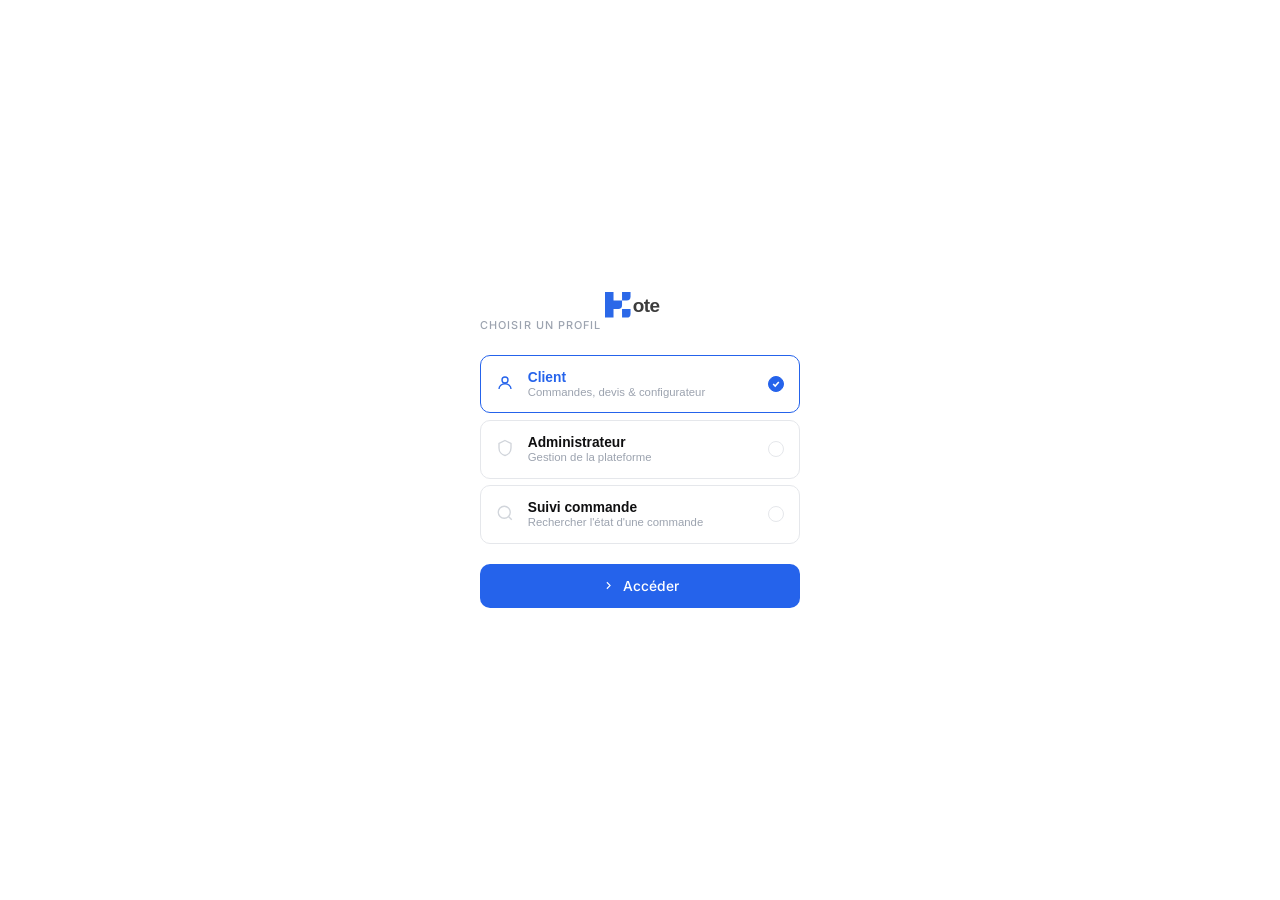
<file: index.html>
<!DOCTYPE html>
<html lang="fr">
<head>
  <meta charset="UTF-8"/>
  <meta name="viewport" content="width=device-width,initial-scale=1"/>
  <title>Kote</title>
  <link href="https://fonts.googleapis.com/css2?family=Inter:wght@300;400;500;600&display=swap" rel="stylesheet"/>
  <style>
    *,*::before,*::after{box-sizing:border-box;margin:0;padding:0}
    :root{--blue:#2563EB;--text:#0f0f10;--sub:#9ca3af;--border:#e5e7eb;--bg:#ffffff;--hover:#f9fafb;--muted:#f3f4f6;--red:#ef4444}
    html,body{height:100%;background:var(--bg);font-family:'Inter',sans-serif;color:var(--text);-webkit-font-smoothing:antialiased}
    body{display:flex;flex-direction:column;align-items:center;justify-content:center;min-height:100vh;padding:2rem}

    .logo{height:26px;width:auto;margin-bottom:3rem;opacity:0;animation:up .4s ease forwards}

    .wrap{width:100%;max-width:320px;opacity:0;animation:up .4s ease .1s forwards}
    .eyebrow{font-size:.68rem;font-weight:500;letter-spacing:.1em;text-transform:uppercase;color:var(--sub);margin-bottom:1.4rem}

    /* options */
    .options{display:flex;flex-direction:column;gap:.4rem;margin-bottom:1.25rem}
    .option{display:flex;align-items:center;gap:.85rem;padding:.9rem .95rem;border:1px solid var(--border);border-radius:10px;background:var(--bg);cursor:pointer;transition:background .12s,border-color .12s;width:100%;text-align:left;-webkit-tap-highlight-color:transparent}
    .option:hover,.option:active{background:var(--hover)}
    .option.active{border-color:var(--blue)}
    .option.active .opt-icon{color:var(--blue)}
    .option.active .opt-name{color:var(--blue)}
    .opt-icon{color:#d1d5db;transition:color .12s;flex-shrink:0}
    .opt-body{flex:1;min-width:0}
    .opt-name{font-size:.86rem;font-weight:600;color:var(--text);transition:color .12s;display:block}
    .opt-desc{font-size:.71rem;color:var(--sub);margin-top:1px;display:block}
    .opt-check{width:16px;height:16px;border-radius:50%;border:1.5px solid var(--border);flex-shrink:0;transition:all .12s;display:flex;align-items:center;justify-content:center}
    .option.active .opt-check{background:var(--blue);border-color:var(--blue)}
    .opt-check svg{display:none}
    .option.active .opt-check svg{display:block}

    /* collapsible panels */
    .panel{overflow:hidden;max-height:0;transition:max-height .26s ease,margin-bottom .26s ease;margin-bottom:0}
    .panel.open{max-height:200px;margin-bottom:1.25rem}

    /* password */
    .pw-inner{position:relative}
    .pw-inp{width:100%;border:1px solid var(--border);border-radius:9px;padding:.82rem 2.8rem .82rem 1rem;font-size:.88rem;font-family:'Inter',sans-serif;color:var(--text);background:var(--bg);outline:none;transition:border-color .14s;letter-spacing:.06em}
    .pw-inp::placeholder{letter-spacing:.02em;color:#d1d5db}
    .pw-inp:focus{border-color:var(--blue)}
    .pw-inp.err{border-color:var(--red);animation:shake .26s ease}
    .pw-toggle{position:absolute;right:.85rem;top:50%;transform:translateY(-50%);background:none;border:none;cursor:pointer;color:#d1d5db;padding:0;line-height:1;transition:color .12s}
    .pw-toggle:hover{color:var(--sub)}
    .pw-hint{display:flex;align-items:center;gap:.35rem;font-size:.67rem;color:var(--sub);margin-top:.5rem;line-height:1.4}
    .pw-hint svg{width:11px;height:11px;flex-shrink:0;color:#d1d5db}
    .pw-hint code{background:var(--muted);border-radius:4px;padding:1px 5px;font-size:.65rem;letter-spacing:.04em;font-family:'Courier New',monospace;color:#374151}
    .err-msg{font-size:.7rem;color:var(--red);margin-top:.4rem;display:none}
    .err-msg.show{display:block}

    /* tracking panel */
    .trk-row{display:flex;gap:.35rem}
    .trk-inp{flex:1;border:1px solid var(--border);border-radius:8px;padding:.7rem .85rem;font-family:inherit;font-size:.84rem;color:var(--text);background:var(--bg);outline:none;transition:border-color .14s;text-transform:uppercase;letter-spacing:.05em;-webkit-text-size-adjust:100%}
    .trk-inp::placeholder{text-transform:none;letter-spacing:0;color:#d1d5db}
    .trk-inp:focus{border-color:var(--blue)}
    .trk-sbtn{padding:.7rem .95rem;background:var(--blue);color:#fff;border:none;border-radius:8px;font-family:inherit;font-size:.79rem;font-weight:500;cursor:pointer;transition:opacity .14s;display:flex;align-items:center;gap:.35rem;white-space:nowrap;min-height:42px}
    .trk-sbtn:hover{opacity:.88}
    .trk-sbtn:disabled{opacity:.4;cursor:not-allowed}
    .trk-sbtn svg{width:12px;height:12px;flex-shrink:0}
    .trk-fmt{font-size:.67rem;color:var(--sub);margin-top:.4rem}
    .trk-fmt b{color:#6b7280;font-weight:500}
    .trk-err{display:none;padding:.55rem .75rem;border:1px solid #fecaca;border-radius:7px;font-size:.72rem;color:var(--red);background:#fef2f2;margin-top:.55rem;align-items:flex-start;gap:.35rem}
    .trk-err.on{display:flex}
    .trk-err svg{width:12px;height:12px;flex-shrink:0;margin-top:.5px}
    .trk-spin{display:none;justify-content:center;align-items:center;gap:.35rem;padding:.8rem 0;font-size:.7rem;color:var(--sub)}
    .trk-spin.on{display:flex}
    @keyframes spin{to{transform:rotate(360deg)}}
    .trk-spin svg{animation:spin .8s linear infinite}
    .trk-full{display:block;text-align:center;margin-top:.6rem;font-size:.69rem;color:var(--sub);text-decoration:none}
    .trk-full:hover{color:var(--blue)}

    /* main button */
    .btn{width:100%;padding:.82rem;background:var(--blue);color:#fff;border:none;border-radius:10px;font-family:'Inter',sans-serif;font-size:.86rem;font-weight:500;cursor:pointer;transition:opacity .14s;display:flex;align-items:center;justify-content:center;gap:.5rem;min-height:44px}
    .btn:hover{opacity:.88}

    /* overlay result sheet */
    .overlay{display:none;position:fixed;inset:0;background:rgba(0,0,0,.4);backdrop-filter:blur(3px);z-index:100;align-items:flex-end;justify-content:center;padding:.75rem}
    .overlay.on{display:flex}
    .sheet{background:#fff;border-radius:14px 14px 10px 10px;width:100%;max-width:400px;max-height:88vh;overflow-y:auto;box-shadow:0 20px 60px rgba(0,0,0,.22);animation:sheetUp .2s ease}
    @keyframes sheetUp{from{transform:translateY(16px);opacity:0}to{transform:translateY(0);opacity:1}}
    .sheet-hdr{display:flex;align-items:center;justify-content:space-between;padding:.85rem 1.1rem .5rem;border-bottom:1px solid var(--border);position:sticky;top:0;background:#fff;z-index:1}
    .sheet-ttl{font-size:.78rem;font-weight:600;color:var(--text)}
    .sheet-close{background:none;border:none;cursor:pointer;color:var(--sub);width:26px;height:26px;display:flex;align-items:center;justify-content:center;border-radius:5px;transition:background .12s;padding:0}
    .sheet-close:hover{background:var(--muted);color:var(--text)}
    .sheet-close svg{width:14px;height:14px}

    /* inline result styles (used inside the sheet) */
    .tk-card-hdr{padding:1rem 1.1rem .85rem;display:flex;align-items:flex-start;justify-content:space-between;gap:.7rem;border-bottom:1px solid var(--border)}
    .tk-label{font-size:.6rem;font-weight:500;color:var(--sub);text-transform:uppercase;letter-spacing:.07em;margin-bottom:.22rem}
    .tk-ref{font-size:.95rem;font-weight:600;color:var(--text);font-family:'Courier New',monospace;letter-spacing:.06em;line-height:1}
    .tk-date{font-size:.67rem;color:var(--sub);margin-top:.26rem}
    .tk-badge{display:inline-flex;align-items:center;font-size:.65rem;font-weight:600;padding:.24rem .65rem;border-radius:20px;border:1px solid;white-space:nowrap}
    .tk-timeline{padding:.9rem 1.1rem;display:flex;flex-direction:column;border-bottom:1px solid var(--border)}
    .tk-step{display:flex;gap:.6rem;align-items:flex-start}
    .tk-step-node{display:flex;flex-direction:column;align-items:center;flex-shrink:0}
    .tk-step-dot{width:17px;height:17px;border-radius:50%;border:1.5px solid var(--border);background:#fff;display:flex;align-items:center;justify-content:center;flex-shrink:0;color:#d1d5db;z-index:1}
    .tk-step-line{width:1px;background:var(--border);flex:1;min-height:14px;margin:2px 0}
    .tk-done .tk-step-dot{background:#059669;border-color:#059669;color:#fff}
    .tk-done .tk-step-line{background:#bbf7d0}
    .tk-active .tk-step-dot{background:#2563eb;border-color:#2563eb;color:#fff}
    .tk-step-body{padding-bottom:12px;flex:1}
    .tk-step:last-child .tk-step-body{padding-bottom:0}
    .tk-step-lbl{font-size:.77rem;font-weight:500;color:var(--sub);padding-top:.05rem}
    .tk-done .tk-step-lbl,.tk-active .tk-step-lbl{color:var(--text)}
    .tk-active .tk-step-lbl{font-weight:600}
    .tk-step-sub{font-size:.67rem;color:var(--sub);margin-top:.18rem;line-height:1.4}
    .tk-section-lbl{padding:.7rem 1.1rem .3rem;font-size:.6rem;font-weight:500;color:var(--sub);text-transform:uppercase;letter-spacing:.07em}
    .tk-items{border-bottom:1px solid var(--border)}
    .tk-item{display:flex;align-items:baseline;justify-content:space-between;gap:.7rem;padding:.5rem 1.1rem;border-bottom:1px solid var(--border);font-size:.77rem}
    .tk-item:last-child{border-bottom:none}
    .tk-item-l{display:flex;flex-direction:column;gap:.08rem;min-width:0}
    .tk-item-name{font-weight:500;color:var(--text)}
    .tk-item-specs{font-size:.65rem;color:var(--sub)}
    .tk-item-qty{font-weight:600;color:var(--text);white-space:nowrap;flex-shrink:0;font-size:.72rem}
    .tk-totals{padding:.75rem 1.1rem;border-bottom:1px solid var(--border);display:flex;flex-direction:column;gap:.24rem}
    .tk-trow{display:flex;justify-content:space-between;align-items:baseline;font-size:.77rem;color:var(--sub)}
    .tk-trow-sub{font-size:.7rem}
    .tk-trow-ttc{font-size:.86rem;font-weight:600;color:var(--text);border-top:1px solid var(--border);margin-top:.26rem;padding-top:.44rem}
    .tk-actions{padding:.7rem 1.1rem;display:flex;gap:.4rem}
    .tk-act-btn{display:flex;align-items:center;gap:.4rem;padding:.6rem .9rem;border:1px solid var(--border);border-radius:7px;font-family:inherit;font-size:.75rem;font-weight:500;color:var(--sub);background:#fff;cursor:pointer;transition:all .14s;min-height:42px}
    .tk-act-btn:hover{border-color:#9ca3af;color:var(--text)}
    .tk-act-btn svg{width:11px;height:11px;flex-shrink:0}

    @keyframes up{from{opacity:0;transform:translateY(7px)}to{opacity:1;transform:translateY(0)}}
    @keyframes shake{0%,100%{transform:translateX(0)}25%{transform:translateX(-4px)}75%{transform:translateX(4px)}}
    @media(max-width:380px){body{padding:1.5rem}.wrap{max-width:100%}.trk-row{flex-direction:column}.trk-sbtn{justify-content:center}}
  </style>
</head>
<body>

  <svg xmlns="http://www.w3.org/2000/svg" viewBox="0 0 200 74" style="height:26px;width:auto">
  <g transform="translate(0,-1) scale(0.598)">
    <path fill="#2b68e8" d="M40.54,1.62H0V123.26H40.54V82.71H62.85A18.24,18.24,0,0,0,81.09,64.47V42.17H40.54Z"/>
    <path fill="#2b68e8" d="M81.09,1.62V42.17h22A18.57,18.57,0,0,0,121.63,23.6v-22Z"/>
    <path fill="#2b68e8" d="M81.09,123.26h22a18.57,18.57,0,0,0,18.57-18.57v-22H81.09Z"/>
  </g>
  <text x="79" y="57" font-family="Arial,Helvetica,sans-serif" font-weight="900" font-size="54" fill="#3c3c3c" letter-spacing="-1.5">ote</text>
</svg>

  <div class="wrap">
    <div class="eyebrow">Choisir un profil</div>

    <div class="options">
      <button class="option active" id="optClient" onclick="sel('client')">
        <span class="opt-icon"><svg width="18" height="18" viewBox="0 0 24 24" fill="none" stroke="currentColor" stroke-width="1.8"><circle cx="12" cy="8" r="4"/><path d="M4 20c0-4 3.6-7 8-7s8 3 8 7"/></svg></span>
        <span class="opt-body"><span class="opt-name">Client</span><span class="opt-desc">Commandes, devis &amp; configurateur</span></span>
        <span class="opt-check"><svg width="8" height="8" viewBox="0 0 10 10" fill="none" stroke="#fff" stroke-width="2"><polyline points="1.5,5 4,7.5 8.5,2.5"/></svg></span>
      </button>
      <button class="option" id="optAdmin" onclick="sel('admin')">
        <span class="opt-icon"><svg width="18" height="18" viewBox="0 0 24 24" fill="none" stroke="currentColor" stroke-width="1.8"><path d="M12 2l8 4v6c0 5-3.5 9-8 10-4.5-1-8-5-8-10V6z"/></svg></span>
        <span class="opt-body"><span class="opt-name">Administrateur</span><span class="opt-desc">Gestion de la plateforme</span></span>
        <span class="opt-check"><svg width="8" height="8" viewBox="0 0 10 10" fill="none" stroke="#fff" stroke-width="2"><polyline points="1.5,5 4,7.5 8.5,2.5"/></svg></span>
      </button>
      <button class="option" id="optTrack" onclick="sel('track')">
        <span class="opt-icon"><svg width="18" height="18" viewBox="0 0 24 24" fill="none" stroke="currentColor" stroke-width="1.8"><circle cx="11" cy="11" r="8"/><path d="M21 21l-4.35-4.35"/></svg></span>
        <span class="opt-body"><span class="opt-name">Suivi commande</span><span class="opt-desc">Rechercher l'état d'une commande</span></span>
        <span class="opt-check"><svg width="8" height="8" viewBox="0 0 10 10" fill="none" stroke="#fff" stroke-width="2"><polyline points="1.5,5 4,7.5 8.5,2.5"/></svg></span>
      </button>
    </div>

    <!-- Admin password panel -->
    <div class="panel" id="pwPanel">
      <div class="pw-inner">
        <input class="pw-inp" type="password" id="pwInput" placeholder="Mot de passe"
          onkeydown="if(event.key==='Enter')go()" oninput="clearErr()" autocomplete="current-password"/>
        <button class="pw-toggle" onclick="togglePw()" tabindex="-1">
          <svg width="15" height="15" viewBox="0 0 24 24" fill="none" stroke="currentColor" stroke-width="1.8"><path d="M1 12s4-7 11-7 11 7 11 7-4 7-11 7S1 12 1 12z"/><circle cx="12" cy="12" r="3"/></svg>
        </button>
      </div>
      <div class="err-msg" id="errMsg">Mot de passe incorrect.</div>
      <div class="pw-hint">
        <svg viewBox="0 0 24 24" fill="none" stroke="currentColor" stroke-width="2"><circle cx="12" cy="12" r="10"/><line x1="12" y1="8" x2="12" y2="12"/><line x1="12" y1="16" x2="12.01" y2="16"/></svg>
        Usage temporaire — indice : <code>admin</code>
      </div>
    </div>

    <!-- Tracking panel -->
    <div class="panel" id="trkPanel">
      <div>
        <div class="trk-row">
          <input class="trk-inp" id="idxInp" type="text" placeholder="Réf. commande"
            autocomplete="off" autocapitalize="characters"
            onkeydown="if(event.key==='Enter')idxSearch()">
          <button class="trk-sbtn" id="idxBtn" onclick="idxSearch()">
            <svg viewBox="0 0 24 24" fill="none" stroke="currentColor" stroke-width="2"><circle cx="11" cy="11" r="8"/><path d="M21 21l-4.35-4.35"/></svg>
            Chercher
          </button>
        </div>
        <div class="trk-fmt">Format : <b>KTE-XXXXXX</b></div>
        <div class="trk-err" id="idxErr">
          <svg viewBox="0 0 24 24" fill="none" stroke="currentColor" stroke-width="2"><circle cx="12" cy="12" r="10"/><line x1="12" y1="8" x2="12" y2="12"/><line x1="12" y1="16" x2="12.01" y2="16"/></svg>
          <span id="idxErrMsg">Introuvable.</span>
        </div>
        <div class="trk-spin" id="idxSpin">
          <svg viewBox="0 0 24 24" fill="none" stroke="currentColor" stroke-width="1.5" width="13" height="13" style="opacity:.35"><path d="M21 12a9 9 0 11-6.219-8.56"/></svg>
          Recherche…
        </div>
        <a href="tracking.html" class="trk-full">Ouvrir la page dédiée →</a>
      </div>
    </div>

    <button class="btn" id="btnGo" onclick="go()">
      <svg width="13" height="13" viewBox="0 0 24 24" fill="none" stroke="currentColor" stroke-width="2"><polyline points="9 18 15 12 9 6"/></svg>
      <span id="btnLabel">Accéder</span>
    </button>
  </div>

  <!-- Result overlay -->
  <div class="overlay" id="overlay" onclick="if(event.target===this)closeSheet()">
    <div class="sheet">
      <div class="sheet-hdr">
        <div class="sheet-ttl" id="sheetTitle">Suivi de commande</div>
        <button class="sheet-close" onclick="closeSheet()">
          <svg viewBox="0 0 24 24" fill="none" stroke="currentColor" stroke-width="2"><path d="M18 6L6 18M6 6l12 12"/></svg>
        </button>
      </div>
      <div id="sheetBody"></div>
    </div>
  </div>

<script src="js/config.js"></script>
<script>
  const PW = 'admin';
  let role = 'client';

  function sel(r) {
    role = r;
    ['client','admin','track'].forEach(k => {
      const id = 'opt' + k.charAt(0).toUpperCase() + k.slice(1);
      document.getElementById(id).classList.toggle('active', r===k);
    });
    document.getElementById('pwPanel').classList.toggle('open',  r==='admin');
    document.getElementById('trkPanel').classList.toggle('open', r==='track');
    document.getElementById('btnGo').style.display = r==='track' ? 'none' : 'flex';
    clearErr();
    if (r==='admin') setTimeout(()=>document.getElementById('pwInput').focus(), 290);
    if (r==='track') setTimeout(()=>document.getElementById('idxInp').focus(), 290);
  }

  function go() {
    if (role==='client') { location.href='client.html'; return; }
    const inp = document.getElementById('pwInput');
    if (inp.value===PW) { location.href='admin.html'; return; }
    inp.classList.add('err');
    document.getElementById('errMsg').classList.add('show');
    inp.value='';
    setTimeout(()=>inp.classList.remove('err'),280);
    inp.focus();
  }

  function clearErr() {
    document.getElementById('pwInput').classList.remove('err');
    document.getElementById('errMsg').classList.remove('show');
  }

  function togglePw() {
    const i = document.getElementById('pwInput');
    i.type = i.type==='password'?'text':'password';
  }

  /* ── Tracking (inline, self-contained) ── */
  const SUPA_URL = window.SUPABASE_URL||'';
  const SUPA_KEY = window.SUPABASE_ANON_KEY||'';

  const ST = {
    nouveau:{label:'Nouveau',dot:'#f59e0b'},en_cours:{label:'En cours',dot:'#2563eb'},
    en_impression:{label:'Impression',dot:'#7c3aed'},finition:{label:'Finition',dot:'#0891b2'},
    pret:{label:'Prêt',dot:'#16a34a'},livre:{label:'Livré',dot:'#059669'},annule:{label:'Annulé',dot:'#ef4444'}
  };
  const STEPS=[
    {key:['nouveau','en_cours','en_impression','finition','pret','livre'],label:'Commande reçue',sub:'Enregistrée et confirmée.'},
    {key:['en_cours','en_impression','finition','pret','livre'],label:'En traitement',sub:'Votre dossier est en préparation.'},
    {key:['en_impression','finition','pret','livre'],label:'En impression',sub:"Vos fichiers sont en cours d'impression."},
    {key:['finition','pret','livre'],label:'Finition',sub:'Découpe, pelliculage ou façonnage.'},
    {key:['pret','livre'],label:'Prêt',sub:'Votre commande est prête.'},
    {key:['livre'],label:'Livré · Terminé',sub:'Commande remise. Merci pour votre confiance.'}
  ];
  const fmtN=n=>(n||0).toLocaleString('fr-FR');
  const fmt=n=>(n||0).toLocaleString('fr-MA',{minimumFractionDigits:2,maximumFractionDigits:2});

  async function fetchOrder(ref){
    if(!SUPA_URL||!SUPA_KEY) throw new Error('Config manquante');
    const r=await fetch(`${SUPA_URL}/rest/v1/kote_orders?ref=eq.${encodeURIComponent(ref)}&select=*&limit=1`,{headers:{apikey:SUPA_KEY,Authorization:'Bearer '+SUPA_KEY}});
    if(!r.ok) throw new Error('HTTP '+r.status);
    const rows=await r.json();
    return rows.length?rows[0]:null;
  }

  function buildHTML(ord,resetFn){
    const p=ord.payload||{},items=p.items||[];
    const ttc=ord.total_ttc||Math.round((ord.total_ht||0)*1.2*100)/100;
    const del=p.totals?.del||0,st=ST[ord.status||'nouveau']||ST.nouveau;
    const ann=ord.status==='annule';
    const d=ord.created_at?new Date(ord.created_at).toLocaleDateString('fr-MA',{day:'2-digit',month:'long',year:'numeric'}):'—';
    const stepsH=STEPS.map((s,i)=>{
      const done=!ann&&s.key.includes(ord.status||'nouveau');
      const active=done&&(i===STEPS.length-1||!STEPS[i+1].key.includes(ord.status||'nouveau'));
      const last=i===STEPS.length-1,cls=active?'tk-active':done?'tk-done':'';
      return `<div class="tk-step ${cls}"><div class="tk-step-node"><div class="tk-step-dot"><svg viewBox="0 0 24 24" fill="none" stroke="currentColor" stroke-width="2.5" width="8" height="8">${done?'<polyline points="4 12 9 17 20 7"/>':`<circle cx="12" cy="12" r="1.5" fill="currentColor"/>`}</svg></div>${!last?'<div class="tk-step-line"></div>':''}</div><div class="tk-step-body"><div class="tk-step-lbl">${s.label}</div>${active?`<div class="tk-step-sub">${s.sub}</div>`:''}</div></div>`;
    }).join('');
    const annH=ann?`<div class="tk-step"><div class="tk-step-node"><div class="tk-step-dot" style="background:#ef4444;border-color:#ef4444;color:#fff"><svg viewBox="0 0 24 24" fill="none" stroke="currentColor" stroke-width="2.5" width="8" height="8"><path d="M18 6L6 18M6 6l12 12"/></svg></div></div><div class="tk-step-body"><div class="tk-step-lbl" style="color:#ef4444">Annulée</div><div class="tk-step-sub">Contactez-nous.</div></div></div>`:'';
    const iH=items.map(i=>`<div class="tk-item"><div class="tk-item-l"><span class="tk-item-name">${i.prodName}</span>${i.specs?`<span class="tk-item-specs">${i.specs}</span>`:''}</div><span class="tk-item-qty">${fmtN(i.quantity)} ex.</span></div>`).join('');
    return `<div class="tk-card-hdr"><div><div class="tk-label">Référence</div><div class="tk-ref">${ord.ref}</div><div class="tk-date">${d}</div></div><div style="display:flex;flex-direction:column;align-items:flex-end;gap:.3rem"><div class="tk-badge" style="color:${st.dot};background:${st.dot}18;border-color:${st.dot}35"><span style="display:inline-block;width:5px;height:5px;border-radius:50%;background:${st.dot};margin-right:5px;vertical-align:middle"></span>${st.label}</div><div style="font-size:.64rem;color:#9ca3af">${del>0?'<span style="color:#0891b2">Livraison</span>':'Retrait boutique'}</div></div></div><div class="tk-timeline">${stepsH}${annH}</div>${items.length?`<div class="tk-section-lbl">Produits</div><div class="tk-items">${iH}</div>`:''}<div class="tk-totals"><div class="tk-trow"><span>Sous-total HT</span><span>${fmt(ord.total_ht)} DH</span></div>${del>0?`<div class="tk-trow tk-trow-sub"><span>Livraison</span><span>+${fmt(del)} DH</span></div>`:''}<div class="tk-trow tk-trow-sub"><span>TVA 20%</span><span>${fmt(ttc-(ord.total_ht||0))} DH</span></div><div class="tk-trow tk-trow-ttc"><span>Total TTC</span><span>${fmt(ttc)} DH</span></div></div><div class="tk-actions"><button class="tk-act-btn" onclick="${resetFn}"><svg viewBox="0 0 24 24" fill="none" stroke="currentColor" stroke-width="2" width="11" height="11"><circle cx="11" cy="11" r="8"/><path d="M21 21l-4.35-4.35"/></svg>Nouvelle recherche</button></div>`;
  }

  async function idxSearch(){
    const ref=document.getElementById('idxInp').value.trim().toUpperCase();
    if(!ref){document.getElementById('idxInp').focus();return;}
    const btn=document.getElementById('idxBtn'),spin=document.getElementById('idxSpin'),err=document.getElementById('idxErr');
    err.className='trk-err'; btn.disabled=true; spin.className='trk-spin on';
    try{
      const ord=await fetchOrder(ref);
      if(!ord){
        document.getElementById('idxErrMsg').innerHTML='<b>'+ref+'</b> introuvable.';
        err.className='trk-err on';
      } else {
        document.getElementById('sheetTitle').textContent='Commande '+ord.ref;
        document.getElementById('sheetBody').innerHTML=buildHTML(ord,'closeSheet()');
        document.getElementById('overlay').className='overlay on';
      }
    } catch(e){
      document.getElementById('idxErrMsg').textContent='Erreur : '+e.message;
      err.className='trk-err on';
    } finally{
      btn.disabled=false; spin.className='trk-spin';
    }
  }

  function closeSheet(){
    document.getElementById('overlay').className='overlay';
    document.getElementById('sheetBody').innerHTML='';
    document.getElementById('idxInp').value='';
    document.getElementById('idxErr').className='trk-err';
  }
</script>
</body>
</html>
</file>
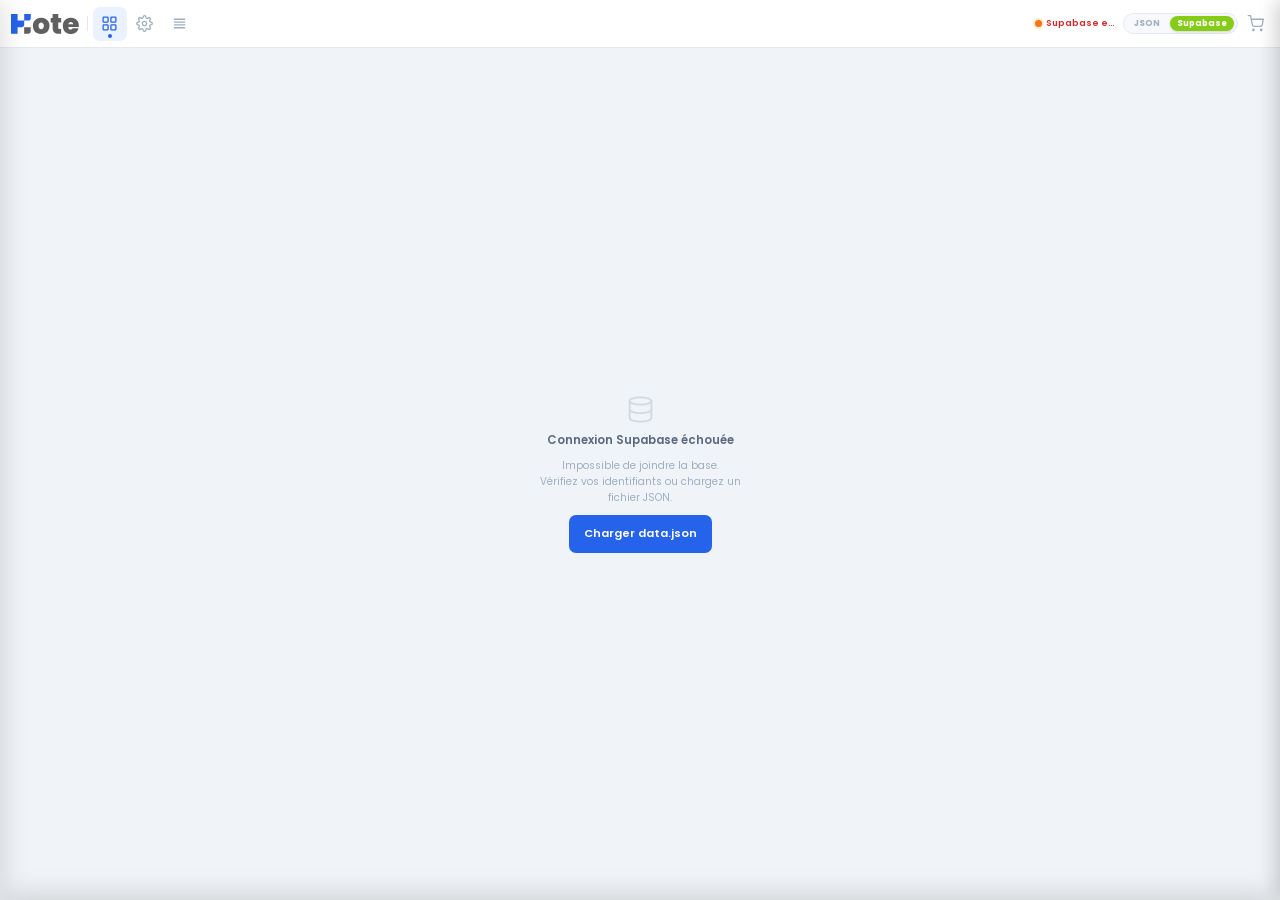
<file: admin.html>
<!DOCTYPE html>
<html lang="fr">
<head>
<meta charset="UTF-8">
<meta name="viewport" content="width=device-width,initial-scale=1">
<title>Kote · Admin</title>

<!-- PWA -->
<link rel="manifest" href="manifest.json">
<meta name="theme-color" content="#2563EB">
<meta name="mobile-web-app-capable" content="yes">
<meta name="apple-mobile-web-app-capable" content="yes">
<meta name="apple-mobile-web-app-status-bar-style" content="default">
<meta name="apple-mobile-web-app-title" content="Kote">
<link rel="apple-touch-icon" href="icons/icon-192.png">

<link href="https://fonts.googleapis.com/css2?family=Poppins:wght@400;500;600;700&display=swap" rel="stylesheet">
<link rel="stylesheet" href="css/style.css">

<style>
/* ══ PROVIDER DASHBOARD — scoped to provider.html ════════════ */

/* Main view container */
#vDash {
  flex: 1; overflow-y: auto; display: flex; flex-direction: column;
  padding: 1.25rem 1.4rem; gap: 0; background: var(--bg);
}
@media(max-width:640px){
  #vDash { padding: .75rem .75rem 1rem; }
  .dash-kpi { gap: .4rem; }
  .kpi-period-row { gap: .3rem; }
  .kpi-period-pills { flex-wrap: wrap; gap: 3px; }
  .kpi-period-lbl { display: none; }
  .dash-result-info { font-size: .58rem; }
  .dash-ord-hdr { padding: .5rem .65rem; }
  .dash-body-footer { flex-direction: column; gap: .4rem; }
  .dash-action-btns { flex-wrap: wrap; }
}

/* Loading / error state */
.dash-loading {
  flex: 1; display: flex; flex-direction: column; align-items: center;
  justify-content: center; gap: .5rem;
  font-size: .72rem; color: var(--t3); padding: 3rem 1rem;
}

/* Stats / KPI panel */
.dash-stats { display: none; }

/* ── KPI panel ── */
.dash-kpi { display: flex; flex-direction: column; gap: .5rem; margin-bottom: 1rem; }

/* Period selector */
.kpi-period-row {
  display: flex; align-items: center; gap: .5rem; flex-wrap: wrap;
}
.kpi-period-pills { display: flex; gap: 3px; }
.kpi-pp {
  padding: 2px 9px; border-radius: var(--r); border: 1.5px solid var(--bd);
  background: var(--sf); font-family: inherit; font-size: .62rem; font-weight: 600;
  color: var(--t3); cursor: pointer; transition: all var(--ease); white-space: nowrap;
  line-height: 1.4;
}
.kpi-pp:hover { border-color: var(--bl); color: var(--bl); }
.kpi-pp.on { background: var(--bl); color: #fff; border-color: var(--bl); }
.kpi-range-row {
  display: flex; align-items: center; gap: 5px;
}
.kpi-date-inp {
  padding: 3px 7px; border: 1.5px solid var(--bd); border-radius: 6px;
  font-family: inherit; font-size: .63rem; color: var(--t1); background: var(--sf);
  cursor: pointer; transition: border-color var(--ease);
}
.kpi-date-inp:focus { border-color: var(--bl); outline: none; }
.kpi-range-sep { font-size: .7rem; color: var(--t3); }
.kpi-period-lbl {
  margin-left: auto; font-size: .6rem; color: var(--t3); font-weight: 600;
  white-space: nowrap;
}

/* Metric cards */
.kpi-cards {
  display: grid; grid-template-columns: repeat(4, 1fr); gap: .5rem;
}
@media(max-width:760px){
  .kpi-cards { grid-template-columns: repeat(2, 1fr); }
  .kpi-pipeline { overflow-x: auto; }
  .kpi-pipe-tiles { min-width: 420px; }
}
@media(max-width:440px){
  .kpi-cards { grid-template-columns: 1fr 1fr; gap: .35rem; }
  .kpi-card  { padding: .6rem .65rem; }
  .kpi-card-val { font-size: .95rem; }
}
.kpi-card {
  background: var(--sf); border: 1.5px solid var(--bd); border-radius: 10px;
  padding: .75rem .85rem; display: flex; align-items: flex-start; gap: .6rem;
  transition: box-shadow var(--ease), border-color var(--ease);
}
.kpi-card:hover { border-color: var(--bl-md); box-shadow: 0 2px 10px rgba(37,99,235,.07); }
.kpi-card-ico {
  width: 34px; height: 34px; border-radius: 9px;
  display: flex; align-items: center; justify-content: center; flex-shrink: 0;
}
.kpi-card-body { flex: 1; min-width: 0; }
.kpi-card-val {
  font-size: 1.15rem; font-weight: 800; color: var(--t1); letter-spacing: -.04em;
  line-height: 1.1; font-variant-numeric: tabular-nums;
  display: flex; align-items: baseline; gap: 5px; flex-wrap: wrap;
}
.kpi-unit { font-size: .62rem; font-weight: 600; color: var(--t3); letter-spacing: 0; }
.kpi-trend {
  font-size: .59rem; font-weight: 700; padding: 1px 6px; border-radius: 20px;
  display: inline-flex; align-items: center; gap: 2px;
}
.kpi-trend.up { background: #ecfdf5; color: #059669; }
.kpi-trend.dn { background: #fef2f2; color: #dc2626; }
.kpi-card-lbl { font-size: .63rem; font-weight: 700; color: var(--t2); margin-top: 3px; }
.kpi-card-sub { font-size: .57rem; color: var(--t3); margin-top: 1px; }

/* Pipeline tiles */
.kpi-pipeline {
  background: var(--sf); border: 1.5px solid var(--bd); border-radius: 10px;
  padding: .65rem .9rem .6rem;
}
.kpi-pipe-tiles {
  display: flex; align-items: stretch; gap: 0;
}
.kpi-tile {
  flex: 1; display: flex; flex-direction: column; align-items: center; gap: 3px;
  padding: .55rem .3rem .5rem; background: none; border: none; border-right: 1px solid var(--bd);
  cursor: pointer; transition: background var(--ease); font-family: inherit;
  border-radius: 0; overflow: hidden; position: relative;
}
.kpi-tile:first-child { border-radius: 6px 0 0 6px; }
.kpi-tile:last-child  { border-right: none; border-radius: 0 6px 6px 0; }
.kpi-tile:hover { background: var(--s2); }
/* Horizontal color bar — replaces the dot, sits at top of tile */
.kpi-tile-dot {
  width: 28px; height: 3px; border-radius: 2px; flex-shrink: 0; margin-bottom: 3px;
}
.kpi-tile-num {
  font-size: 1.3rem; font-weight: 900; letter-spacing: -.05em; line-height: 1;
  font-variant-numeric: tabular-nums;
}
.kpi-tile-lbl {
  font-size: .68rem; color: var(--t2); font-weight: 600;
  text-align: center; line-height: 1.2; letter-spacing: 0;
}

/* Pipeline proportional bar */
.kpi-bar {
  display: flex; border-radius: 5px; overflow: hidden; height: 8px; background: var(--bd);
}
.kpi-bar-seg {
  height: 100%; cursor: pointer; transition: filter .14s; flex-shrink: 0;
}
.kpi-bar-seg:hover { filter: brightness(.85); }

/* ── Tabs + search row ── */
.dash-header-row {
  display: flex; align-items: center; justify-content: space-between;
  border-bottom: 1.5px solid var(--bd); margin-bottom: .7rem; gap: .5rem;
  flex-wrap: wrap;
}
@media(max-width:560px){
  .dash-search-wrap { width: 100%; }
  .dash-tab-actions { width: 100%; justify-content: space-between; padding-bottom: .5rem; }
  .dash-tabs { overflow-x: auto; -webkit-overflow-scrolling: touch; scrollbar-width: none; }
  .dash-tabs::-webkit-scrollbar { display: none; }
}
.dash-tabs { display: flex; align-items: center; gap: .1rem; flex-shrink: 0; }
.dash-tab-btn {
  display: flex; align-items: center; gap: 4px;
  padding: .4rem .7rem .45rem; border: none; background: transparent;
  font-family: inherit; font-size: .7rem; font-weight: 600;
  color: var(--t3); cursor: pointer; border-bottom: 2px solid transparent;
  margin-bottom: -1.5px; transition: color var(--ease), border-color var(--ease); white-space: nowrap;
}
.dash-tab-btn:hover { color: var(--t2); }
.dash-tab-btn.on    { color: var(--bl); border-bottom-color: var(--bl); }
.dash-tab-count {
  background: var(--bd); color: var(--t2); font-size: .54rem; font-weight: 700;
  padding: 1px 5px; border-radius: 10px; min-width: 14px; text-align: center;
}
.dash-tab-btn.on .dash-tab-count { background: var(--bl-lt); color: var(--bl); }

.dash-tab-actions {
  display: flex; align-items: center; gap: .4rem; flex-shrink: 0; padding-bottom: 1.5px;
}

/* Search — pill style with subtle glow */
.dash-search-wrap {
  display: flex; align-items: center;
  background: var(--s2); border: 1.5px solid var(--bd);
  border-radius: 20px; overflow: hidden; transition: all var(--ease); width: 200px;
}
.dash-search-wrap:focus-within {
  border-color: var(--bl); background: #fff;
  box-shadow: 0 0 0 3px var(--bl-lt);
}
.dash-search-ico {
  width: 12px; height: 12px; color: var(--t3); margin: 0 8px 0 10px; flex-shrink: 0;
  transition: color var(--ease);
}
.dash-search-wrap:focus-within .dash-search-ico { color: var(--bl); }
.dash-search-inp {
  flex: 1; border: none; background: none; padding: 6px 0;
  font-family: inherit; font-size: .7rem; color: var(--t1); outline: none; min-width: 0;
}
.dash-search-inp::placeholder { color: var(--t3); }
.dash-search-clear {
  display: flex; align-items: center; background: none; border: none;
  padding: 0 10px; color: var(--t3); cursor: pointer; font-size: .72rem;
  transition: color var(--ease);
}
.dash-search-clear:hover { color: var(--rd); }

.dash-refresh-btn {
  background: none; border: 1.5px solid var(--bd); border-radius: 7px;
  padding: 5px 7px; cursor: pointer; color: var(--t3); display: flex;
  align-items: center; transition: all var(--ease); flex-shrink: 0;
}
.dash-refresh-btn:hover { border-color: var(--bl); color: var(--bl); }

.dash-result-info {
  font-size: .62rem; color: var(--t3); padding: 0 0 .35rem; font-weight: 600;
}

/* Content */
.dash-content { display: flex; flex-direction: column; gap: .4rem; }

/* Empty */
.dash-empty {
  display: flex; flex-direction: column; align-items: center; gap: .5rem;
  padding: 3rem 1rem; font-size: .75rem; color: var(--t2); text-align: center;
}

/* Order cards */
.dash-ord-card {
  background: var(--sf); border: 1.5px solid var(--bd);
  border-radius: 10px; overflow: hidden; transition: border-color var(--ease), box-shadow var(--ease);
}
.dash-ord-card:hover { border-color: var(--bl-md); box-shadow: 0 2px 8px rgba(37,99,235,.06); }
.dash-ord-card.open  { border-color: var(--bl); box-shadow: 0 2px 12px rgba(37,99,235,.1); }

.dash-ord-hdr {
  display: flex; align-items: flex-start; gap: .6rem;
  padding: .6rem .8rem; cursor: pointer; user-select: none;
  transition: background var(--ease);
}
.dash-ord-hdr:hover  { background: var(--s2); }
.dash-ord-hdr-l { flex: 1; min-width: 0; display: flex; flex-direction: column; gap: 3px; }
.dash-ord-hdr-r { display: flex; flex-direction: column; align-items: flex-end; gap: 2px; flex-shrink: 0; }
.dash-ord-ref   { font-size: .73rem; font-weight: 700; color: var(--t1);
                  display: flex; align-items: center; gap: 5px; }
.dash-ord-client{ font-size: .66rem; color: var(--t2); font-weight: 500; }
.dash-ord-chips { display: flex; gap: 4px; flex-wrap: wrap; margin-top: 1px; }
.dash-ord-total { font-size: .75rem; font-weight: 700; color: var(--bl); }
.dash-ord-ttc   { font-size: .59rem; color: var(--t3); }
.dash-ord-date  { font-size: .57rem; color: var(--t3); margin-top: 2px; }

.dash-st-badge {
  font-size: .55rem; font-weight: 700; padding: 2px 7px;
  border-radius: 10px; border: 1px solid; text-transform: capitalize; flex-shrink: 0;
}
.dash-item-chip {
  font-size: .58rem; font-weight: 600; color: var(--t2);
  background: var(--s2); border: 1px solid var(--bd);
  padding: 1px 7px; border-radius: 10px; white-space: nowrap;
  display: inline-flex; align-items: center;
}
.dash-item-more { color: var(--t3); }

.dash-chev {
  width: 14px; height: 14px; color: var(--t3); flex-shrink: 0;
  transition: transform .18s; margin-top: 2px;
}
.dash-ord-card.open .dash-chev { transform: rotate(180deg); }

/* Expanded body — single column */
.dash-ord-body {
  display: none; padding: .65rem .85rem .8rem;
  border-top: 1px solid var(--bd); background: var(--s2);
}
.dash-ord-card.open .dash-ord-body { display: block; }

.dash-section-lbl {
  font-size: .55rem; font-weight: 700; color: var(--t3);
  text-transform: uppercase; letter-spacing: .8px; margin-bottom: 5px;
}
.dash-client-grid { display: flex; flex-wrap: wrap; gap: 4px 16px; margin-bottom: 6px; }
.dash-client-item {
  display: flex; align-items: center; gap: 5px;
  font-size: .66rem; color: var(--t2);
}
.dash-client-note {
  font-size: .64rem; color: var(--am); background: #fffbeb;
  border: 1px solid #fde68a; border-radius: 5px;
  padding: 4px 8px; display: flex; align-items: center; gap: 5px; margin-top: 4px;
}
.dash-client-note svg { width: 10px; height: 10px; flex-shrink: 0; }

.dash-detail-items { display: flex; flex-direction: column; gap: 0; }
.dash-detail-row {
  display: flex; justify-content: space-between; align-items: flex-start; gap: .5rem;
  padding: .3rem 0; border-bottom: 1px solid var(--bd);
}
.dash-detail-row:last-child { border-bottom: none; }
.dash-detail-name { font-size: .67rem; font-weight: 600; color: var(--t1); }
.dash-detail-spec { font-size: .59rem; color: var(--t3); margin-top: 1px; }
.dash-detail-note { font-size: .59rem; color: var(--am); font-style: italic; }

.dash-totals-wrap { margin-top: 6px; border-top: 1px solid var(--bd); padding-top: 5px; }
.dash-totals-row {
  display: flex; justify-content: space-between; align-items: baseline;
  font-size: .66rem; padding: .18rem 0;
}
.dash-totals-ttc {
  font-size: .71rem; border-top: 1.5px solid var(--bd);
  margin-top: .2rem; padding-top: .3rem; font-weight: 700;
}

/* Card footer: status pills + action buttons */
.dash-body-footer {
  display: flex; align-items: flex-start; justify-content: space-between;
  gap: .6rem; margin-top: .7rem; padding-top: .6rem;
  border-top: 1px solid var(--bd); flex-wrap: wrap;
}
.dash-st-pills { display: flex; flex-wrap: wrap; gap: 4px; }
.dash-st-pill {
  font-size: .57rem; font-weight: 700; padding: 1px 7px;
  border-radius: var(--r); border: 1.5px solid var(--bd); cursor: pointer;
  background: var(--sf); color: var(--t3); transition: all var(--ease);
  font-family: inherit; white-space: nowrap; line-height: 1.5;
}
.dash-st-pill:hover { border-color: var(--t2); color: var(--t2); }
.dash-st-pill.act { font-weight: 800; }

.dash-action-btns { display: flex; gap: .35rem; flex-wrap: wrap; }
.dash-act-btn {
  display: flex; align-items: center; gap: 4px;
  padding: 5px 9px; border-radius: 6px; border: 1.5px solid var(--bd);
  font-family: inherit; font-size: .62rem; font-weight: 700; cursor: pointer;
  background: var(--sf); color: var(--t2); transition: all var(--ease);
}
.dash-act-btn svg { width: 11px; height: 11px; flex-shrink: 0; }
.dash-act-pdf { color: var(--bl); border-color: var(--bl-md); background: var(--bl-lt); }
.dash-act-pdf:hover { background: #dbeafe; }
.dash-act-wa  { color: #16a34a; border-color: #bbf7d0; background: #f0fdf4; }
.dash-act-wa:hover { background: #dcfce7; }
.dash-act-mail { color: #7c3aed; border-color: #ddd6fe; background: #f5f3ff; }
.dash-act-mail:hover { background: #ede9fe; }
.dash-act-mail.disabled { opacity:.4; cursor:not-allowed; pointer-events:none; }

/* Clients tab */
.dash-clients-list { display: flex; flex-direction: column; gap: .4rem; }
.dash-cli-card {
  display: flex; align-items: center; gap: .7rem;
  background: var(--sf); border: 1.5px solid var(--bd);
  border-radius: 9px; padding: .6rem .8rem;
  transition: border-color var(--ease);
}
.dash-cli-card:hover { border-color: var(--bl-md); }
.dash-cli-avatar {
  width: 34px; height: 34px; border-radius: 50%;
  background: var(--bl-lt); color: var(--bl); font-size: .82rem;
  font-weight: 700; display: flex; align-items: center; justify-content: center; flex-shrink: 0;
}
.dash-cli-info  { flex: 1; min-width: 0; }
.dash-cli-name  { font-size: .74rem; font-weight: 700; color: var(--t1); }
.dash-cli-meta  { display: flex; gap: 8px; flex-wrap: wrap; margin-top: 2px; }
.dash-cli-meta span { font-size: .62rem; color: var(--t3); }
.dash-cli-adr   { font-size: .6rem; color: var(--t3); margin-top: 2px; }
.dash-cli-wa {
  width: 30px; height: 30px; border-radius: 7px; background: #f0fdf4;
  border: 1.5px solid #bbf7d0; color: #16a34a; display: flex;
  align-items: center; justify-content: center; text-decoration: none;
  flex-shrink: 0; transition: background var(--ease);
}
.dash-cli-wa:hover { background: #dcfce7; }
.dash-cli-wa svg { width: 14px; height: 14px; }

/* Sidebar home button */
.sb-home-btn {
  display: flex; align-items: center; gap: 7px;
  padding: .45rem .7rem; margin: .5rem .55rem .2rem;
  border-radius: 7px; border: 1.5px solid var(--bd);
  background: var(--sf); font-family: inherit; font-size: .71rem;
  font-weight: 600; color: var(--t2); cursor: pointer;
  transition: all var(--ease); width: calc(100% - 1.1rem);
}
.sb-home-btn svg { width: 13px; height: 13px; color: var(--t3); flex-shrink: 0; }
.sb-home-btn:hover { border-color: var(--bl); color: var(--bl); }
.sb-home-btn:hover svg { color: var(--bl); }
.sb-home-btn.on { background: var(--bl-lt); border-color: var(--bl-md); color: var(--bl); }
.sb-home-btn.on svg { color: var(--bl); }

</style>
</head>
<body>

<!-- ══ ADMIN TOOLBAR ══════════════════════════════════════ -->
<div class="adm-tb" id="admTb">
  <!-- Logo -->
  <div class="adm-tb-logo">
    <svg xmlns="http://www.w3.org/2000/svg" viewBox="0 0 394.5 116.2" style="height:20px;width:auto;display:block">
  <path fill="#2463EB" d="M115,0v24.1c0,7.9-6.4,14.2-14.2,14.2H76.7V0H115z M38.3,0H0v115h38.3V76.7h24.6c7.6,0,13.8-6.2,13.8-13.8V38.3H38.3V0z"/>
  <path fill="#606060" d="M100.1,114.5H76.5v-38h38v23.6C114.5,108.1,108.1,114.5,100.1,114.5z M175.2,116.2c9.2,0,17.5-1.9,24.9-5.8c7.4-3.8,13.1-9.4,17.4-16.6c4.2-7.2,6.3-15.6,6.3-25.1c0-9.6-2.1-17.9-6.3-25c-4.2-7.1-10-12.6-17.3-16.5c-7.3-3.8-15.6-5.8-24.8-5.8c-9.2,0-17.5,1.9-24.8,5.8c-7.3,3.8-13.1,9.3-17.3,16.5c-4.2,7.1-6.3,15.5-6.3,25c0,9.7,2.1,18.1,6.3,25.2c4.2,7.1,9.9,12.6,17.2,16.5C157.7,114.3,165.9,116.2,175.2,116.2z M175.2,88.2c-4.5,0-8.2-1.6-11-4.9c-2.9-3.3-4.3-8.1-4.3-14.5c0-6.3,1.5-11,4.4-14.3s6.6-4.9,11-4.9c4.4,0,8.1,1.6,11.1,4.9c3,3.3,4.5,8.1,4.5,14.3c0,6.3-1.5,11.1-4.5,14.4C183.4,86.5,179.7,88.2,175.2,88.2z M282.1,87.5c-2.7,0-4.7-0.5-5.8-1.6c-1.2-1.1-1.7-2.9-1.7-5.4v-31h16.8V22.6h-16.8V0.2H242v22.4h-11.4v26.8H242v30.5c0,23.4,11.8,35.1,35.4,35.1h14V87.5H282.1z M394.5,67.8c0-9.4-2-17.6-5.9-24.6c-4-7-9.4-12.3-16.5-16.1c-7-3.7-15.1-5.6-24.2-5.6c-9.2,0-17.4,1.9-24.5,5.8c-7.1,3.8-12.6,9.3-16.6,16.4c-4,7.1-5.9,15.5-5.9,25.1c0,9.7,2,18.1,6,25.2c4,7.1,9.6,12.6,16.6,16.5c7.1,3.8,15.2,5.8,24.3,5.8c7.6,0,14.5-1.4,20.8-4.3c6.3-2.9,11.4-6.8,15.6-11.8c4.1-5,6.9-10.7,8.3-17h-34.4c-2.3,4.8-6.2,7.2-11.5,7.2c-3.8,0-7-1.2-9.5-3.7c-2.5-2.5-3.9-6.2-4.2-11.3h61.1C394.4,72.8,394.5,70.3,394.5,67.8z M333.1,59.7c0.8-4.2,2.4-7.3,4.9-9.5c2.5-2.1,5.8-3.2,9.7-3.2c4,0,7.2,1.1,9.9,3.4c2.6,2.3,4,5.4,4,9.3H333.1z"/>
</svg>
  </div>

  <div class="adm-tb-sep"></div>

  <!-- Nav buttons -->
  <button class="adm-tb-navbtn on" id="admBtnDash" onclick="ADMIN.goToDash()" title="Dashboard">
    <svg viewBox="0 0 24 24" fill="none" stroke="currentColor" stroke-width="1.8"><rect x="3" y="3" width="7" height="7" rx="1"/><rect x="14" y="3" width="7" height="7" rx="1"/><rect x="3" y="14" width="7" height="7" rx="1"/><rect x="14" y="14" width="7" height="7" rx="1"/></svg>
  </button>
  <button class="adm-tb-navbtn" id="admBtnSettings" onclick="ADMIN.toggleNav()" title="Paramètres">
    <svg viewBox="0 0 24 24" fill="none" stroke="currentColor" stroke-width="1.8"><circle cx="12" cy="12" r="3"/><path d="M19.4 15a1.65 1.65 0 00.33 1.82l.06.06a2 2 0 010 2.83 2 2 0 01-2.83 0l-.06-.06a1.65 1.65 0 00-1.82-.33 1.65 1.65 0 00-1 1.51V21a2 2 0 01-4 0v-.09A1.65 1.65 0 009 19.4a1.65 1.65 0 00-1.82.33l-.06.06a2 2 0 01-2.83-2.83l.06-.06A1.65 1.65 0 004.68 15a1.65 1.65 0 00-1.51-1H3a2 2 0 010-4h.09A1.65 1.65 0 004.6 9a1.65 1.65 0 00-.33-1.82l-.06-.06a2 2 0 012.83-2.83l.06.06A1.65 1.65 0 009 4.68a1.65 1.65 0 001-1.51V3a2 2 0 014 0v.09a1.65 1.65 0 001 1.51 1.65 1.65 0 001.82-.33l.06-.06a2 2 0 012.83 2.83l-.06.06A1.65 1.65 0 0019.4 9a1.65 1.65 0 001.51 1H21a2 2 0 010 4h-.09a1.65 1.65 0 00-1.51 1z"/></svg>
  </button>
  <button class="adm-tb-navbtn" id="admBtnCat" onclick="ADMIN.goToProducts()" title="Catalogue">
    <svg viewBox="0 0 24 24" fill="none" stroke="currentColor" stroke-width="1.8"><path d="M4 6h16M4 10h16M4 14h16M4 18h16"/></svg>
  </button>

  <!-- Right: desktop = full status row; mobile = dot + cart only -->
  <div style="flex:1"></div>
  <!-- Desktop right panel -->
  <div class="adm-tb-r" id="admTbOverflow">
    <span class="adm-saved" id="admSaved"></span>
    <div class="adm-tb-db">
      <span class="sb-db-dot" id="dbDot"></span>
      <span class="sb-db-st" id="dbStatus" title="">—</span>
    </div>
    <div class="sb-db-toggle">
      <button class="sb-db-btn" id="dbBtnJson" onclick="DB_MOD.setSource('json')">JSON</button>
      <button class="sb-db-btn on" id="dbBtnSupa" onclick="DB_MOD.setSource('supabase')">Supabase</button>
    </div>
    <input type="file" id="dbFile" accept=".json" style="display:none" onchange="DB_MOD.onFile(this)">
    <span style="display:none" id="admSourceTag"></span>
  </div>
  <!-- Mobile: dot tappable, beside cart -->
  <button class="adm-tb-db-dot-btn" id="admDbDotBtn" onclick="ADMIN.toggleDbOverflow()">
    <span class="adm-tb-dot-indicator" id="admDbDotIndicator"></span>
  </button>
  <!-- Cart — always visible -->
  <button class="adm-tb-icon-btn" title="Panier" onclick="CART.open()" style="position:relative">
    <svg viewBox="0 0 24 24" fill="none" stroke="currentColor" stroke-width="1.8" width="17" height="17"><circle cx="9" cy="21" r="1"/><circle cx="20" cy="21" r="1"/><path d="M1 1h4l2.68 13.39a2 2 0 001.99 1.61h9.72a2 2 0 001.99-1.61L23 6H6"/></svg>
    <span class="cbadge" id="cartBadge"></span>
  </button>
</div>

<!-- ══ MOBILE DB DROPDOWN ════════════════════════════════ -->
<div class="adm-db-dropdown" id="admDbDropdown">
  <div class="adm-db-dropdown-row">
    <span class="sb-db-dot" id="dbDotMob"></span>
    <span class="adm-db-dropdown-lbl" id="dbStatusMob">—</span>
  </div>
  <div class="adm-db-dropdown-row">
    <div class="sb-db-toggle" style="flex:1">
      <button class="sb-db-btn" onclick="DB_MOD.setSource('json');ADMIN.closeDbOverflow()">JSON</button>
      <button class="sb-db-btn on" onclick="DB_MOD.setSource('supabase');ADMIN.closeDbOverflow()">Supabase</button>
    </div>
  </div>
</div>

<!-- ══ NAV OVERLAY + DRAWER ══════════════════════════════ -->
<div class="adm-nav-ov" id="admNavOv" onclick="ADMIN.closeNav()"></div>
<nav class="adm-nav-drawer" id="admNavDrawer">
  <div class="adm-nav-drawer-hdr">
    <span class="adm-nav-drawer-title">Kote</span>
    <button class="adm-close-btn" onclick="ADMIN.closeNav()">
      <svg viewBox="0 0 24 24" fill="none" stroke="currentColor" stroke-width="2" width="14" height="14"><path d="M18 6L6 18M6 6l12 12"/></svg>
    </button>
  </div>
  <div id="admNav"></div>
</nav>

<!-- ══ ADMIN MAIN ═════════════════════════════════════════ -->
<div class="adm-main" id="admMain">

  <!-- ── Settings mode: persistent nav sidebar ── -->
  <div class="adm-settings-sidebar" id="admSettingsSidebar" style="display:none">
    <div class="adm-settings-sidebar-hdr">
      <span class="adm-settings-sidebar-title">Paramètres</span>
    </div>
    <div id="admSettingsNav"></div>
  </div>

  <!-- ── All views live inside adm-view-area ── -->
  <div class="adm-view-area" id="admViewArea">

    <!-- View: no DB loaded -->
    <div class="center" id="vDB">
      <svg viewBox="0 0 24 24" fill="none" stroke="currentColor" stroke-width="1.5"><ellipse cx="12" cy="5" rx="9" ry="3"/><path d="M21 12c0 1.66-4.03 3-9 3S3 13.66 3 12"/><path d="M3 5v14c0 1.66 4.03 3 9 3s9-1.34 9-3V5"/></svg>
      <div class="c-title" id="vDBTitle">Aucune base chargée</div>
      <p class="c-sub" id="vDBSub">Chargez votre fichier <strong>data.json</strong></p>
      <button class="btn btn-p" id="vDBBtn" onclick="$('dbFile').click()">
        <svg viewBox="0 0 24 24" fill="none" stroke="currentColor" stroke-width="2"><polyline points="17 8 12 3 7 8"/><line x1="12" y1="3" x2="12" y2="15"/><path d="M21 15v4a2 2 0 01-2 2H5a2 2 0 01-2-2v-4"/></svg>
        Charger data.json
      </button>
    </div>

    <!-- View: dashboard -->
    <div id="vDash" style="display:none">
      <div id="dashWrap" style="flex:1;display:flex;flex-direction:column">
        <div class="dash-loading" id="dashBody">
          <svg viewBox="0 0 24 24" fill="none" stroke="currentColor" stroke-width="1.5"
            style="width:22px;height:22px;opacity:.35;animation:spin 1s linear infinite">
            <path d="M21 12a9 9 0 11-6.219-8.56"/>
          </svg>
          <span>Chargement…</span>
        </div>
      </div>
    </div>

    <!-- View: settings tab content -->
    <div class="adm-content" id="admBody" style="display:none"></div>

    <!-- View: product section builder split -->
    <div class="adm-split" id="admSplit" style="display:none">
      <div class="adm-split-top" id="admSplitTop">
        <div class="adm-content adm-split-content" id="admSplitContent"></div>
      </div>
      <div class="adm-split-handle" id="admSplitHandle">
        <div class="adm-split-handle-bar"></div>
        <button class="adm-pv-toggle" id="admPvToggle" onclick="ADMIN.togglePreview()">
          <svg viewBox="0 0 24 24" fill="none" stroke="currentColor" stroke-width="2" width="12" height="12" id="admPvChev"><polyline points="18 15 12 9 6 15"/></svg>
          Aperçu &amp; Prix
        </button>
      </div>
      <div class="adm-split-bottom" id="admSplitBottom">
        <div class="adm-pv-left" id="admPvSelectors"><div class="adm-pv-loading">Ouvrez un produit pour voir l'aperçu</div></div>
        <div class="adm-pv-right" id="admPvResult"></div>
      </div>
    </div>

    <!-- Catalogue mode: sidebar + configurator -->
    <div class="adm-cat-wrap" id="admCatWrap" style="display:none">
      <!-- Product sidebar (real, not stub) -->
      <nav class="sidebar" id="sidebar">

        <div class="sb-foot" id="sbFoot">
          <div class="sb-foot-row2">
            <span>Kote · Admin</span>
          </div>
        </div>
      </nav>
      <!-- Configurator area -->
      <div class="adm-cat-main" id="admCatMain">
        <!-- Mobile-only sticky catalogue banner -->
        <button class="adm-cat-banner" id="admCatBanner" onclick="ADMIN.toggleCatSheet()">
          <div class="adm-cat-banner-l">
            <svg viewBox="0 0 24 24" fill="none" stroke="currentColor" stroke-width="2" width="14" height="14"><path d="M4 6h16M4 10h16M4 14h16M4 18h16"/></svg>
            <span class="adm-cat-banner-label" id="admCatBannerLabel">Catalogue</span>
          </div>
          <svg class="adm-cat-banner-chev" id="admCatBannerChev" viewBox="0 0 24 24" fill="none" stroke="currentColor" stroke-width="2" width="14" height="14"><polyline points="6 9 12 15 18 9"/></svg>
        </button>
        <div class="center" id="vEmpty" style="display:none">
          <svg viewBox="0 0 24 24" fill="none" stroke="currentColor" stroke-width="1.5"><path d="M9 5H7a2 2 0 00-2 2v12a2 2 0 002 2h10a2 2 0 002-2V7a2 2 0 00-2-2h-2M9 5a2 2 0 002 2h2a2 2 0 002-2M9 5a2 2 0 012-2h2a2 2 0 012 2"/></svg>
          <div class="c-title">Sélectionnez un produit</div>
        </div>
        <div class="cfg-area" id="vCfg" style="display:none">
          <div class="edit-banner" id="editBanner"><span>✏️ Modification en cours</span><button class="edit-cancel" onclick="UI.cancelEdit()">Annuler</button></div>
          <div class="cfg-hdr" id="cfgHdr"></div>
          <div class="cfg-scroll" id="cfgScroll"></div>
          <div class="cfg-footer" id="cfgFooter"></div>
        </div>
        <div class="confirm-wrap" id="vConfirm" style="display:none">
          <div class="confirm-box" id="confirmBox"></div>
        </div>
      </div>
    </div>

    <!-- Mobile product picker sheet — slides up over configurator -->
    <div class="adm-cat-sheet-ov" id="admCatSheetOv" onclick="ADMIN.closeCatSheet()"></div>
    <div class="adm-cat-sheet" id="admCatSheet">
      <div class="adm-cat-sheet-hdr">
        <span class="adm-cat-sheet-title">Choisir un produit</span>
        <button class="adm-close-btn" onclick="ADMIN.closeCatSheet()">
          <svg viewBox="0 0 24 24" fill="none" stroke="currentColor" stroke-width="2" width="14" height="14"><path d="M18 6L6 18M6 6l12 12"/></svg>
        </button>
      </div>
      <div class="adm-cat-sheet-body" id="admCatSheetBody"></div>
    </div>

  </div><!-- /adm-view-area -->
</div>

<!-- ══ OVERLAYS ══════════════════════════════════════════ -->
<div class="offline-bar" id="offlineBar" style="display:none">
  <svg viewBox="0 0 24 24" fill="none" stroke="currentColor" stroke-width="2" style="width:13px;height:13px;flex-shrink:0"><line x1="1" y1="1" x2="23" y2="23"/><path d="M16.72 11.06A10.94 10.94 0 0119 12.55M5 12.55a10.94 10.94 0 015.17-2.39M10.71 5.05A16 16 0 0122.56 9M1.42 9a15.91 15.91 0 014.7-2.88M8.53 16.11a6 6 0 016.95 0M12 20h.01"/></svg>
  Mode hors-ligne — données mises en cache
</div>
<div class="hist-overlay" id="histOverlay" onclick="QUOTES.close()"></div>
<div class="hist-drawer" id="histDrawer">
  <div class="hist-hdr">
    <div class="hist-hdr-l">
      <svg viewBox="0 0 24 24" fill="none" stroke="currentColor" stroke-width="1.8" style="width:15px;height:15px;color:var(--bl)"><circle cx="12" cy="12" r="10"/><polyline points="12 6 12 12 16 14"/></svg>
      <span class="hist-title">Historique des devis</span>
    </div>
    <button class="cart-x" onclick="QUOTES.close()">
      <svg viewBox="0 0 24 24" fill="none" stroke="currentColor" stroke-width="2"><path d="M18 6L6 18M6 6l12 12"/></svg>
    </button>
  </div>
  <div class="hist-body" id="histBody"></div>
</div>

<!-- ══ CART DRAWER (admin catalogue mode) ══════════════ -->
<div class="cart-overlay" id="cartOverlay" onclick="CART.close()"></div>
<div class="cart-drawer" id="cartDrawer">
  <div class="cart-hdr">
    <div class="cart-title-r">
      <span class="cart-title">Devis / Commande</span>
      <span class="c-count" id="cartCount">0</span>
    </div>
    <button class="cart-x" onclick="CART.close()">
      <svg viewBox="0 0 24 24" fill="none" stroke="currentColor" stroke-width="2"><path d="M18 6L6 18M6 6l12 12"/></svg>
    </button>
  </div>
  <div class="cart-body" id="cartBody"></div>
  <div class="cart-opts" id="cartOpts" style="display:none"></div>
  <div class="cart-footer" id="cartFooter"></div>
</div>

<!-- ══ ORDER FORM OVERLAY (admin) ═══════════════════════ -->
<div id="ordOverlay">
  <div id="ordBox"></div>
</div>

<!-- Stubs for backward compat -->
<div style="display:none" id="admOverlay"></div>
<div style="display:none" id="admPanel"></div>
<div style="display:none" id="mobSbOverlay"></div>
<div style="display:none" id="supaSyncSt"></div>

<!-- ══ SCRIPTS — load order matters ═════════════════════
     1. globals   → shared state, constants, helpers
     2. config    → Supabase credentials, DEFAULT_SOURCE
     3. db        → DB_MOD (needs config + globals)
     4. calc      → CALC pricing engine (needs globals)
     5. sections  → SECTIONS form registry (needs calc + globals)
     6. sel       → SEL dispatcher + fSel (needs globals + sections + ui)
     7. ui        → UI rendering (needs globals + calc + sections)
     8. loader    → loadProduct, loadConception, afterCheckout (needs all above)
     9. quotes    → QUOTES history panel (needs db)
    10. cart      → CART (needs globals + calc + quotes + loader)
    11. admin     → sheetSVG + ADMIN panel (needs all)
    12. invoice   → INVOICE PDF overlay (standalone, needs config for Supabase)
    13. boot      → DB_MOD.tryRestore() + SW + offline (must be last)
════════════════════════════════════════════════════════ -->
<script src="js/config.js"></script>
<script src="js/kote-shared.js"></script>
<script src="js/kote-views.js"></script>
<script src="js/kote-admin.js"></script>

<script>
/* ── Split pane drag-to-resize ── */
(function() {
  let _dragging = false, _startY = 0, _startBotH = 0;
  const handle = document.getElementById('admSplitHandle');
  const bot    = () => document.getElementById('admSplitBottom');
  if (!handle) return;
  handle.addEventListener('mousedown', e => {
    if (!bot() || bot().style.display === 'none') return;
    _dragging = true;
    _startY   = e.clientY;
    _startBotH = bot().getBoundingClientRect().height;
    document.body.style.userSelect = 'none';
  });
  document.addEventListener('mousemove', e => {
    if (!_dragging) return;
    const delta  = _startY - e.clientY;
    const newH   = Math.max(120, Math.min(window.innerHeight * .7, _startBotH + delta));
    bot().style.height = newH + 'px';
  });
  document.addEventListener('mouseup', () => {
    _dragging = false;
    document.body.style.userSelect = '';
  });
  // Keyboard shortcut: Escape closes nav
  document.addEventListener('keydown', e => {
    if (e.key === 'Escape') ADMIN.closeNav();
  });
})();
</script>
<!-- ══ MOBILE BOTTOM NAV ════════════════════════════════ -->
<nav class="adm-bottom-nav" id="admBottomNav">
  <button class="adm-bottom-nav-btn on" id="admBotDash" onclick="ADMIN.goToDash()">
    <svg viewBox="0 0 24 24" fill="none" stroke="currentColor" stroke-width="1.8"><rect x="3" y="3" width="7" height="7" rx="1"/><rect x="14" y="3" width="7" height="7" rx="1"/><rect x="3" y="14" width="7" height="7" rx="1"/><rect x="14" y="14" width="7" height="7" rx="1"/></svg>
    Dashboard
  </button>
  <button class="adm-bottom-nav-btn" id="admBotSettings" onclick="ADMIN.toggleNav()">
    <svg viewBox="0 0 24 24" fill="none" stroke="currentColor" stroke-width="1.8"><circle cx="12" cy="12" r="3"/><path d="M19.4 15a1.65 1.65 0 00.33 1.82l.06.06a2 2 0 010 2.83 2 2 0 01-2.83 0l-.06-.06a1.65 1.65 0 00-1.82-.33 1.65 1.65 0 00-1 1.51V21a2 2 0 01-4 0v-.09A1.65 1.65 0 009 19.4a1.65 1.65 0 00-1.82.33l-.06.06a2 2 0 01-2.83-2.83l.06-.06A1.65 1.65 0 004.68 15a1.65 1.65 0 00-1.51-1H3a2 2 0 010-4h.09A1.65 1.65 0 004.6 9a1.65 1.65 0 00-.33-1.82l-.06-.06a2 2 0 012.83-2.83l.06.06A1.65 1.65 0 009 4.68a1.65 1.65 0 001-1.51V3a2 2 0 014 0v.09a1.65 1.65 0 001 1.51 1.65 1.65 0 001.82-.33l.06-.06a2 2 0 012.83 2.83l-.06.06A1.65 1.65 0 0019.4 9a1.65 1.65 0 001.51 1H21a2 2 0 010 4h-.09a1.65 1.65 0 00-1.51 1z"/></svg>
    Paramètres
  </button>
  <button class="adm-bottom-nav-btn" id="admBotCat" onclick="ADMIN.goToProducts()">
    <svg viewBox="0 0 24 24" fill="none" stroke="currentColor" stroke-width="1.8"><path d="M4 6h16M4 10h16M4 14h16M4 18h16"/></svg>
    Catalogue
  </button>
  <button class="adm-bottom-nav-btn" id="admBotCart" onclick="CART.open()" style="position:relative">
    <svg viewBox="0 0 24 24" fill="none" stroke="currentColor" stroke-width="1.8"><circle cx="9" cy="21" r="1"/><circle cx="20" cy="21" r="1"/><path d="M1 1h4l2.68 13.39a2 2 0 001.99 1.61h9.72a2 2 0 001.99-1.61L23 6H6"/></svg>
    Panier
  </button>
</nav>
</body>
</html>
</file>
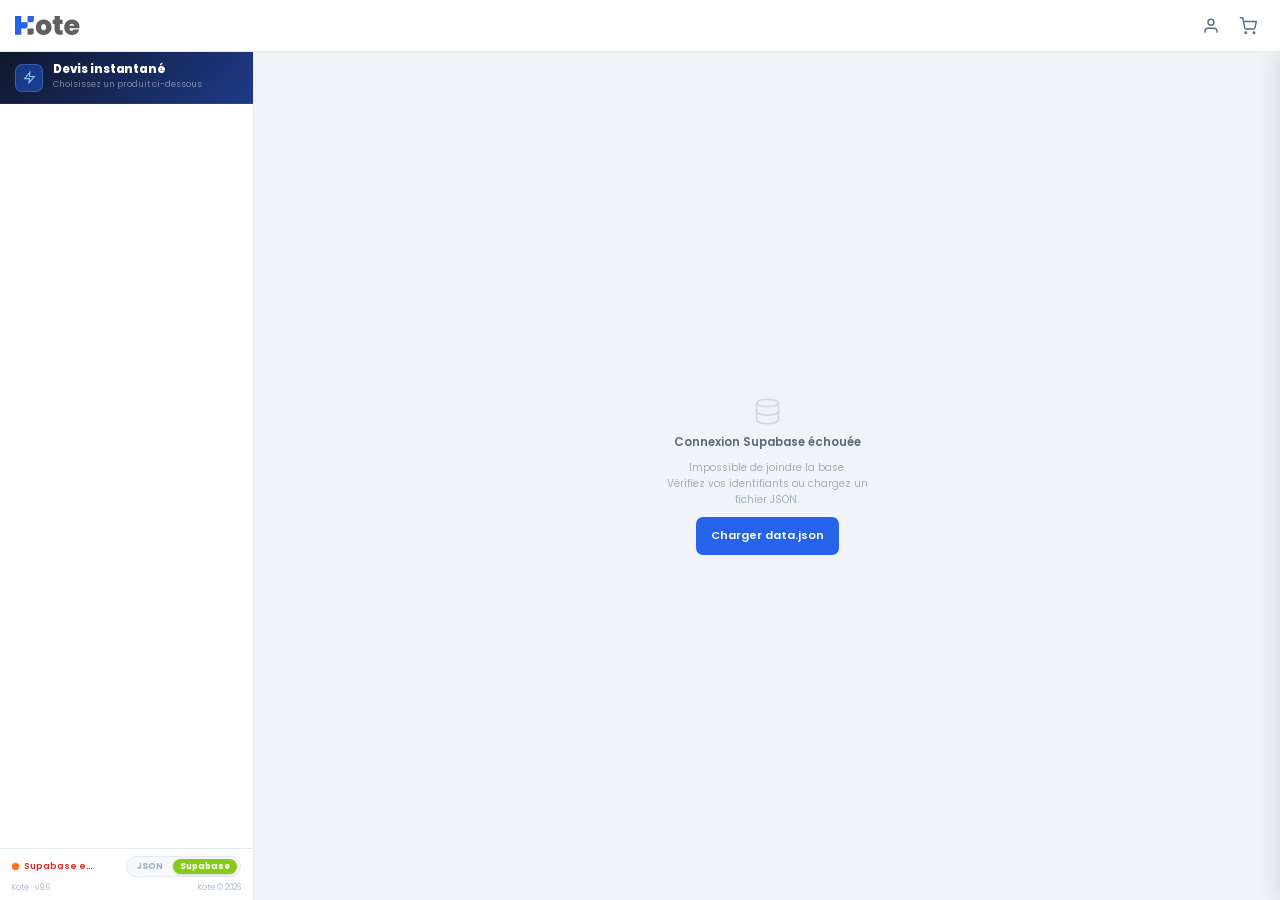
<file: client.html>
<!DOCTYPE html>
<html lang="fr">
<head>
<meta charset="UTF-8">
<meta name="viewport" content="width=device-width,initial-scale=1">
<title>Kote — Devis en ligne</title>

<!-- PWA -->
<link rel="manifest" href="manifest.json">
<meta name="theme-color" content="#2563EB">
<meta name="mobile-web-app-capable" content="yes">
<meta name="apple-mobile-web-app-capable" content="yes">
<meta name="apple-mobile-web-app-status-bar-style" content="default">
<meta name="apple-mobile-web-app-title" content="Kote">
<link rel="apple-touch-icon" href="icons/icon-192.png">

<link href="https://fonts.googleapis.com/css2?family=Poppins:wght@400;500;600;700&display=swap" rel="stylesheet">
<link rel="stylesheet" href="css/style.css">

<style>
/* ══ ORDER FORM OVERLAY ══════════════════════════════════════
   Scoped here — only loaded by client.html
═══════════════════════════════════════════════════════════ */
#ordOverlay {
  display: none; position: fixed; inset: 0; z-index: 700;
  background: rgba(8,12,24,.72); backdrop-filter: blur(4px);
  align-items: center; justify-content: center; padding: 1rem;
}
#ordOverlay.open { display: flex; }
#ordBox {
  background: var(--sf); border-radius: 14px;
  width: 100%; max-width: 520px; max-height: 90vh;
  overflow-y: auto; box-shadow: 0 20px 60px rgba(0,0,0,.28);
  transform: translateY(16px);
  transition: transform .22s cubic-bezier(.4,0,.2,1);
}
#ordOverlay.open #ordBox { transform: translateY(0); }

/* header */
.ord-hdr {
  display: flex; align-items: center; gap: 9px;
  padding: 14px 16px 13px; border-bottom: 1px solid var(--bd);
  background: var(--s2); border-radius: 14px 14px 0 0; flex-shrink: 0;
}
.ord-hdr-ico {
  width: 28px; height: 28px; background: var(--bl-lt); border-radius: 7px;
  display: flex; align-items: center; justify-content: center; flex-shrink: 0;
}
.ord-hdr-title { font-size: .82rem; font-weight: 700; color: var(--t1); line-height: 1.2; }
.ord-hdr-sub   { font-size: .62rem; color: var(--t3); margin-top: 1px; }
.ord-hdr-text  { flex: 1; }

/* summary strip */
.ord-summary {
  padding: 11px 16px; background: var(--sky);
  border-bottom: 1px solid var(--sky-bd);
}
.ord-items { display: flex; flex-direction: column; gap: 4px; margin-bottom: 8px; }
.ord-item-row {
  display: flex; align-items: baseline; gap: 5px;
  font-size: .64rem; color: var(--t2); flex-wrap: wrap;
}
.ord-item-name { font-weight: 700; color: var(--t1); }
.ord-item-spec { color: var(--t3); font-style: italic; flex: 1; min-width: 0; }
.ord-item-qty  { font-weight: 600; color: var(--bl); white-space: nowrap; margin-left: auto; }
.ord-totals    { display: flex; flex-direction: column; gap: 2px; }
.ord-total-row {
  display: flex; justify-content: space-between; align-items: baseline;
  font-size: .65rem; color: var(--t2);
}
.ord-total-row strong { font-variant-numeric: tabular-nums; }
.ord-total-ttc { font-size: .7rem; color: var(--t1); }
.ord-total-ttc strong { color: var(--bl); }

/* form */
.ord-form { padding: 14px 16px 16px; display: flex; flex-direction: column; gap: 10px; }
.ord-form-title {
  font-size: .66rem; font-weight: 700; color: var(--t3);
  text-transform: uppercase; letter-spacing: .8px;
}
.ord-field-row { display: flex; gap: 8px; }
.ord-field     { display: flex; flex-direction: column; gap: 3px; flex: 1; min-width: 0; }
.ord-lbl {
  font-size: .62rem; font-weight: 700; color: var(--t2);
  text-transform: uppercase; letter-spacing: .5px;
}
.ord-req  { color: var(--rd); }
.ord-inp  {
  padding: 7px 9px; background: var(--s2); border: 1.5px solid var(--bd);
  border-radius: var(--r); font-size: .76rem; color: var(--t1);
  transition: border-color var(--ease), background var(--ease); width: 100%;
}
.ord-inp:focus  { border-color: var(--bl); background: #fff; box-shadow: 0 0 0 3px var(--bl-lt); }
.ord-textarea   { resize: none; line-height: 1.45; }
.ord-err {
  display: none; font-size: .65rem; color: var(--rd);
  font-weight: 600; padding: 5px 8px; background: #fef2f2;
  border-radius: 5px; border: 1px solid #fecaca;
}
.ord-err.on { display: block; }
.ord-actions {
  display: flex; gap: 7px; justify-content: flex-end;
  padding-top: 4px; border-top: 1px solid var(--bd); margin-top: 2px;
}

/* success recap */
.ord-recap { display: flex; flex-direction: column; gap: 4px; margin-top: 10px; }
.ord-recap-row {
  display: flex; align-items: center; gap: 6px;
  font-size: .65rem; color: var(--t2);
}

@media (max-width: 480px) {
  .ord-field-row { flex-direction: column; gap: 10px; }
  #ordBox { max-height: 95vh; border-radius: 12px 12px 0 0; align-self: flex-end; }
  #ordOverlay { align-items: flex-end; padding: 0; }
}

/* ── Landing page v2 ── */
#vEmpty {
  flex: 1; overflow-y: auto; display: flex; flex-direction: column;
  background: var(--bg); align-items: stretch; justify-content: flex-start;
  scroll-behavior: smooth;
}

/* Pointer banner */
/* ── Sidebar "Devis instantané" header ── */
#sb-devis-header {
  display: flex; align-items: center; gap: .65rem;
  padding: 0 1rem;
  min-height: 52px;
  background: linear-gradient(135deg, #0f172a 0%, #1e3a8a 100%);
  border-bottom: 1px solid rgba(255,255,255,.08);
  flex-shrink: 0; position: relative; overflow: hidden;
  cursor: default;
}
#sb-devis-header::after {
  content: '';
  position: absolute; top: 0; left: -100%; width: 60%; height: 100%;
  background: linear-gradient(90deg, transparent 0%, rgba(255,255,255,.09) 50%, transparent 100%);
  animation: sb-shimmer 3s ease-in-out infinite;
}
@keyframes sb-shimmer {
  0%   { left: -80%; }
  60%  { left: 130%; }
  100% { left: 130%; }
}
.sb-devis-ico {
  width: 28px; height: 28px; border-radius: 7px;
  background: rgba(37,99,235,.45); border: 1px solid rgba(99,149,255,.35);
  display: flex; align-items: center; justify-content: center; flex-shrink: 0;
}
.sb-devis-ico svg { color: #93c5fd; }
.sb-devis-text { flex: 1; min-width: 0; }
.sb-devis-title {
  font-size: .78rem; font-weight: 800; color: #fff;
  letter-spacing: -.01em; line-height: 1;
  animation: sb-pulse 3s ease-in-out infinite;
}
@keyframes sb-pulse {
  0%,100% { color: #fff; }
  50%     { color: #bfdbfe; }
}
.sb-devis-sub {
  font-size: .58rem; color: rgba(255,255,255,.45);
  margin-top: 2px; font-weight: 400; white-space: nowrap;
  overflow: hidden; text-overflow: ellipsis;
}

/* ── Banner: desktop — same 52px height as sidebar header, arrows + text ── */
.lp-banner {
  display: flex; align-items: center; gap: 0;
  min-height: 52px;
  background: linear-gradient(105deg, #1e40af 0%, #2563eb 55%, #3b82f6 100%);
  padding: 0 1.25rem 0 1rem;
  color: #fff; font-size: .68rem; font-weight: 500;
  position: relative; overflow: hidden; flex-shrink: 0;
  border-bottom: 1px solid rgba(255,255,255,.08);
  box-shadow: 0 2px 10px rgba(37,99,235,.25);
}
/* shimmer sweep */
.lp-banner::before {
  display: block; content: '';
  position: absolute; top: 0; left: -80%; width: 55%; height: 100%;
  background: linear-gradient(90deg, transparent 0%, rgba(255,255,255,.09) 50%, transparent 100%);
  animation: sb-shimmer 3s ease-in-out infinite;
  pointer-events: none;
}
/* animated ← arrows */
.lp-banner-arrows {
  display: flex; align-items: center; gap: 1px;
  flex-shrink: 0; margin-right: 10px;
}
.lp-banner-arrows svg {
  width: 14px; height: 14px; color: #93c5fd; flex-shrink: 0; opacity: 0;
}
.lp-banner-arrows svg:nth-child(1) { animation: arr-pulse 1.4s ease-in-out infinite 0s; }
.lp-banner-arrows svg:nth-child(2) { animation: arr-pulse 1.4s ease-in-out infinite .2s; }
.lp-banner-arrows svg:nth-child(3) { animation: arr-pulse 1.4s ease-in-out infinite .4s; }
@keyframes arr-pulse {
  0%,100% { opacity:.15; transform:translateX(4px); }
  50%     { opacity:1;   transform:translateX(0); }
}
.lp-banner-ico        { display: none; }
.lp-banner-pulse      { display: none; }
.lp-banner-cta        { display: none; }
.lp-banner-sub-mob    { display: none; }
.lp-banner-content    { flex: 1; display: flex; flex-direction: column; gap: 2px; }
/* desktop: sub-desk is the only visible text */
.lp-banner-txt     { display: none; }
.lp-banner-sub-desk {
  font-size: .82rem; font-weight: 600; color: #fff;
  line-height: 1; letter-spacing: -.01em;
}

/* ── Banner: mobile — sticky, same height as sidebar header, vivid blue gradient ── */
@media (max-width: 520px) {
  .lp-banner {
    position: sticky; top: 0; z-index: 10;
    min-height: 52px;
    background: linear-gradient(105deg, #1e40af 0%, #2563eb 55%, #3b82f6 100%);
    border-bottom: none;
    box-shadow: 0 2px 12px rgba(37,99,235,.35);
    padding: 0 14px 0 10px;
    cursor: pointer;
    display: flex; align-items: center; gap: 0;
    overflow: hidden;
    color: #fff;
    -webkit-tap-highlight-color: transparent;
  }
  /* shimmer sweep */
  .lp-banner::before {
    display: block; content: '';
    position: absolute; top: 0; left: -80%; width: 55%; height: 100%;
    background: linear-gradient(90deg, transparent 0%, rgba(255,255,255,.10) 50%, transparent 100%);
    animation: sb-shimmer 3s ease-in-out infinite;
    pointer-events: none;
  }
  /* Animated arrows zone — left side, pointing ← toward sidebar */
  .lp-banner-arrows {
    display: flex; align-items: center; gap: 1px;
    flex-shrink: 0; margin-right: 10px;
  }
  .lp-banner-arrows svg {
    width: 14px; height: 14px; color: #93c5fd; flex-shrink: 0;
    opacity: 0;
  }
  .lp-banner-arrows svg:nth-child(1) { animation: arr-pulse 1.4s ease-in-out infinite 0s; }
  .lp-banner-arrows svg:nth-child(2) { animation: arr-pulse 1.4s ease-in-out infinite .2s; }
  .lp-banner-arrows svg:nth-child(3) { animation: arr-pulse 1.4s ease-in-out infinite .4s; }
  /* arr-pulse defined once outside the media query — no redefinition needed */
  /* Content zone */
  .lp-banner-content {
    flex: 1; display: flex; flex-direction: column;
    justify-content: center; gap: 1px; min-width: 0;
  }
  .lp-banner-txt {
    display: block;
    font-size: .82rem; font-weight: 800; color: #fff;
    letter-spacing: -.01em; line-height: 1;
    animation: sb-pulse 3s ease-in-out infinite;
    white-space: nowrap;
  }
  .lp-banner-txt strong { color: #fff; font-weight: 800; }
  .lp-banner-sub-mob {
    display: block; font-size: .6rem; color: rgba(255,255,255,.6);
    font-weight: 400; margin-top: 1px; white-space: nowrap;
    overflow: hidden; text-overflow: ellipsis;
  }
  /* Lightning icon */
  .lp-banner-ico {
    width: 26px; height: 26px; border-radius: 6px;
    background: rgba(255,255,255,.12); border: 1px solid rgba(255,255,255,.2);
    display: flex; align-items: center; justify-content: center;
    flex-shrink: 0; margin-right: 10px;
  }
  .lp-banner-ico svg { color: #bfdbfe; }
  /* Hide pulse dots and old cta */
  .lp-banner-pulse    { display: none; }
  .lp-banner-cta      { display: none; }
  .lp-banner-sub-desk { display: none; }
  /* Hide old burger */
  .mob-menu-btn      { display: none !important; }

  /* ── Mobile back bar inside vCfg ── */
  .mob-back-bar {
    display: flex !important;
  }
}

/* mob-back-bar hidden on desktop */
.mob-back-bar {
  display: none;
  align-items: center; gap: 6px;
  padding: .52rem 1rem; font-size: .72rem; font-weight: 600;
  color: var(--bl); background: var(--bl-lt);
  border-bottom: 1px solid var(--bl-md);
  cursor: pointer; flex-shrink: 0;
  transition: background .14s;
  -webkit-tap-highlight-color: transparent;
}
.mob-back-bar:active { background: var(--bl-md); }

@keyframes lp-blink {
  0%,100%{ opacity:.2; transform:translateX(0) }
  50%    { opacity:1;  transform:translateX(-4px) }
}

/* Hero section */
.lp-hero-section {
  background: linear-gradient(160deg, #fff 60%, #eff6ff 100%);
  border-bottom: 1px solid var(--bd);
  padding: 2rem 1.6rem 1.8rem;
  display: flex; align-items: center; gap: 2rem; flex-shrink: 0;
}
.lp-hero-left { flex: 1; min-width: 0; }
.lp-hero-right { flex-shrink: 0; display: flex; align-items: center; }
.lp-eyebrow {
  display: inline-flex; align-items: center; gap: 5px;
  font-size: .6rem; font-weight: 700; color: var(--bl);
  text-transform: uppercase; letter-spacing: 1.4px;
  background: var(--bl-lt); border: 1px solid var(--bl-md);
  border-radius: 20px; padding: 3px 10px; margin-bottom: .75rem;
}
.lp-eyebrow::before {
  content: ''; width: 5px; height: 5px; border-radius: 50%;
  background: var(--bl); flex-shrink: 0;
}
.lp-h1 {
  font-size: 1.65rem; font-weight: 800; color: var(--t1);
  line-height: 1.18; letter-spacing: -.04em; margin-bottom: .55rem;
}
.lp-h1 em { font-style: normal; color: var(--bl); }
.lp-h1 span { display: block; }
.lp-sub {
  font-size: .73rem; color: var(--t2); line-height: 1.65;
  max-width: 430px; margin-bottom: 1.2rem;
}
.lp-actions { display: flex; align-items: center; gap: .6rem; flex-wrap: wrap; }
.lp-btn-primary {
  display: inline-flex; align-items: center; gap: 7px;
  background: var(--bl); color: #fff; border: none; border-radius: 9px;
  padding: 11px 22px; font-family: inherit; font-size: .76rem; font-weight: 700;
  cursor: pointer; transition: all .16s;
  box-shadow: 0 1px 3px rgba(37,99,235,.25), 0 4px 14px rgba(37,99,235,.2);
}
.lp-btn-primary:hover { background: var(--bl-dk); transform: translateY(-1px);
  box-shadow: 0 2px 6px rgba(37,99,235,.3), 0 6px 20px rgba(37,99,235,.25); }
.lp-btn-primary svg { width: 14px; height: 14px; flex-shrink: 0; }
.lp-btn-ghost {
  display: inline-flex; align-items: center; gap: 6px;
  background: none; border: 1.5px solid var(--bd); border-radius: 9px;
  padding: 10px 16px; font-family: inherit; font-size: .72rem; font-weight: 600;
  color: var(--t2); cursor: pointer; transition: all .16s;
}
.lp-btn-ghost:hover { border-color: var(--bl); color: var(--bl); background: var(--bl-lt); }
.lp-btn-ghost svg { width: 13px; height: 13px; flex-shrink: 0; }

/* Decorative print mock */
.lp-print-art {
  width: 200px; height: 200px; flex-shrink: 0;
  display: flex; align-items: center; justify-content: center;
}
.lp-art-svg {
  width: 200px; height: 200px;
  filter: drop-shadow(0 8px 24px rgba(37,99,235,.14));
  animation: lp-float 4s ease-in-out infinite;
}
@keyframes lp-float {
  0%, 100% { transform: translateY(0); }
  50%       { transform: translateY(-6px); }
}

/* Steps */
.lp-steps {
  display: flex; align-items: stretch; gap: 0;
  background: var(--sf); border-bottom: 1px solid var(--bd); flex-shrink: 0;
}
.lp-step {
  flex: 1; display: flex; align-items: center; gap: .6rem;
  padding: .7rem 1rem; position: relative;
}
.lp-step:not(:last-child)::after {
  content: '›'; position: absolute; right: -1px; top: 50%;
  transform: translateY(-50%); font-size: .85rem; color: var(--bd);
  z-index: 1;
}
.lp-step-num {
  width: 22px; height: 22px; border-radius: 50%; background: var(--bl);
  color: #fff; font-size: .6rem; font-weight: 800;
  display: flex; align-items: center; justify-content: center; flex-shrink: 0;
}
.lp-step-txt { min-width: 0; }
.lp-step-ttl { font-size: .66rem; font-weight: 700; color: var(--t1); }
.lp-step-sub { font-size: .58rem; color: var(--t3); margin-top: 1px; }

/* Services */
.lp-services { padding: 1.2rem 1.4rem 0; flex-shrink: 0; }
.lp-sec-hdr {
  display: flex; align-items: center; justify-content: space-between;
  margin-bottom: .9rem;
}
.lp-sec-ttl { font-size: .75rem; font-weight: 800; color: var(--t1); letter-spacing: -.01em; }
.lp-sec-sub { font-size: .6rem; color: var(--t3); }
.lp-grid {
  display: grid; grid-template-columns: repeat(3, 1fr); gap: .55rem;
}
.lp-card {
  background: var(--sf); border: 1.5px solid var(--bd); border-radius: 10px;
  padding: .85rem .8rem .8rem; display: flex; flex-direction: column; gap: .35rem;
  cursor: pointer; transition: all .18s; position: relative; overflow: hidden;
  text-align: left;
}
.lp-card:hover {
  border-color: var(--bl); transform: translateY(-2px);
  box-shadow: 0 4px 18px rgba(37,99,235,.12);
}
.lp-card::after {
  content: ''; position: absolute; inset: 0;
  background: linear-gradient(135deg, var(--bl-lt) 0%, transparent 60%);
  opacity: 0; transition: opacity .18s; pointer-events: none;
}
.lp-card:hover::after { opacity: 1; }
.lp-card-head { display: flex; align-items: flex-start; justify-content: space-between; margin-bottom: .15rem; }
.lp-card-ico {
  width: 30px; height: 30px; border-radius: 7px; background: var(--bl-lt);
  display: flex; align-items: center; justify-content: center; flex-shrink: 0;
  transition: background .18s;
}
.lp-card:hover .lp-card-ico { background: var(--bl-md); }
.lp-card-ico svg { width: 14px; height: 14px; color: var(--bl); }
.lp-card-arrow {
  width: 16px; height: 16px; border-radius: 50%; background: var(--s2);
  display: flex; align-items: center; justify-content: center; flex-shrink: 0;
  transition: all .18s; margin-top: 3px;
}
.lp-card:hover .lp-card-arrow { background: var(--bl); }
.lp-card:hover .lp-card-arrow svg { color: #fff; }
.lp-card-arrow svg { width: 9px; height: 9px; color: var(--t3); }
.lp-card-name { font-size: .71rem; font-weight: 700; color: var(--t1); line-height: 1.25; }
.lp-card-desc { font-size: .6rem; color: var(--t3); line-height: 1.45; }
.lp-card-tag {
  display: inline-flex; align-self: flex-start; margin-top: 3px;
  font-size: .54rem; font-weight: 700; color: var(--bl);
  background: var(--bl-lt); border-radius: 4px; padding: 1px 6px;
  text-transform: uppercase; letter-spacing: .4px; position: relative; z-index: 1;
}

/* Trust bar */
.lp-trust-bar {
  display: grid; grid-template-columns: repeat(4, 1fr);
  border-top: 1px solid var(--bd); margin-top: 1.2rem; flex-shrink: 0;
}
.lp-trust-item {
  display: flex; flex-direction: column; align-items: center; gap: 5px;
  padding: .9rem .6rem; border-right: 1px solid var(--bd); text-align: center;
}
.lp-trust-item:last-child { border-right: none; }
.lp-trust-ico {
  width: 28px; height: 28px; border-radius: 8px; background: var(--bl-lt);
  display: flex; align-items: center; justify-content: center;
}
.lp-trust-ico svg { width: 13px; height: 13px; color: var(--bl); }
.lp-trust-lbl { font-size: .63rem; font-weight: 700; color: var(--t1); line-height: 1.3; }
.lp-trust-sub { font-size: .57rem; color: var(--t3); }

/* Contact footer */
.lp-contact {
  display: flex; align-items: center; gap: 1rem;
  padding: .75rem 1.4rem; background: var(--sf);
  border-top: 1px solid var(--bd); flex-shrink: 0; flex-wrap: wrap;
}
.lp-contact-item {
  display: flex; align-items: center; gap: 5px;
  font-size: .62rem; color: var(--t2); font-weight: 500;
}
.lp-contact-item svg { width: 11px; height: 11px; color: var(--t3); flex-shrink: 0; }
.lp-contact-item a { color: var(--bl); text-decoration: none; font-weight: 600; }
.lp-contact-item a:hover { text-decoration: underline; }
.lp-contact-sep { width: 1px; height: 14px; background: var(--bd); flex-shrink: 0; }

@media (max-width: 700px) {
  .lp-hero-section { flex-direction: column; gap: 1rem; padding: 1.4rem 1rem 1.2rem; }
  .lp-hero-right { display: none; }
  .lp-h1 { font-size: 1.3rem; }
  .lp-steps { flex-direction: column; }
  .lp-step:not(:last-child)::after { display: none; }
  .lp-grid { grid-template-columns: repeat(2, 1fr); }
  .lp-trust-bar { grid-template-columns: repeat(2, 1fr); }
  .lp-trust-item:nth-child(2) { border-right: none; }
  .lp-trust-item:nth-child(3) { border-right: 1px solid var(--bd); border-top: 1px solid var(--bd); }
  .lp-trust-item:last-child { border-top: 1px solid var(--bd); }
  .lp-contact-sep { display: none; }
  .lp-services { padding: 1rem .9rem 0; }
}
/* ── AUTH modal + user menu + my orders ── */

/* Sign-in modal */
#authModal {
  position: fixed; inset: 0; z-index: 800;
  display: flex; align-items: center; justify-content: center; padding: 1rem;
  opacity: 0; transition: opacity .18s ease; pointer-events: none;
}
#authModal.on { opacity: 1; pointer-events: auto; }
.auth-modal-backdrop {
  position: absolute; inset: 0;
  background: rgba(15,23,42,.55); backdrop-filter: blur(4px);
}
.auth-modal-box {
  position: relative; background: #fff; border-radius: 16px;
  padding: 2rem 1.75rem 1.6rem; width: 100%; max-width: 360px;
  box-shadow: 0 20px 60px rgba(0,0,0,.22);
  transform: translateY(10px); transition: transform .2s ease;
  display: flex; flex-direction: column; align-items: center; text-align: center;
}
#authModal.on .auth-modal-box { transform: translateY(0); }

.auth-modal-close {
  position: absolute; top: .85rem; right: .85rem;
  background: none; border: none; cursor: pointer; color: #9ca3af;
  width: 26px; height: 26px; display: flex; align-items: center; justify-content: center;
  border-radius: 5px; transition: background .12s;
}
.auth-modal-close:hover { background: #f3f4f6; color: #374151; }

.auth-modal-logo { margin-bottom: 1.25rem; }
.auth-modal-title {
  font-size: 1.05rem; font-weight: 700; color: #0f172a;
  letter-spacing: -.02em; margin-bottom: .4rem; line-height: 1.3;
}
.auth-modal-sub {
  font-size: .78rem; color: #6b7280; margin-bottom: 1.6rem;
  line-height: 1.55; font-weight: 400;
}

.auth-google-btn {
  width: 100%; display: flex; align-items: center; justify-content: center; gap: .6rem;
  padding: .82rem 1rem; border: 1.5px solid #e5e7eb; border-radius: 10px;
  background: #fff; font-family: inherit; font-size: .86rem; font-weight: 600;
  color: #374151; cursor: pointer; transition: all .14s; margin-bottom: .75rem;
}
.auth-google-btn:hover { border-color: #d1d5db; background: #f9fafb; box-shadow: 0 2px 8px rgba(0,0,0,.07); }

/* Email input row */
.auth-email-wrap {
  display: flex; gap: .4rem; margin-bottom: .5rem;
}
.auth-email-inp {
  flex: 1; border: 1.5px solid #e5e7eb; border-radius: 9px;
  padding: .75rem 1rem; font-family: inherit; font-size: .86rem;
  color: #0f172a; background: #fff; outline: none;
  transition: border-color .14s; min-width: 0;
}
.auth-email-inp:focus { border-color: #2563EB; box-shadow: 0 0 0 3px #eff6ff; }
.auth-email-inp::placeholder { color: #d1d5db; }
.auth-email-btn {
  display: flex; align-items: center; gap: .4rem; flex-shrink: 0;
  padding: .75rem 1rem; background: #2563EB; color: #fff;
  border: none; border-radius: 9px; font-family: inherit;
  font-size: .82rem; font-weight: 600; cursor: pointer;
  transition: opacity .14s; white-space: nowrap;
}
.auth-email-btn:hover { opacity: .88; }
.auth-email-btn:disabled { opacity: .45; cursor: not-allowed; }
.auth-email-err {
  display: none; font-size: .72rem; color: #dc2626;
  margin-bottom: .5rem; padding: .4rem .6rem;
  background: #fef2f2; border-radius: 6px; border: 1px solid #fecaca;
}
.auth-sent-ico {
  display: flex; align-items: center; justify-content: center;
  width: 60px; height: 60px; border-radius: 50%;
  background: #eff6ff; border: 2px solid #bfdbfe;
  margin: 0 auto 1rem;
}

.auth-divider {
  width: 100%; display: flex; align-items: center; gap: .75rem;
  margin-bottom: .75rem; color: #d1d5db; font-size: .72rem;
}
.auth-divider::before, .auth-divider::after {
  content: ''; flex: 1; height: 1px; background: #e5e7eb;
}

.auth-guest-btn {
  width: 100%; display: flex; align-items: center; justify-content: center; gap: .4rem;
  padding: .78rem 1rem; border: none; border-radius: 10px;
  background: #f3f4f6; font-family: inherit; font-size: .84rem; font-weight: 500;
  color: #374151; cursor: pointer; transition: background .14s; margin-bottom: .9rem;
}
.auth-guest-btn:hover { background: #e5e7eb; }

.auth-modal-note {
  font-size: .7rem; color: #9ca3af; line-height: 1.55;
  padding: 0 .25rem; font-weight: 400;
}

/* User menu dropdown */
#authUserMenu {
  background: #fff; border: 1px solid #e5e7eb; border-radius: 10px;
  box-shadow: 0 8px 24px rgba(0,0,0,.12); padding: .35rem; min-width: 200px;
  animation: menuDown .14s ease;
}
@keyframes menuDown { from { opacity:0; transform:translateY(-6px); } to { opacity:1; transform:translateY(0); } }
.auth-menu-head { padding: .6rem .75rem; }
.auth-menu-name  { font-size: .82rem; font-weight: 600; color: #0f172a; }
.auth-menu-email { font-size: .7rem; color: #9ca3af; margin-top: 1px; }
.auth-menu-divider { height: 1px; background: #e5e7eb; margin: .3rem 0; }
.auth-menu-item {
  display: flex; align-items: center; gap: .55rem;
  width: 100%; padding: .6rem .75rem; border: none; border-radius: 7px;
  background: none; font-family: inherit; font-size: .8rem; font-weight: 500;
  color: #374151; cursor: pointer; transition: background .12s; text-align: left;
}
.auth-menu-item:hover { background: #f3f4f6; }
.auth-menu-signout { color: #dc2626; }
.auth-menu-signout:hover { background: #fef2f2; }

/* My orders panel */
#myOrdersPanel {
  position: fixed; inset: 0; z-index: 800;
  display: flex; align-items: flex-end; justify-content: flex-end;
  opacity: 0; transition: opacity .18s ease; pointer-events: none;
}
#myOrdersPanel.on { opacity: 1; pointer-events: auto; }
.my-orders-backdrop {
  position: absolute; inset: 0;
  background: rgba(15,23,42,.4); backdrop-filter: blur(2px);
}
.my-orders-drawer {
  position: relative; background: #fff;
  width: 380px; height: 100%; max-height: 100vh;
  display: flex; flex-direction: column;
  box-shadow: -8px 0 32px rgba(0,0,0,.12);
  transform: translateX(20px); transition: transform .2s ease;
}
#myOrdersPanel.on .my-orders-drawer { transform: translateX(0); }
.my-orders-hdr {
  display: flex; align-items: center; justify-content: space-between;
  padding: 1rem 1.15rem; border-bottom: 1px solid #e5e7eb; flex-shrink: 0;
}
.my-orders-title { font-size: .88rem; font-weight: 700; color: #0f172a; }
.my-orders-body { flex: 1; overflow-y: auto; padding: .5rem; }
.my-orders-loading {
  display: flex; align-items: center; justify-content: center;
  gap: .45rem; padding: 2.5rem; font-size: .76rem; color: #9ca3af;
}
.my-orders-empty {
  display: flex; flex-direction: column; align-items: center;
  gap: .5rem; padding: 3rem 1rem; text-align: center;
  font-size: .76rem; color: #9ca3af;
}

/* Order rows in my orders */
.my-order-row {
  border: 1px solid #e5e7eb; border-radius: 9px; padding: .75rem .85rem;
  margin-bottom: .4rem; cursor: pointer; transition: all .14s;
}
.my-order-row:hover { border-color: #bfdbfe; background: #eff6ff; }
.my-order-top { display: flex; align-items: center; justify-content: space-between; gap: .5rem; margin-bottom: .3rem; }
.my-order-ref  { font-size: .75rem; font-weight: 700; color: #0f172a; font-family: 'Courier New', monospace; letter-spacing: .04em; }
.my-order-badge { font-size: .62rem; font-weight: 600; padding: .2rem .6rem; border-radius: 20px; border: 1px solid; white-space: nowrap; display: inline-flex; align-items: center; }
.my-order-desc { font-size: .72rem; color: #6b7280; margin-bottom: .35rem; white-space: nowrap; overflow: hidden; text-overflow: ellipsis; }
.my-order-foot { display: flex; justify-content: space-between; align-items: baseline; }
.my-order-date  { font-size: .65rem; color: #9ca3af; }
.my-order-total { font-size: .75rem; font-weight: 700; color: #2563eb; }

@media (max-width: 440px) {
  .auth-modal-box { padding: 1.75rem 1.25rem 1.4rem; }
  .my-orders-drawer { width: 100%; }
}

/* ═══════════════════════════════════════════════════════
   MOBILE-FIRST FIXES — auth modal + full app
   Covers 320px–480px (most Android/iPhone form factors)
═══════════════════════════════════════════════════════ */

/* ── Auth modal: stack email input + button vertically on narrow screens ── */
@media (max-width: 480px) {
  #authModal {
    padding: .5rem;
    align-items: flex-end; /* bottom-sheet style on very small phones */
  }
  .auth-modal-box {
    max-width: 100%;
    border-radius: 20px 20px 14px 14px;
    padding: 1.6rem 1.1rem 1.4rem;
    /* Safe area for notch/home bar */
    padding-bottom: calc(1.4rem + env(safe-area-inset-bottom));
    max-height: 96vh;
    overflow-y: auto;
  }
  /* Stack email input and send button */
  .auth-email-wrap {
    flex-direction: column;
    gap: .5rem;
  }
  .auth-email-inp {
    width: 100%;
    font-size: .9rem; /* prevent iOS zoom on focus */
  }
  .auth-email-btn {
    width: 100%;
    justify-content: center;
    padding: .85rem 1rem;
    font-size: .88rem;
    min-height: 48px; /* touch target */
  }
  .auth-google-btn {
    min-height: 48px;
    font-size: .88rem;
  }
  .auth-guest-btn {
    min-height: 44px;
    font-size: .86rem;
  }
  .auth-modal-title { font-size: .96rem; }
  .auth-modal-sub   { font-size: .76rem; margin-bottom: 1.25rem; }
}

/* ── Product config form (cfgScroll / detail panel) ── */
@media (max-width: 520px) {
  /* Ensure pills wrap cleanly */
  .pills, .chips { gap: .3rem; }
  .pill  { font-size: .76rem; padding: 4px 11px; min-height: 36px; }
  .chip  { padding: 7px 10px 6px; min-height: 44px; } /* touch target */
  .chip strong { font-size: .76rem; }
  .chip small  { font-size: .6rem; }
  /* Seg buttons (sides toggle) */
  .seg-btn { padding: 8px 14px; font-size: .75rem; min-height: 40px; }
  /* Section labels */
  .s-lbl { font-size: .63rem; }
  /* Notes textarea */
  textarea.notes-inp { font-size: .88rem; } /* prevent iOS zoom */
  /* Design section tier row: stack on very narrow */
  .design-tier-row { grid-template-columns: 1fr; gap: .45rem; }
  .design-tier-pill { padding: .65rem .75rem; }
  /* Design hints smaller */
  .design-hint-row { font-size: .65rem; }
  /* Page stepper */
  .design-pages-ctrl button { width: 36px; height: 36px; font-size: 1rem; }
  .design-pages-val { font-size: .85rem; }
}

/* ── Cart drawer on mobile ── */
@media (max-width: 520px) {
  .cart-drawer {
    width: 100% !important;
    border-radius: 16px 16px 0 0;
    max-height: 90vh;
    padding-bottom: env(safe-area-inset-bottom);
  }
  .ci-spec { font-size: .62rem; }
  .ci-name { font-size: .74rem; }
}

/* ── Order form (ordBox) bottom sheet ── */
@media (max-width: 520px) {
  #ordBox {
    border-radius: 16px 16px 0 0 !important;
    max-height: 94vh !important;
    padding-bottom: env(safe-area-inset-bottom);
  }
  /* Input font-size >= 16px to prevent iOS zoom */
  .ord-field input,
  .ord-field textarea,
  .ord-field select {
    font-size: 1rem !important;
  }
  /* City search input */
  #ord-ville { font-size: 1rem; }
  /* Submit button full width, tall touch target */
  #ordSubmitBtn { min-height: 50px; font-size: .92rem; }
  /* Conception chip in order form */
  .ord-item-row { flex-wrap: wrap; gap: .2rem; }
  /* cf-btns stack */
  .cf-btns { flex-direction: column; gap: .5rem; }
  .cf-ico-btn { width: 100%; justify-content: center; min-height: 46px; }
}

/* ── Tracking card ── */
@media (max-width: 520px) {
  .tk-card { border-radius: 12px; }
  .tk-card-hdr { padding: 14px 14px 12px; }
  .tk-timeline  { padding: 14px 14px 8px; }
  .tk-items, .tk-totals, .tk-actions { padding-left: 14px; padding-right: 14px; }
  .tk-ref { font-size: 16px; }
}

/* ── Success / confirm screen ── */
@media (max-width: 520px) {
  .ref-box { padding: .85rem .9rem; }
  .cf-table { font-size: .7rem; }
  .ref-val  { font-size: 1.1rem; }
}

/* ── Global touch targets: buttons should be at least 44px tall ── */
@media (max-width: 520px) {
  .btn, .btn-p, .btn-outline {
    min-height: 44px;
    font-size: .84rem;
  }
  /* Prevent any inline-flex row from overflowing its container */
  .seg { flex-wrap: wrap; }
}

@keyframes spin { to { transform: rotate(360deg); } }
</style>
</head>
<body>

<!-- ══ HEADER ══════════════════════════════════════════ -->
<header class="hdr">
  <div class="logo">
    <div class="logo-mark">
      <svg xmlns="http://www.w3.org/2000/svg" viewBox="0 0 394.5 116.2" style="height:100%;width:auto;display:block">
  <path fill="#2463EB" d="M115,0v24.1c0,7.9-6.4,14.2-14.2,14.2H76.7V0H115z M38.3,0H0v115h38.3V76.7h24.6c7.6,0,13.8-6.2,13.8-13.8V38.3H38.3V0z"/>
  <path fill="#606060" d="M100.1,114.5H76.5v-38h38v23.6C114.5,108.1,108.1,114.5,100.1,114.5z M175.2,116.2c9.2,0,17.5-1.9,24.9-5.8c7.4-3.8,13.1-9.4,17.4-16.6c4.2-7.2,6.3-15.6,6.3-25.1c0-9.6-2.1-17.9-6.3-25c-4.2-7.1-10-12.6-17.3-16.5c-7.3-3.8-15.6-5.8-24.8-5.8c-9.2,0-17.5,1.9-24.8,5.8c-7.3,3.8-13.1,9.3-17.3,16.5c-4.2,7.1-6.3,15.5-6.3,25c0,9.7,2.1,18.1,6.3,25.2c4.2,7.1,9.9,12.6,17.2,16.5C157.7,114.3,165.9,116.2,175.2,116.2z M175.2,88.2c-4.5,0-8.2-1.6-11-4.9c-2.9-3.3-4.3-8.1-4.3-14.5c0-6.3,1.5-11,4.4-14.3s6.6-4.9,11-4.9c4.4,0,8.1,1.6,11.1,4.9c3,3.3,4.5,8.1,4.5,14.3c0,6.3-1.5,11.1-4.5,14.4C183.4,86.5,179.7,88.2,175.2,88.2z M282.1,87.5c-2.7,0-4.7-0.5-5.8-1.6c-1.2-1.1-1.7-2.9-1.7-5.4v-31h16.8V22.6h-16.8V0.2H242v22.4h-11.4v26.8H242v30.5c0,23.4,11.8,35.1,35.4,35.1h14V87.5H282.1z M394.5,67.8c0-9.4-2-17.6-5.9-24.6c-4-7-9.4-12.3-16.5-16.1c-7-3.7-15.1-5.6-24.2-5.6c-9.2,0-17.4,1.9-24.5,5.8c-7.1,3.8-12.6,9.3-16.6,16.4c-4,7.1-5.9,15.5-5.9,25.1c0,9.7,2,18.1,6,25.2c4,7.1,9.6,12.6,16.6,16.5c7.1,3.8,15.2,5.8,24.3,5.8c7.6,0,14.5-1.4,20.8-4.3c6.3-2.9,11.4-6.8,15.6-11.8c4.1-5,6.9-10.7,8.3-17h-34.4c-2.3,4.8-6.2,7.2-11.5,7.2c-3.8,0-7-1.2-9.5-3.7c-2.5-2.5-3.9-6.2-4.2-11.3h61.1C394.4,72.8,394.5,70.3,394.5,67.8z M333.1,59.7c0.8-4.2,2.4-7.3,4.9-9.5c2.5-2.1,5.8-3.2,9.7-3.2c4,0,7.2,1.1,9.9,3.4c2.6,2.3,4,5.4,4,9.3H333.1z"/>
</svg>
    </div>
  </div>
  <div class="hdr-r">
    <!-- client: no admin button, no DB upload, no history -->
    <button class="btn-icon" id="authHeaderBtn" title="Se connecter"
      onclick="AUTH.openSignIn()"
      style="position:relative">
      <svg viewBox="0 0 24 24" fill="none" stroke="currentColor" stroke-width="1.8" width="18" height="18"><path d="M20 21v-2a4 4 0 00-4-4H8a4 4 0 00-4 4v2"/><circle cx="12" cy="7" r="4"/></svg>
    </button>
    <button class="btn-icon" title="Panier" style="position:relative" onclick="CART.open()">
      <svg viewBox="0 0 24 24" fill="none" stroke="currentColor" stroke-width="1.8"><circle cx="9" cy="21" r="1"/><circle cx="20" cy="21" r="1"/><path d="M1 1h4l2.68 13.39a2 2 0 001.99 1.61h9.72a2 2 0 001.99-1.61L23 6H6"/></svg>
      <span class="cbadge" id="cartBadge"></span>
    </button>
  </div>
</header>

<!-- ══ BODY ════════════════════════════════════════════ -->
<div class="body">
  <nav class="sidebar" id="sidebar">

    <!-- Animated "Devis instantané" header — desktop always visible, mobile hidden (banner replaces it) -->
    <div id="sb-devis-header">
      <div class="sb-devis-ico">
        <svg viewBox="0 0 24 24" fill="none" stroke="currentColor" stroke-width="2" width="13" height="13">
          <polygon points="13 2 3 14 12 14 11 22 21 10 12 10 13 2"/>
        </svg>
      </div>
      <div class="sb-devis-text">
        <div class="sb-devis-title">Devis instantané</div>
        <div class="sb-devis-sub">Choisissez un produit ci-dessous</div>
      </div>
    </div>
    <div class="sb-foot" id="sbFoot">
      <div class="sb-foot-row1">
        <div class="sb-db-state">
          <span class="sb-db-dot" id="dbDot"></span>
          <span class="sb-db-st" id="dbStatus" title="">Connexion…</span>
        </div>
        <div class="sb-db-toggle">
          <button class="sb-db-btn" id="dbBtnJson" onclick="DB_MOD.setSource('json')">JSON</button>
          <button class="sb-db-btn on" id="dbBtnSupa" onclick="DB_MOD.setSource('supabase')">Supabase</button>
        </div>
        <input type="file" id="dbFile" accept=".json" style="display:none" onchange="DB_MOD.onFile(this)">
      </div>
      <div class="sb-foot-row2">
        <span>Kote · v9.6</span>
        <span>Kote © 2026</span>
      </div>
      <span id="supaSyncSt" style="display:none;font-size:.6rem;font-weight:600;padding:.15rem 0"></span>
    </div>
  </nav>

  <div class="main">
    <!-- View: no DB loaded -->
    <div class="center" id="vDB">
      <svg viewBox="0 0 24 24" fill="none" stroke="currentColor" stroke-width="1.5"><ellipse cx="12" cy="5" rx="9" ry="3"/><path d="M21 12c0 1.66-4.03 3-9 3S3 13.66 3 12"/><path d="M3 5v14c0 1.66 4.03 3 9 3s9-1.34 9-3V5"/></svg>
      <div class="c-title" id="vDBTitle">Connexion en cours…</div>
      <p class="c-sub" id="vDBSub">Chargement du catalogue <strong>Kdigital</strong>…</p>
      <button class="btn btn-p" id="vDBBtn" style="display:none" onclick="location.reload()">
        <svg viewBox="0 0 24 24" fill="none" stroke="currentColor" stroke-width="2"><polyline points="1 4 1 10 7 10"/><path d="M3.51 15a9 9 0 1 0 .49-5"/></svg>
        Réessayer
      </button>
    </div>

    <!-- View: landing / product not selected -->
    <div id="vEmpty" style="display:none">

      <!-- Banner: desktop 52px animated / mobile sticky tap-target -->
      <div class="lp-banner" onclick="UI.toggleMobileMenu()" role="button" aria-label="Ouvrir le catalogue">
        <!-- animated ← arrows -->
        <div class="lp-banner-arrows">
          <svg viewBox="0 0 24 24" fill="none" stroke="currentColor" stroke-width="2.5"><polyline points="15 18 9 12 15 6"/></svg>
          <svg viewBox="0 0 24 24" fill="none" stroke="currentColor" stroke-width="2.5"><polyline points="15 18 9 12 15 6"/></svg>
          <svg viewBox="0 0 24 24" fill="none" stroke="currentColor" stroke-width="2.5"><polyline points="15 18 9 12 15 6"/></svg>
        </div>
        <!-- lightning icon (mobile only) -->
        <div class="lp-banner-ico">
          <svg viewBox="0 0 24 24" fill="none" stroke="currentColor" stroke-width="2" width="13" height="13"><polygon points="13 2 3 14 12 14 11 22 21 10 12 10 13 2"/></svg>
        </div>
        <!-- text content -->
        <div class="lp-banner-content">
          <div class="lp-banner-txt"><strong>Devis instantané</strong></div>
          <div class="lp-banner-sub-desk">Choisissez un produit dans le catalogue</div>
          <div class="lp-banner-sub-mob">Choisissez un produit dans le menu</div>
        </div>
      </div>

      <!-- Hero -->
      <div class="lp-hero-section">
        <div class="lp-hero-left">
          <div class="lp-eyebrow">Kote · Casablanca</div>
          <h1 class="lp-h1">
            <span>Imprimerie nouvelle</span>
            <span>génération. <em>Prix en</em></span>
            <span><em>temps réel.</em></span>
          </h1>
          <p class="lp-sub">
            Configurez votre impression, obtenez un tarif instantané, commandez en ligne.
            Offset & numérique, délais express, livraison Casablanca.
          </p>
          <div class="lp-actions">
            <button class="lp-btn-primary" onclick="UI.openFirstProduct()">
              <svg viewBox="0 0 24 24" fill="none" stroke="currentColor" stroke-width="2"><polyline points="13 2 3 14 12 14 11 22 21 10 12 10 13 2"/></svg>
              Calculer mon prix
            </button>
            <button class="lp-btn-ghost" onclick="CART.open()">
              <svg viewBox="0 0 24 24" fill="none" stroke="currentColor" stroke-width="2"><circle cx="9" cy="21" r="1"/><circle cx="20" cy="21" r="1"/><path d="M1 1h4l2.68 13.39a2 2 0 001.99 1.61h9.72a2 2 0 001.99-1.61L23 6H6"/></svg>
              Mon panier
            </button>
          </div>
        </div>
        <div class="lp-hero-right">
          <!-- Print press / CMYK themed illustration -->
          <div class="lp-print-art">
            <svg viewBox="0 0 200 200" xmlns="http://www.w3.org/2000/svg" class="lp-art-svg">
              <!-- Paper stack base -->
              <rect x="28" y="148" width="112" height="6" rx="2" fill="#e4e9f0"/>
              <rect x="24" y="142" width="116" height="8" rx="2" fill="#eef1f5"/>
              <rect x="20" y="136" width="120" height="10" rx="3" fill="#f0f4f8"/>

              <!-- Main printed sheet -->
              <rect x="20" y="44" width="120" height="96" rx="4" fill="#fff" stroke="#e4e9f0" stroke-width="1.5"/>

              <!-- Sheet colour bands (CMYK bleed strip) -->
              <rect x="20" y="44" width="120" height="5" rx="3" fill="#2563EB" opacity=".85"/>
              <!-- CMYK dots top right -->
              <circle cx="124" cy="56" r="5" fill="#00b4d8" opacity=".7"/>
              <circle cx="132" cy="56" r="5" fill="#e63946" opacity=".7"/>
              <circle cx="124" cy="64" r="5" fill="#f4a261" opacity=".7"/>
              <circle cx="132" cy="64" r="5" fill="#2b2d42" opacity=".7"/>

              <!-- Content lines on sheet -->
              <rect x="30" y="56" width="60" height="5" rx="2" fill="#0f172a" opacity=".8"/>
              <rect x="30" y="66" width="80" height="3" rx="1.5" fill="#9EAFC0"/>
              <rect x="30" y="72" width="70" height="3" rx="1.5" fill="#9EAFC0"/>
              <rect x="30" y="78" width="55" height="3" rx="1.5" fill="#9EAFC0"/>

              <!-- Divider -->
              <line x1="30" y1="88" x2="130" y2="88" stroke="#e4e9f0" stroke-width="1"/>

              <!-- Two column content blocks -->
              <rect x="30" y="94" width="40" height="3" rx="1.5" fill="#BFDBFE"/>
              <rect x="30" y="100" width="45" height="3" rx="1.5" fill="#e4e9f0"/>
              <rect x="30" y="106" width="36" height="3" rx="1.5" fill="#e4e9f0"/>
              <rect x="30" y="112" width="42" height="3" rx="1.5" fill="#e4e9f0"/>

              <rect x="82" y="94" width="42" height="3" rx="1.5" fill="#BFDBFE"/>
              <rect x="82" y="100" width="36" height="3" rx="1.5" fill="#e4e9f0"/>
              <rect x="82" y="106" width="48" height="3" rx="1.5" fill="#e4e9f0"/>
              <rect x="82" y="112" width="32" height="3" rx="1.5" fill="#e4e9f0"/>

              <!-- Image placeholder block -->
              <rect x="30" y="120" width="110" height="14" rx="2" fill="#eff6ff"/>
              <line x1="30" y1="120" x2="140" y2="134" stroke="#BFDBFE" stroke-width="1" opacity=".5"/>
              <line x1="140" y1="120" x2="30" y2="134" stroke="#BFDBFE" stroke-width="1" opacity=".5"/>

              <!-- Registration marks -->
              <g stroke="#cbd5e1" stroke-width="1" fill="none" opacity=".6">
                <line x1="14" y1="46" x2="18" y2="46"/>
                <line x1="16" y1="44" x2="16" y2="48"/>
                <circle cx="16" cy="46" r="3"/>
              </g>
              <g stroke="#cbd5e1" stroke-width="1" fill="none" opacity=".6">
                <line x1="146" y1="136" x2="150" y2="136"/>
                <line x1="148" y1="134" x2="148" y2="138"/>
                <circle cx="148" cy="136" r="3"/>
              </g>

              <!-- Floating printed card (tilted) -->
              <g transform="rotate(-8, 148, 80)">
                <rect x="128" y="62" width="52" height="36" rx="3" fill="#fff" stroke="#2563EB" stroke-width="1.5"/>
                <rect x="128" y="62" width="52" height="9" rx="2" fill="#2563EB"/>
                <rect x="134" y="76" width="24" height="2.5" rx="1" fill="#0f172a" opacity=".7"/>
                <rect x="134" y="81" width="32" height="2" rx="1" fill="#9EAFC0"/>
                <rect x="134" y="86" width="20" height="2" rx="1" fill="#9EAFC0"/>
              </g>

              <!-- Floating flyer (other angle) -->
              <g transform="rotate(6, 42, 148)">
                <rect x="22" y="136" width="40" height="28" rx="2" fill="#fff" stroke="#e4e9f0" stroke-width="1"/>
                <rect x="22" y="136" width="40" height="7" rx="2" fill="#eff6ff"/>
                <rect x="27" y="148" width="20" height="2" rx="1" fill="#BFDBFE"/>
                <rect x="27" y="153" width="28" height="2" rx="1" fill="#e4e9f0"/>
                <rect x="27" y="158" width="16" height="2" rx="1" fill="#e4e9f0"/>
              </g>

              <!-- Price badge -->
              <rect x="100" y="24" width="60" height="22" rx="11" fill="#2563EB"/>
              <text x="130" y="39" font-family="Poppins,sans-serif" font-size="9" font-weight="700" fill="#fff" text-anchor="middle">Prix instantané</text>

              <!-- Small barcode bottom-right -->
              <g opacity=".4">
                <rect x="115" y="152" width="2" height="10" rx=".5" fill="#0f172a"/>
                <rect x="118" y="152" width="1" height="10" rx=".5" fill="#0f172a"/>
                <rect x="120" y="152" width="3" height="10" rx=".5" fill="#0f172a"/>
                <rect x="124" y="152" width="1" height="10" rx=".5" fill="#0f172a"/>
                <rect x="126" y="152" width="2" height="10" rx=".5" fill="#0f172a"/>
                <rect x="129" y="152" width="1" height="10" rx=".5" fill="#0f172a"/>
                <rect x="131" y="152" width="3" height="10" rx=".5" fill="#0f172a"/>
                <rect x="135" y="152" width="1" height="10" rx=".5" fill="#0f172a"/>
                <rect x="137" y="152" width="2" height="10" rx=".5" fill="#0f172a"/>
              </g>
            </svg>
          </div>
        </div>
      </div>

      <!-- How it works -->
      <div class="lp-steps">
        <div class="lp-step">
          <div class="lp-step-num">1</div>
          <div class="lp-step-txt">
            <div class="lp-step-ttl">Configurez</div>
            <div class="lp-step-sub">Format, papier, finition</div>
          </div>
        </div>
        <div class="lp-step">
          <div class="lp-step-num">2</div>
          <div class="lp-step-txt">
            <div class="lp-step-ttl">Obtenez le prix</div>
            <div class="lp-step-sub">Calcul automatique en direct</div>
          </div>
        </div>
        <div class="lp-step">
          <div class="lp-step-num">3</div>
          <div class="lp-step-txt">
            <div class="lp-step-ttl">Commandez</div>
            <div class="lp-step-sub">En ligne, livraison ou retrait</div>
          </div>
        </div>
        <div class="lp-step">
          <div class="lp-step-num">4</div>
          <div class="lp-step-txt">
            <div class="lp-step-ttl">Recevez</div>
            <div class="lp-step-sub">Qualité garantie, délais tenus</div>
          </div>
        </div>
      </div>

      <!-- Services grid -->
      <div class="lp-services">
        <div class="lp-sec-hdr">
          <span class="lp-sec-ttl">Nos produits</span>
          <span class="lp-sec-sub">Cliquez pour configurer et obtenir un prix</span>
        </div>
        <div class="lp-grid">
          <div class="lp-card" onclick="UI.openProductByType('flyer')">
            <div class="lp-card-head">
              <div class="lp-card-ico"><svg viewBox="0 0 24 24" fill="none" stroke="currentColor" stroke-width="1.8"><path d="M14 2H6a2 2 0 00-2 2v16a2 2 0 002 2h12a2 2 0 002-2V8z"/><polyline points="14 2 14 8 20 8"/><line x1="16" y1="13" x2="8" y2="13"/><line x1="16" y1="17" x2="8" y2="17"/></svg></div>
              <div class="lp-card-arrow"><svg viewBox="0 0 24 24" fill="none" stroke="currentColor" stroke-width="2.5"><path d="M9 18l6-6-6-6"/></svg></div>
            </div>
            <div class="lp-card-name">Flyers & Dépliants</div>
            <div class="lp-card-desc">A5, A4, A6 — recto/verso, mat ou brillant</div>
            <span class="lp-card-tag">Offset · Numérique</span>
          </div>
          <div class="lp-card" onclick="UI.openProductByType('carte')">
            <div class="lp-card-head">
              <div class="lp-card-ico"><svg viewBox="0 0 24 24" fill="none" stroke="currentColor" stroke-width="1.8"><rect x="1" y="4" width="22" height="16" rx="2"/><line x1="1" y1="10" x2="23" y2="10"/></svg></div>
              <div class="lp-card-arrow"><svg viewBox="0 0 24 24" fill="none" stroke="currentColor" stroke-width="2.5"><path d="M9 18l6-6-6-6"/></svg></div>
            </div>
            <div class="lp-card-name">Cartes de visite</div>
            <div class="lp-card-desc">85×55 mm, carton 350g, finitions premium</div>
            <span class="lp-card-tag">Dès 100 ex.</span>
          </div>
          <div class="lp-card" onclick="UI.openProductByType('catalogue')">
            <div class="lp-card-head">
              <div class="lp-card-ico"><svg viewBox="0 0 24 24" fill="none" stroke="currentColor" stroke-width="1.8"><path d="M2 3h6a4 4 0 014 4v14a3 3 0 00-3-3H2z"/><path d="M22 3h-6a4 4 0 00-4 4v14a3 3 0 013-3h7z"/></svg></div>
              <div class="lp-card-arrow"><svg viewBox="0 0 24 24" fill="none" stroke="currentColor" stroke-width="2.5"><path d="M9 18l6-6-6-6"/></svg></div>
            </div>
            <div class="lp-card-name">Catalogues</div>
            <div class="lp-card-desc">Piqûre fil, spirale, dos carré collé</div>
            <span class="lp-card-tag">Sur mesure</span>
          </div>
          <div class="lp-card" onclick="UI.openProductByType('affiche')">
            <div class="lp-card-head">
              <div class="lp-card-ico"><svg viewBox="0 0 24 24" fill="none" stroke="currentColor" stroke-width="1.8"><rect x="3" y="3" width="18" height="18" rx="2"/><circle cx="8.5" cy="8.5" r="1.5"/><polyline points="21 15 16 10 5 21"/></svg></div>
              <div class="lp-card-arrow"><svg viewBox="0 0 24 24" fill="none" stroke="currentColor" stroke-width="2.5"><path d="M9 18l6-6-6-6"/></svg></div>
            </div>
            <div class="lp-card-name">Grand Format</div>
            <div class="lp-card-desc">Roll-up, bâche, panneaux rigides XXL</div>
            <span class="lp-card-tag">Grand format</span>
          </div>
          <div class="lp-card" onclick="UI.openProductByType('enveloppe')">
            <div class="lp-card-head">
              <div class="lp-card-ico"><svg viewBox="0 0 24 24" fill="none" stroke="currentColor" stroke-width="1.8"><path d="M4 4h16c1.1 0 2 .9 2 2v12c0 1.1-.9 2-2 2H4c-1.1 0-2-.9-2-2V6c0-1.1.9-2 2-2z"/><polyline points="22,6 12,13 2,6"/></svg></div>
              <div class="lp-card-arrow"><svg viewBox="0 0 24 24" fill="none" stroke="currentColor" stroke-width="2.5"><path d="M9 18l6-6-6-6"/></svg></div>
            </div>
            <div class="lp-card-name">Papeterie</div>
            <div class="lp-card-desc">Entêtes, enveloppes, chemises personnalisées</div>
            <span class="lp-card-tag">Identité</span>
          </div>
          <div class="lp-card" onclick="UI.openProductByType('conception')">
            <div class="lp-card-head">
              <div class="lp-card-ico" style="background:var(--pu-lt)"><svg viewBox="0 0 24 24" fill="none" stroke="currentColor" stroke-width="1.8" style="color:var(--pu)"><path d="M12 19l7-7 3 3-7 7-3-3z"/><path d="M18 13l-1.5-7.5L2 2l3.5 14.5L13 18l5-5z"/></svg></div>
              <div class="lp-card-arrow"><svg viewBox="0 0 24 24" fill="none" stroke="currentColor" stroke-width="2.5"><path d="M9 18l6-6-6-6"/></svg></div>
            </div>
            <div class="lp-card-name">Conception</div>
            <div class="lp-card-desc">Logo, charte, mise en page — livré 48h</div>
            <span class="lp-card-tag" style="color:var(--pu);background:var(--pu-lt)">Design</span>
          </div>
        </div>

        <!-- Trust bar -->
        <div class="lp-trust-bar">
          <div class="lp-trust-item">
            <div class="lp-trust-ico"><svg viewBox="0 0 24 24" fill="none" stroke="currentColor" stroke-width="2"><polyline points="13 2 3 14 12 14 11 22 21 10 12 10 13 2"/></svg></div>
            <div class="lp-trust-lbl">Prix instantané</div>
            <div class="lp-trust-sub">Calcul automatique</div>
          </div>
          <div class="lp-trust-item">
            <div class="lp-trust-ico"><svg viewBox="0 0 24 24" fill="none" stroke="currentColor" stroke-width="2"><circle cx="12" cy="12" r="10"/><polyline points="12 6 12 12 16 14"/></svg></div>
            <div class="lp-trust-lbl">Délai express</div>
            <div class="lp-trust-sub">Livraison J+1</div>
          </div>
          <div class="lp-trust-item">
            <div class="lp-trust-ico"><svg viewBox="0 0 24 24" fill="none" stroke="currentColor" stroke-width="2"><path d="M22 11.08V12a10 10 0 11-5.93-9.14"/><polyline points="22 4 12 14.01 9 11.01"/></svg></div>
            <div class="lp-trust-lbl">Qualité garantie</div>
            <div class="lp-trust-sub">Offset & numérique</div>
          </div>
          <div class="lp-trust-item">
            <div class="lp-trust-ico"><svg viewBox="0 0 24 24" fill="none" stroke="currentColor" stroke-width="2"><rect x="1" y="3" width="15" height="13" rx="1"/><path d="M16 8h4l3 3v5h-7V8z"/><circle cx="5.5" cy="18.5" r="2.5"/><circle cx="18.5" cy="18.5" r="2.5"/></svg></div>
            <div class="lp-trust-lbl">Livraison Casa</div>
            <div class="lp-trust-sub">Ou retrait boutique</div>
          </div>
        </div>
      </div>

      <!-- Contact footer -->
      <div class="lp-contact">
        <div class="lp-contact-item">
          <svg viewBox="0 0 24 24" fill="none" stroke="currentColor" stroke-width="2"><path d="M21 10c0 7-9 13-9 13s-9-6-9-13a9 9 0 0118 0z"/><circle cx="12" cy="10" r="3"/></svg>
          144, Bd de la Gironde — Casablanca
        </div>
        <div class="lp-contact-sep"></div>
        <div class="lp-contact-item">
          <svg viewBox="0 0 24 24" fill="none" stroke="currentColor" stroke-width="2"><path d="M22 16.92v3a2 2 0 01-2.18 2 19.79 19.79 0 01-8.63-3.07A19.5 19.5 0 013.07 9.5a19.79 19.79 0 01-3.07-8.67A2 2 0 012.18 0h3a2 2 0 012 1.72c.127.96.361 1.903.7 2.81a2 2 0 01-.45 2.11L7.09 7.91a16 16 0 006 6l1.27-1.27a2 2 0 012.11-.45c.907.339 1.85.573 2.81.7A2 2 0 0122 16.92z"/></svg>
          <a href="tel:+212644502090">+212 6 44 50 20 90</a>
        </div>
        <div class="lp-contact-sep"></div>
        <div class="lp-contact-item">
          <svg viewBox="0 0 24 24" fill="none" stroke="currentColor" stroke-width="2"><path d="M22 16.92v3a2 2 0 01-2.18 2 19.79 19.79 0 01-8.63-3.07A19.5 19.5 0 013.07 9.5a19.79 19.79 0 01-3.07-8.67A2 2 0 012.18 0h3a2 2 0 012 1.72c.127.96.361 1.903.7 2.81a2 2 0 01-.45 2.11L7.09 7.91a16 16 0 006 6l1.27-1.27a2 2 0 012.11-.45c.907.339 1.85.573 2.81.7A2 2 0 0122 16.92z"/></svg>
          <a href="tel:+212520122824">+212 5 20 12 28 24</a>
        </div>
        <div class="lp-contact-sep"></div>
        <div class="lp-contact-item">
          <svg viewBox="0 0 24 24" fill="none" stroke="currentColor" stroke-width="2"><path d="M4 4h16c1.1 0 2 .9 2 2v12c0 1.1-.9 2-2 2H4c-1.1 0-2-.9-2-2V6c0-1.1.9-2 2-2z"/><polyline points="22,6 12,13 2,6"/></svg>
          <a href="mailto:contact@kdigital.ma">contact@kdigital.ma</a>
        </div>
        <div class="lp-contact-sep"></div>
        <div class="lp-contact-item">
          <svg viewBox="0 0 24 24" fill="none" stroke="currentColor" stroke-width="2"><circle cx="12" cy="12" r="10"/><line x1="2" y1="12" x2="22" y2="12"/><path d="M12 2a15.3 15.3 0 014 10 15.3 15.3 0 01-4 10 15.3 15.3 0 01-4-10 15.3 15.3 0 014-10z"/></svg>
          <a href="https://www.kdigital.ma" target="_blank">www.kdigital.ma</a>
        </div>
        <div class="lp-contact-sep"></div>
        <div class="lp-contact-item" style="margin-left:auto;color:var(--t3)">
          Kote · Kote © 2026
        </div>
      </div>
    </div>

    <!-- View: product config -->
    <div class="cfg-area" id="vCfg" style="display:none">
      <!-- Mobile: back to catalogue bar -->
      <div class="mob-back-bar" id="mobBackBar" onclick="UI.toggleMobileMenu()">
        <svg viewBox="0 0 24 24" fill="none" stroke="currentColor" stroke-width="2.5" width="13" height="13"><polyline points="15 18 9 12 15 6"/></svg>
        Retour au catalogue
      </div>
      <div class="edit-banner" id="editBanner">
        <span>✏️ Modification en cours</span>
        <button class="edit-cancel" onclick="UI.cancelEdit()">Annuler</button>
      </div>
      <div class="cfg-hdr" id="cfgHdr"></div>
      <div class="cfg-scroll" id="cfgScroll"></div>
      <div class="cfg-footer" id="cfgFooter"></div>
    </div>

    <!-- View: checkout confirmation -->
    <div class="confirm-wrap" id="vConfirm" style="display:none">
      <div class="confirm-box" id="confirmBox"></div>
    </div>
  </div>

  <!-- Cart drawer -->
  <div class="mob-sb-overlay" id="mobSbOverlay" onclick="UI.toggleMobileMenu()"></div>
  <div class="cart-overlay" id="cartOverlay" onclick="CART.close()"></div>
  <div class="cart-drawer" id="cartDrawer">
    <div class="cart-hdr">
      <div class="cart-title-r">
        <span class="cart-title">Ma demande</span>
        <span class="c-count" id="cartCount">0</span>
      </div>
      <button class="cart-x" onclick="CART.close()">
        <svg viewBox="0 0 24 24" fill="none" stroke="currentColor" stroke-width="2"><path d="M18 6L6 18M6 6l12 12"/></svg>
      </button>
    </div>
    <div class="cart-body" id="cartBody"></div>
    <div class="cart-opts" id="cartOpts" style="display:none"></div>
    <div class="cart-footer" id="cartFooter"></div>
  </div>
</div>

<!-- ══ OFFLINE BANNER ═══════════════════════════════════ -->
<div class="offline-bar" id="offlineBar" style="display:none">
  <svg viewBox="0 0 24 24" fill="none" stroke="currentColor" stroke-width="2" style="width:13px;height:13px;flex-shrink:0"><line x1="1" y1="1" x2="23" y2="23"/><path d="M16.72 11.06A10.94 10.94 0 0119 12.55M5 12.55a10.94 10.94 0 015.17-2.39M10.71 5.05A16 16 0 0122.56 9M1.42 9a15.91 15.91 0 014.7-2.88M8.53 16.11a6 6 0 016.95 0M12 20h.01"/></svg>
  Mode hors-ligne — données mises en cache
</div>

<!-- ══ ORDER FORM OVERLAY ════════════════════════════════
     Rendered dynamically by ORDERS.open() / ORDERS._renderForm()
════════════════════════════════════════════════════════ -->
<div id="ordOverlay">
  <div id="ordBox"></div>
</div>

<!-- ══ SCRIPTS ═══════════════════════════════════════════
     ROLE declared first — all shared modules read this value.
     client.html omits: admin.js, js/invoice.js
════════════════════════════════════════════════════════ -->
<script>var ROLE = 'client';</script>
<script src="js/config.js"></script>
<script src="js/kote-shared.js"></script>
<script src="js/kote-client.js"></script>

</body>
</html>
</file>
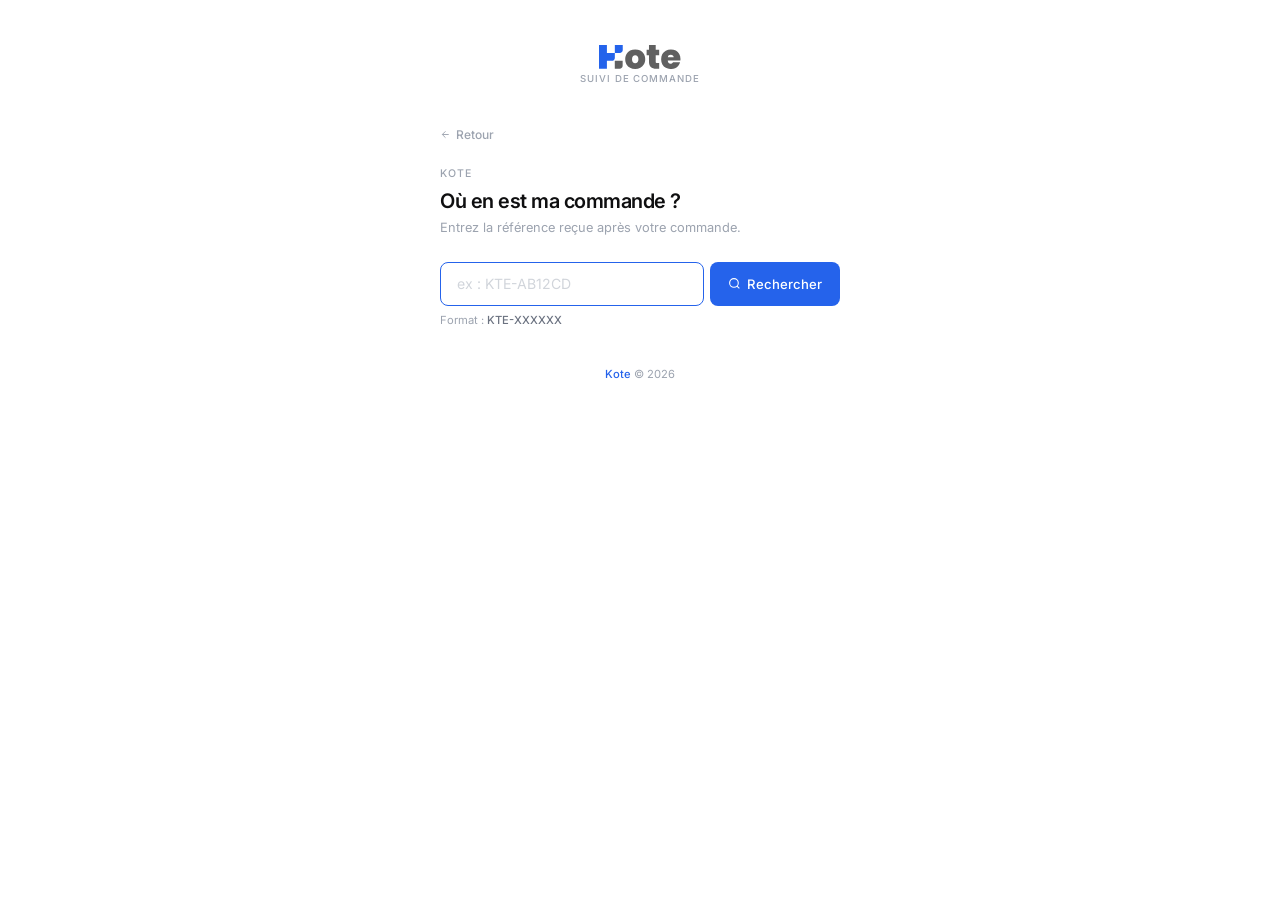
<file: tracking.html>
<!DOCTYPE html>
<html lang="fr">
<head>
<meta charset="UTF-8">
<meta name="viewport" content="width=device-width,initial-scale=1">
<title>Suivi commande · Kote</title>
<link href="https://fonts.googleapis.com/css2?family=Inter:wght@300;400;500;600&display=swap" rel="stylesheet">
<style>
*,*::before,*::after{box-sizing:border-box;margin:0;padding:0}
:root{--blue:#2563EB;--text:#0f0f10;--sub:#9ca3af;--border:#e5e7eb;--bg:#fff;--hover:#f9fafb}
html,body{min-height:100%;font-family:'Inter',sans-serif;color:var(--text);background:var(--bg);-webkit-font-smoothing:antialiased}
body{display:flex;flex-direction:column;align-items:center;padding:2.8rem 1.2rem 4rem;min-height:100vh}

.logo-wrap{display:flex;flex-direction:column;align-items:center;gap:.25rem;margin-bottom:2.5rem;opacity:0;animation:up .4s ease forwards}
.logo-svg{height:24px;width:auto}
.logo-tag{font-size:.6rem;font-weight:500;color:var(--sub);letter-spacing:.1em;text-transform:uppercase}

.container{width:100%;max-width:400px;opacity:0;animation:up .4s ease .1s forwards}

.back{display:inline-flex;align-items:center;gap:.3rem;margin-bottom:1.6rem;font-size:.75rem;font-weight:500;color:var(--sub);text-decoration:none;transition:color .12s}
.back:hover{color:var(--text)}
.back svg{width:11px;height:11px}

.eyebrow{font-size:.66rem;font-weight:500;letter-spacing:.1em;text-transform:uppercase;color:var(--sub);margin-bottom:.55rem}
.h1{font-size:1.25rem;font-weight:600;color:var(--text);letter-spacing:-.025em;line-height:1.2;margin-bottom:.3rem}
.sub-txt{font-size:.8rem;color:var(--sub);margin-bottom:1.5rem;line-height:1.55}

.search-row{display:flex;gap:.4rem;margin-bottom:.45rem}
.search-inp{flex:1;border:1px solid var(--border);border-radius:8px;padding:.78rem 1rem;font-family:inherit;font-size:.88rem;color:var(--text);background:var(--bg);outline:none;transition:border-color .14s;text-transform:uppercase;letter-spacing:.06em;-webkit-text-size-adjust:100%}
.search-inp::placeholder{text-transform:none;letter-spacing:0;color:#d1d5db}
.search-inp:focus{border-color:var(--blue)}
.search-btn{padding:.78rem 1.1rem;background:var(--blue);color:#fff;border:none;border-radius:8px;font-family:inherit;font-size:.82rem;font-weight:500;cursor:pointer;display:flex;align-items:center;gap:.4rem;transition:opacity .14s;white-space:nowrap;min-height:44px}
.search-btn:hover{opacity:.88}
.search-btn:disabled{opacity:.4;cursor:not-allowed}
.search-btn svg{width:13px;height:13px;flex-shrink:0}
.search-hint{font-size:.7rem;color:var(--sub)}
.search-hint b{color:#6b7280;font-weight:500}

.tk-error{display:none;margin-top:.7rem;padding:.7rem .9rem;border:1px solid #fecaca;border-radius:8px;font-size:.78rem;color:#dc2626;background:#fef2f2;align-items:flex-start;gap:.5rem}
.tk-error.on{display:flex}
.tk-error svg{width:13px;height:13px;flex-shrink:0;margin-top:.5px}

.tk-spin{display:none;justify-content:center;align-items:center;gap:.45rem;padding:1.4rem 0;font-size:.76rem;color:var(--sub)}
.tk-spin.on{display:flex}
@keyframes spin{to{transform:rotate(360deg)}}
.tk-spin svg{animation:spin .8s linear infinite}

.tk-result{display:none;border:1px solid var(--border);border-radius:12px;overflow:hidden;margin-top:1.4rem}
.tk-result.on{display:block;animation:up .25s ease}

/* result styles */
.tk-card-hdr{padding:1.1rem 1.15rem .9rem;display:flex;align-items:flex-start;justify-content:space-between;gap:.75rem;border-bottom:1px solid var(--border)}
.tk-label{font-size:.62rem;font-weight:500;color:var(--sub);text-transform:uppercase;letter-spacing:.07em;margin-bottom:.25rem}
.tk-ref{font-size:1.05rem;font-weight:600;color:var(--text);font-family:'Courier New',monospace;letter-spacing:.06em;line-height:1}
.tk-date{font-size:.7rem;color:var(--sub);margin-top:.3rem}
.tk-badge{display:inline-flex;align-items:center;font-size:.67rem;font-weight:600;padding:.28rem .7rem;border-radius:20px;border:1px solid;white-space:nowrap}

.tk-timeline{padding:1rem 1.15rem;display:flex;flex-direction:column;border-bottom:1px solid var(--border)}
.tk-step{display:flex;gap:.65rem;align-items:flex-start}
.tk-step-node{display:flex;flex-direction:column;align-items:center;flex-shrink:0}
.tk-step-dot{width:18px;height:18px;border-radius:50%;border:1.5px solid var(--border);background:var(--bg);display:flex;align-items:center;justify-content:center;flex-shrink:0;color:#d1d5db;z-index:1}
.tk-step-line{width:1px;background:var(--border);flex:1;min-height:16px;margin:2px 0}
.tk-done .tk-step-dot{background:#059669;border-color:#059669;color:#fff}
.tk-done .tk-step-line{background:#bbf7d0}
.tk-active .tk-step-dot{background:#2563eb;border-color:#2563eb;color:#fff}
.tk-step-body{padding-bottom:14px;flex:1}
.tk-step:last-child .tk-step-body{padding-bottom:0}
.tk-step-lbl{font-size:.8rem;font-weight:500;color:var(--sub);padding-top:.05rem}
.tk-done .tk-step-lbl,.tk-active .tk-step-lbl{color:var(--text)}
.tk-active .tk-step-lbl{font-weight:600}
.tk-step-sub{font-size:.7rem;color:var(--sub);margin-top:.2rem;line-height:1.45}

.tk-section-lbl{padding:.8rem 1.15rem .35rem;font-size:.62rem;font-weight:500;color:var(--sub);text-transform:uppercase;letter-spacing:.07em}
.tk-items{border-bottom:1px solid var(--border)}
.tk-item{display:flex;align-items:baseline;justify-content:space-between;gap:.75rem;padding:.55rem 1.15rem;border-bottom:1px solid var(--border);font-size:.8rem}
.tk-item:last-child{border-bottom:none}
.tk-item-l{display:flex;flex-direction:column;gap:.1rem;min-width:0}
.tk-item-name{font-weight:500;color:var(--text)}
.tk-item-specs{font-size:.68rem;color:var(--sub)}
.tk-item-qty{font-weight:600;color:var(--text);white-space:nowrap;flex-shrink:0;font-size:.76rem}

.tk-totals{padding:.85rem 1.15rem;border-bottom:1px solid var(--border);display:flex;flex-direction:column;gap:.28rem}
.tk-trow{display:flex;justify-content:space-between;align-items:baseline;font-size:.8rem;color:var(--sub)}
.tk-trow-sub{font-size:.73rem}
.tk-trow-ttc{font-size:.9rem;font-weight:600;color:var(--text);border-top:1px solid var(--border);margin-top:.3rem;padding-top:.5rem}

.tk-actions{padding:.75rem 1.15rem;display:flex;gap:.4rem}
.tk-act-btn{display:flex;align-items:center;gap:.4rem;padding:.65rem 1rem;border:1px solid var(--border);border-radius:7px;font-family:inherit;font-size:.78rem;font-weight:500;color:var(--sub);background:var(--bg);cursor:pointer;transition:all .14s;min-height:44px}
.tk-act-btn:hover{border-color:#9ca3af;color:var(--text)}
.tk-act-btn svg{width:11px;height:11px;flex-shrink:0}

.page-footer{margin-top:2.5rem;font-size:.7rem;color:var(--sub);text-align:center}
.page-footer a{color:var(--blue);text-decoration:none;font-weight:500}

@keyframes up{from{opacity:0;transform:translateY(8px)}to{opacity:1;transform:translateY(0)}}
@media(max-width:440px){
  body{padding:1.8rem .9rem 4rem}
  .search-row{flex-direction:column}
  .search-btn{justify-content:center}
  .h1{font-size:1.1rem}
  .tk-card-hdr{flex-direction:column;gap:.6rem}
}
</style>
</head>
<body>

<div class="logo-wrap">
  <svg class="logo-svg" xmlns="http://www.w3.org/2000/svg" viewBox="0 0 394.5 116.2">
  <path fill="#2463EB" d="M115,0v24.1c0,7.9-6.4,14.2-14.2,14.2H76.7V0H115z M38.3,0H0v115h38.3V76.7h24.6c7.6,0,13.8-6.2,13.8-13.8V38.3H38.3V0z"/>
  <path fill="#606060" d="M100.1,114.5H76.5v-38h38v23.6C114.5,108.1,108.1,114.5,100.1,114.5z M175.2,116.2c9.2,0,17.5-1.9,24.9-5.8c7.4-3.8,13.1-9.4,17.4-16.6c4.2-7.2,6.3-15.6,6.3-25.1c0-9.6-2.1-17.9-6.3-25c-4.2-7.1-10-12.6-17.3-16.5c-7.3-3.8-15.6-5.8-24.8-5.8c-9.2,0-17.5,1.9-24.8,5.8c-7.3,3.8-13.1,9.3-17.3,16.5c-4.2,7.1-6.3,15.5-6.3,25c0,9.7,2.1,18.1,6.3,25.2c4.2,7.1,9.9,12.6,17.2,16.5C157.7,114.3,165.9,116.2,175.2,116.2z M175.2,88.2c-4.5,0-8.2-1.6-11-4.9c-2.9-3.3-4.3-8.1-4.3-14.5c0-6.3,1.5-11,4.4-14.3s6.6-4.9,11-4.9c4.4,0,8.1,1.6,11.1,4.9c3,3.3,4.5,8.1,4.5,14.3c0,6.3-1.5,11.1-4.5,14.4C183.4,86.5,179.7,88.2,175.2,88.2z M282.1,87.5c-2.7,0-4.7-0.5-5.8-1.6c-1.2-1.1-1.7-2.9-1.7-5.4v-31h16.8V22.6h-16.8V0.2H242v22.4h-11.4v26.8H242v30.5c0,23.4,11.8,35.1,35.4,35.1h14V87.5H282.1z M394.5,67.8c0-9.4-2-17.6-5.9-24.6c-4-7-9.4-12.3-16.5-16.1c-7-3.7-15.1-5.6-24.2-5.6c-9.2,0-17.4,1.9-24.5,5.8c-7.1,3.8-12.6,9.3-16.6,16.4c-4,7.1-5.9,15.5-5.9,25.1c0,9.7,2,18.1,6,25.2c4,7.1,9.6,12.6,16.6,16.5c7.1,3.8,15.2,5.8,24.3,5.8c7.6,0,14.5-1.4,20.8-4.3c6.3-2.9,11.4-6.8,15.6-11.8c4.1-5,6.9-10.7,8.3-17h-34.4c-2.3,4.8-6.2,7.2-11.5,7.2c-3.8,0-7-1.2-9.5-3.7c-2.5-2.5-3.9-6.2-4.2-11.3h61.1C394.4,72.8,394.5,70.3,394.5,67.8z M333.1,59.7c0.8-4.2,2.4-7.3,4.9-9.5c2.5-2.1,5.8-3.2,9.7-3.2c4,0,7.2,1.1,9.9,3.4c2.6,2.3,4,5.4,4,9.3H333.1z"/>
</svg>
  <span class="logo-tag">Suivi de commande</span>
</div>

<div class="container">
  <a href="index.html" class="back">
    <svg viewBox="0 0 24 24" fill="none" stroke="currentColor" stroke-width="2"><path d="M19 12H5M12 5l-7 7 7 7"/></svg>
    Retour
  </a>
  <div class="eyebrow">Kote</div>
  <h1 class="h1">Où en est ma commande ?</h1>
  <p class="sub-txt">Entrez la référence reçue après votre commande.</p>

  <div class="search-row">
    <input class="search-inp" id="trkInp" type="text" placeholder="ex : KTE-AB12CD"
      autocomplete="off" autocorrect="off" autocapitalize="characters" spellcheck="false"
      onkeydown="if(event.key==='Enter')doTrack()" inputmode="text">
    <button class="search-btn" id="trkBtn" onclick="doTrack()">
      <svg viewBox="0 0 24 24" fill="none" stroke="currentColor" stroke-width="2"><circle cx="11" cy="11" r="8"/><path d="M21 21l-4.35-4.35"/></svg>
      Rechercher
    </button>
  </div>
  <div class="search-hint">Format : <b>KTE-XXXXXX</b></div>

  <div class="tk-error" id="trkErr">
    <svg viewBox="0 0 24 24" fill="none" stroke="currentColor" stroke-width="2"><circle cx="12" cy="12" r="10"/><line x1="12" y1="8" x2="12" y2="12"/><line x1="12" y1="16" x2="12.01" y2="16"/></svg>
    <span id="trkErrMsg">Commande introuvable.</span>
  </div>
  <div class="tk-spin" id="trkSpin">
    <svg viewBox="0 0 24 24" fill="none" stroke="currentColor" stroke-width="1.5" width="15" height="15" style="opacity:.35"><path d="M21 12a9 9 0 11-6.219-8.56"/></svg>
    Recherche…
  </div>
  <div class="tk-result" id="trkResult"></div>
</div>

<div class="page-footer"><a href="index.html">Kote</a> &copy; 2026</div>

<script src="js/config.js"></script>
<script src="js/kote-tracking.js"></script>
<script>
function resetTracking() {
  document.getElementById('trkInp').value = '';
  const r = document.getElementById('trkResult');
  r.className = 'tk-result'; r.innerHTML = '';
  document.getElementById('trkErr').className = 'tk-error';
  document.getElementById('trkInp').focus();
}

async function doTrack() {
  const ref = document.getElementById('trkInp').value.trim().toUpperCase();
  if (!ref) { document.getElementById('trkInp').focus(); return; }
  const btn  = document.getElementById('trkBtn');
  const spin = document.getElementById('trkSpin');
  const err  = document.getElementById('trkErr');
  const res  = document.getElementById('trkResult');
  err.className='tk-error'; res.className='tk-result'; res.innerHTML='';
  btn.disabled=true; spin.className='tk-spin on';
  try {
    const ord = await TRK.lookup(ref);
    if (!ord) {
      document.getElementById('trkErrMsg').innerHTML='Référence <b>'+ref+'</b> introuvable. Vérifiez et réessayez.';
      err.className='tk-error on';
    } else {
      res.innerHTML = TRK.buildResultHTML(ord, { resetFn: 'resetTracking()' });
      res.className='tk-result on';
      res.scrollIntoView({behavior:'smooth',block:'nearest'});
    }
  } catch(e) {
    console.error('[TRK]',e);
    document.getElementById('trkErrMsg').textContent='Erreur : '+e.message;
    err.className='tk-error on';
  } finally {
    btn.disabled=false; spin.className='tk-spin';
  }
}

window.addEventListener('load', () => {
  document.getElementById('trkInp').focus();
  const ref = new URLSearchParams(location.search).get('ref');
  if (ref) { document.getElementById('trkInp').value=ref; doTrack(); }
});
</script>
</body>
</html>
</file>
<file: css/style.css>
/* ── Reset & Root ─────────────────────────────────────── */
*,*::before,*::after{box-sizing:border-box;margin:0;padding:0}
html,body{height:100%;font-family:'Poppins',sans-serif;-webkit-font-smoothing:antialiased;overflow:hidden}
@media(max-width:520px){html,body{overflow:auto}}
/* Inherit font, reset outline & transition for form elements globally */
button,input,select,textarea{font-family:inherit;outline:none;transition:border-color var(--ease)}

:root{
  --bg:#F0F4F8; --sf:#fff; --s2:#F7F9FC; --bd:#E4E9F0;
  --t1:#0F172A; --t2:#5A6A7E; --t3:#9EAFC0;
  --bl:#2563EB; --bl-dk:#1A4CC8; --bl-lt:#EBF2FF; --bl-md:#BFDBFE;
  --sky:#F0F7FF; --sky-bd:#BAE0FF;
  --gn:#059669; --gn-lt:#ECFDF5;
  --lime:#84CC16;
  --am:#D97706; --rd:#DC2626;
  --pu:#7C3AED; --pu-lt:#F5F3FF; --pu-bd:#DDD6FE;
  --sb:254px; --hh:52px; --r:7px; --r-on:14px;
  --ease:.16s cubic-bezier(.4,0,.2,1);
  font-size:15px;
}

body{display:flex;flex-direction:column;background:var(--bg);color:var(--t1)}
.adm-main{flex:1;overflow:hidden;display:flex;flex-direction:column;min-height:0}

/* Scrollbar */
::-webkit-scrollbar{width:3px}
::-webkit-scrollbar-thumb{background:var(--bd);border-radius:3px}

/* Catalogue header button — hidden desktop, shown mobile via client.html media query */

.tog{width:26px;height:15px;background:var(--bd);border-radius:10px;position:relative;
  transition:background var(--ease);flex-shrink:0}
.tog::after{content:'';position:absolute;top:2px;left:2px;width:11px;height:11px;
  border-radius:50%;background:#fff;transition:transform var(--ease)}
.tog.on{background:var(--bl)}
.tog.on::after{transform:translateX(11px)}

/* Base selectable */
.opt{border:1.5px solid var(--bd);border-radius:var(--r);cursor:pointer;
  user-select:none;transition:all var(--ease);background:var(--sf)}
.opt:hover,.opt.on{border-color:var(--bl);background:var(--bl-lt)}

/* Section label */
.s-lbl{font-size:.57rem;font-weight:700;color:var(--t3);text-transform:uppercase;
  letter-spacing:.9px;margin-bottom:.3rem}

/* Divider row */
.hr{height:1px;background:var(--bd);margin:.08rem 0}

/* Key-value pair */
.sp{display:flex;justify-content:space-between;align-items:baseline;font-size:.67rem}
.sp .k{color:var(--t2)}
.sp .v{font-weight:600;font-variant-numeric:tabular-nums}
.sp .v.hi{color:var(--gn)}
.sp .v.mu{color:var(--t2)}
.sp .v.wa{color:var(--am)}
.sp .v.bl{color:var(--bl)}

/* Disclosure (collapse/expand) */
.disc{overflow:hidden;max-height:0;transition:max-height .22s ease,opacity .18s ease;opacity:0}
.disc.on{opacity:1}

/* ── Buttons ──────────────────────────────────────────── */
.btn{display:inline-flex;align-items:center;gap:5px;border:none;border-radius:var(--r);
  font-weight:600;cursor:pointer;transition:all var(--ease)}
.btn svg{flex-shrink:0;width:13px;height:13px}

.btn-p{background:var(--bl);color:#fff;padding:0 1rem;height:38px;font-size:.74rem;position:relative;overflow:hidden;transition:background .25s ease,border-color .25s ease,color .25s ease,box-shadow .25s ease,transform var(--ease)}
.btn-p:hover:not(:disabled){background:var(--bl-dk);transform:translateY(-1px)}
.btn-p:active:not(:disabled){transform:none}
.btn-p:disabled{opacity:.38;cursor:not-allowed}

.btn-outline{background:none;color:var(--t2);border:1.5px solid var(--bd);
  padding:0 .9rem;height:34px;font-size:.72rem}
.btn-outline:hover{border-color:var(--bl);color:var(--bl)}

.btn-ghost{background:none;border:none;color:var(--t3);padding:0;font-size:.61rem;
  font-weight:600;cursor:pointer;
  display:inline-flex;align-items:center;gap:4px;transition:color var(--ease)}
.btn-ghost svg{width:10px;height:10px;transition:transform var(--ease)}
.btn-ghost:hover,.btn-ghost.open{color:var(--bl)}
.btn-ghost.open svg{transform:rotate(180deg)}

.btn-icon{width:34px;height:34px;display:flex;align-items:center;justify-content:center;
  border:none;background:none;cursor:pointer;border-radius:var(--r);
  transition:background var(--ease);color:var(--t2)}
.btn-icon:hover{background:var(--s2);color:var(--t1)}
.btn-icon svg{width:18px;height:18px}

.btn-xs{background:none;border:none;font-size:.64rem;
  color:var(--t3);cursor:pointer;transition:color var(--ease);padding:3px 0}
.btn-xs:hover{color:var(--rd)}

.btn-h{height:40px;font-size:.76rem}

/* Form inputs */
.inp{border:1.5px solid var(--bd);border-radius:var(--r);
  font-size:.71rem;color:var(--t1);background:var(--sf);width:100%;padding:5px 9px}
.inp:focus,input:focus,select:focus,textarea:focus{
  border-color:var(--bl);box-shadow:0 0 0 3px rgba(37,99,235,.1)}

.inp-lbl{font-size:.6rem;font-weight:500;color:var(--t2)}
.inp-wrap{display:flex;flex-direction:column;gap:3px}

/* Number input — hide spinners */
input[type=number]{-moz-appearance:textfield}
input[type=number]::-webkit-inner-spin-button{-webkit-appearance:none}

/* ── Chip / Pill / Seg ────────────────────────────────── */
.chips,.pills{display:flex;flex-wrap:wrap;gap:.2rem}
.chip{display:inline-flex;flex-direction:column;align-items:flex-start;padding:6px 10px 5px;gap:2px;min-width:48px}
.chip strong{font-size:.74rem;font-weight:700;color:var(--t1);letter-spacing:-.01em;line-height:1.1}
.chip small{font-size:.56rem;font-weight:500;color:var(--t3);letter-spacing:.2px;line-height:1}
.chip:hover:not(.on) strong{color:var(--bl)}
.chip:hover:not(.on) small{color:var(--bl-dk)}
.chip:hover:not(.on){border-color:var(--bl-md)}
/* ON state: solid blue fill like pills */
.chip.on{background:var(--bl);border-color:var(--bl)}
.chip.on strong{color:#fff}
.chip.on small{color:rgba(255,255,255,.8)}

.pill{display:inline-flex;align-items:center;border-radius:var(--r);padding:3px 10px;
  font-size:.68rem;font-weight:500;color:var(--t2)}
.pill:hover{color:var(--bl)}
.pill.on{background:var(--bl);border-color:var(--bl);color:#fff}

.seg{display:flex;border:1.5px solid var(--bd);border-radius:var(--r);overflow:hidden;width:fit-content}
.seg-btn{padding:5px 12px;font-size:.7rem;font-weight:600;color:var(--t2);background:none;
  border:none;cursor:pointer;transition:all var(--ease);
  display:flex;align-items:center;gap:4px}
.seg-btn+.seg-btn{border-left:1.5px solid var(--bd)}
.seg-btn:hover{background:var(--s2)}
.seg-btn.on{background:var(--bl);color:#fff}
.seg-btn.on+.seg-btn{border-left-color:var(--bl)}
/* Sides icon */
.seg-ico{display:flex;gap:2px}
.seg-p{width:8px;height:11px;border-radius:1.5px;border:1.5px solid currentColor;opacity:.6}
.seg-btn.on .seg-p{background:rgba(255,255,255,.35);opacity:1}

/* Info tag */
.info-tag{display:inline-flex;align-items:center;gap:4px;font-size:.62rem;
  color:var(--t2);background:var(--s2);border:1px solid var(--bd);border-radius:20px;padding:2px 9px}
.info-tag svg{width:10px;height:10px;color:var(--t3)}

/* Warning */
.warn{display:flex;align-items:center;gap:6px;background:#FEF3C7;border:1px solid #FDE68A;
  border-radius:var(--r);padding:.3rem .55rem;font-size:.64rem;color:#92400E;margin-top:.28rem}
.warn svg{width:13px;height:13px;flex-shrink:0}

/* ── Layout shell ─────────────────────────────────────── */
.body{display:flex;flex:1;overflow:hidden;position:relative}
.main{flex:1;display:flex;flex-direction:column;overflow:hidden}

/* ── Header ──────────────────────────────────────────── */
.hdr{height:var(--hh);background:var(--sf);border-bottom:1px solid var(--bd);
  display:flex;align-items:center;justify-content:space-between;padding:0 1rem;flex-shrink:0;z-index:300}
.hdr-r{display:flex;gap:.2rem}
.logo{display:flex;align-items:center;gap:8px}
.logo-mark{height:19px;width:auto;
  display:flex;align-items:center;justify-content:center}
.logo-mark svg{height:100%;width:auto;display:block}
/* Cart badge */
.cbadge{position:absolute;top:2px;right:2px;min-width:16px;height:16px;background:var(--bl);
  color:#fff;border-radius:8px;font-size:.56rem;font-weight:700;
  display:none;align-items:center;justify-content:center;padding:0 3px;border:2px solid var(--sf)}
.cbadge.on{display:flex}

/* ── Sidebar ──────────────────────────────────────────── */
.sidebar{width:var(--sb);flex-shrink:0;background:var(--sf);border-right:1px solid var(--bd);
  display:flex;flex-direction:column;overflow-y:auto}
.sb-sec{border-bottom:1px solid var(--bd)}
.sb-grp{display:flex;align-items:center;justify-content:space-between;
  padding:.42rem .8rem;cursor:pointer;user-select:none;transition:background var(--ease),color var(--ease)}
.sb-grp:hover{background:var(--bl-lt)}
/* Group label — always blue */
.sb-grp-lbl{font-size:.63rem;font-weight:700;color:var(--bl);text-transform:uppercase;
  letter-spacing:.9px;transition:color var(--ease)}
.sb-chev svg{width:10px;height:10px;color:var(--bl);opacity:.6;transition:transform var(--ease),color var(--ease)}
/* Open group — blue background, white text, white chevron */
.sb-grp.open{background:var(--bl);border-bottom-color:var(--bl-dk)}
.sb-grp.open .sb-grp-lbl{color:#fff;font-size:.65rem}
.sb-grp.open .sb-chev svg{color:#fff;opacity:1;transform:rotate(90deg)}
.sb-grp.open:hover{background:var(--bl-dk)}
.sb-list{display:none}
.sb-list.open{display:block}
.sb-item{display:flex;align-items:center;gap:7px;padding:.38rem .85rem;
  cursor:pointer;transition:all var(--ease);border-left:2px solid transparent}
.sb-item:hover{background:var(--s2);border-left-color:var(--bd)}
.sb-item.on{background:var(--sky);border-left-color:var(--bl)}
/* Sidebar item icons — always blue */
.sb-ico{width:21px;height:21px;flex-shrink:0;background:var(--bl-lt);border-radius:4px;
  display:flex;align-items:center;justify-content:center;transition:all var(--ease)}
.sb-ico svg{width:11px;height:11px;color:var(--bl)}
.sb-item.on .sb-ico,.sb-item:hover .sb-ico{background:var(--bl-md)}
.sb-item.on .sb-ico svg,.sb-item:hover .sb-ico svg{color:var(--bl)}
.sb-lbl{font-size:.79rem;font-weight:500;color:var(--t2);transition:all var(--ease)}
.sb-item.on .sb-lbl{color:var(--bl);font-weight:700}
/* Conception sub-items */
.sb-lbl-wrap{display:flex;flex-direction:column;gap:1px;min-width:0}
.sb-sub{font-size:.62rem;color:var(--t3);font-weight:500;transition:color var(--ease)}
.sb-item.on .sb-sub{color:var(--bl-dk);opacity:.75}
.sb-item-conc{padding-left:1.1rem}
.sb-item-conc .sb-ico{width:18px;height:18px;border-radius:3px}
.sb-item-conc .sb-ico svg{width:9px;height:9px}
/* Footer */
.sb-foot{margin-top:auto;padding:.42rem .8rem;font-size:.56rem;color:var(--t3);
  border-top:1px solid var(--bd);display:flex;flex-direction:column;gap:.28rem}
.sb-foot-row1{display:flex;align-items:center;justify-content:space-between;gap:.4rem}
.sb-foot-row2{display:flex;align-items:center;justify-content:space-between;
  font-size:.54rem;color:var(--t3);opacity:.8}
/* DB state pill */
.sb-db-state{display:flex;align-items:center;gap:.3rem;min-width:0;overflow:hidden}
.sb-db-dot{width:7px;height:7px;border-radius:50%;flex-shrink:0;background:var(--bd);
  transition:background var(--ease)}
.sb-db-dot.connected{background:#22c55e;box-shadow:0 0 0 2px #dcfce7}
.sb-db-dot.error    {background:#f97316;box-shadow:0 0 0 2px #ffedd5}
.sb-db-dot.pending  {background:#facc15;box-shadow:0 0 0 2px #fef9c3}
.sb-db-st{font-size:.58rem;font-weight:600;color:var(--t3);white-space:nowrap;
  overflow:hidden;text-overflow:ellipsis;max-width:100px;transition:color var(--ease)}
.sb-db-st.on {color:var(--t2)}
.sb-db-st.err{color:var(--rd)}
/* DB source toggle */
.sb-db-toggle{display:flex;align-items:center;gap:3px;background:var(--s2);
  border:1px solid var(--bd);border-radius:20px;padding:2px 3px;flex-shrink:0}
.sb-db-btn{font-size:.56rem;font-weight:700;padding:1px 7px;border-radius:16px;
  cursor:pointer;color:var(--t3);transition:all var(--ease);border:none;background:none;
  white-space:nowrap}
.sb-db-btn.on{background:var(--lime);color:#fff;box-shadow:0 1px 3px rgba(0,0,0,.15)}

/* ── Config area ──────────────────────────────────────── */
.cfg-area{flex:1;display:flex;flex-direction:column;overflow:hidden}
.cfg-hdr{display:flex;align-items:center;gap:9px;padding:.58rem 1rem;
  border-bottom:1px solid var(--bd);flex-shrink:0;background:var(--sf)}
.cfg-hdr-ico{width:27px;height:27px;background:var(--bl-lt);border-radius:6px;
  display:flex;align-items:center;justify-content:center;flex-shrink:0}
.cfg-hdr-ico svg{width:13px;height:13px;color:var(--bl)}
.cfg-hdr-title{font-size:.8rem;font-weight:600}
.cfg-hdr-sub{font-size:.61rem;color:var(--t2)}
.edit-banner{display:none;background:var(--bl-lt);border-bottom:1px solid var(--bl-md);
  padding:.28rem 1rem;font-size:.65rem;font-weight:600;color:var(--bl);
  align-items:center;justify-content:space-between;flex-shrink:0;
  position:sticky;top:0;z-index:10;}
.edit-banner.on{display:flex}
.edit-cancel{background:none;border:none;font-size:.65rem;color:var(--bl);
  cursor:pointer;font-weight:600;text-decoration:underline}
.cfg-scroll{flex:1;overflow-y:auto;padding:.72rem 1rem;display:flex;flex-direction:column;gap:.62rem}
.cfg-footer{flex-shrink:0;border-top:1px solid var(--bd);background:var(--sf);
  box-shadow:0 -3px 14px rgba(0,0,0,.06);padding:.55rem 1rem}

/* ── Empty/state views ────────────────────────────────── */
.center{flex:1;display:flex;flex-direction:column;align-items:center;justify-content:center;gap:.55rem}
.center svg{width:29px;height:29px;color:var(--t3);opacity:.38}
.c-title{font-size:.78rem;font-weight:600;color:var(--t2)}
.c-sub{font-size:.68rem;color:var(--t3);text-align:center;max-width:210px;line-height:1.6}

/* ── Section-specific UI ──────────────────────────────── */

/* Qty row */
.qty-row{display:flex;gap:.2rem;align-items:stretch;flex-wrap:wrap}
.qty-btn{padding:4px 6px;font-size:.69rem;font-weight:600;color:var(--t2);
  text-align:center;background:var(--sf);cursor:pointer;min-width:44px}
.qty-btn.on{background:var(--bl);border-color:var(--bl);color:#fff}
.qty-select{padding:3px 22px 3px 7px;border:1.5px solid var(--bd);border-radius:var(--r);
  font-size:.69rem;font-weight:600;color:var(--t2);
  background:var(--sf);cursor:pointer;-webkit-appearance:none;appearance:none;
  background-image:url("data:image/svg+xml,%3Csvg xmlns='http://www.w3.org/2000/svg' width='10' height='7'%3E%3Cpath d='M1 1l4 4 4-4' stroke='%239EAFC0' stroke-width='1.5' fill='none' stroke-linecap='round'/%3E%3C/svg%3E");
  background-repeat:no-repeat;background-position:right 6px center}
.qty-select:hover,.qty-select:focus,.qty-select.on{border-color:var(--bl)}
.qty-select.on{color:var(--bl)}
.qty-custom-row{display:flex;align-items:center;gap:.4rem}
.qty-custom-lbl{font-size:.62rem;color:var(--t2);white-space:nowrap}

/* Finitions */
.fin-wrap{border:1.5px solid var(--bd);border-radius:var(--r);overflow:hidden}
.fin-section{padding:.42rem .58rem}
.fin-section+.fin-section{border-top:1px solid var(--bd)}
.sg-lbl{font-size:.56rem;font-weight:700;color:var(--t3);text-transform:uppercase;letter-spacing:.8px;margin-bottom:.25rem}
.fin-grid,.fac-grid{display:grid;grid-template-columns:repeat(3,1fr);gap:.2rem}
.fin-cell,.fac-cell{display:flex;align-items:center;justify-content:space-between;
  padding:.32rem .42rem;font-size:.69rem;font-weight:600;color:var(--t2);border-radius:5px;background:var(--sf)}
.fin-cell.on,.fac-cell.on{color:var(--bl);background:var(--bl-lt);border-color:var(--bl)}
/* Face picker — inline expandable cells */
.fin-grid-v2{display:grid;grid-template-columns:repeat(2,1fr);gap:.3rem}
.fin-cell-v2{display:flex;flex-direction:column;border-radius:6px;background:var(--sf);
  border:1.5px solid var(--bd);overflow:hidden;transition:border-color var(--ease)}
.fin-cell-v2.on{border-color:var(--bl);background:var(--bl-lt)}
.fin-cell-top{display:flex;align-items:center;justify-content:space-between;
  padding:.32rem .42rem;cursor:pointer;gap:.3rem}
.fin-cell-lbl{font-size:.69rem;font-weight:600;color:var(--t2);transition:color var(--ease)}
.fin-cell-v2.on .fin-cell-lbl{color:var(--bl)}
.fin-cell-faces{display:flex;gap:.25rem;padding:.18rem .42rem .32rem;
  border-top:1px solid var(--bl-md)}

.face-pill{padding:2px 8px;border:1.5px solid var(--bd);border-radius:var(--r);
  font-size:.62rem;font-weight:600;color:var(--t2);cursor:pointer;background:var(--sf);transition:all var(--ease)}
.face-pill:hover{border-color:var(--bl);color:var(--bl)}
.face-pill.on{background:var(--bl);border-color:var(--bl);color:#fff}

/* Notes */
.notes-acc{border:1.5px solid var(--bd);border-radius:var(--r);overflow:hidden}
.notes-hdr{display:flex;align-items:center;justify-content:space-between;
  padding:.38rem .6rem;cursor:pointer;user-select:none;background:var(--sf);transition:background var(--ease)}
.notes-hdr:hover,.notes-acc.open .notes-hdr{background:var(--s2)}
.notes-hdr-l{display:flex;align-items:center;gap:6px;font-size:.72rem;font-weight:600;color:var(--t2)}
.notes-hdr-l svg{width:13px;height:13px;color:var(--t3)}
.notes-chev svg{width:12px;height:12px;color:var(--t3);transition:transform var(--ease)}
.notes-acc.open .notes-chev svg{transform:rotate(180deg)}
.notes-body{overflow:hidden;max-height:0;transition:max-height .22s ease}
.notes-acc.open .notes-body{max-height:160px}
.notes-inner{padding:.45rem .6rem;border-top:1px solid var(--bd)}
.notes-ta{min-height:60px;resize:vertical}
.custom-row{display:grid;grid-template-columns:1fr 1fr;gap:.32rem;margin-top:.3rem}

/* Grand format */
.gf-mat-grid{display:grid;grid-template-columns:1fr 1fr;gap:.22rem}
.gf-mat-chip{display:flex;align-items:center;gap:.45rem;padding:.38rem .5rem;
  border-radius:var(--r);cursor:pointer;user-select:none;transition:all var(--ease)}
.gf-mat-chip:hover,.gf-mat-chip.on{background:var(--bl-lt);border-color:var(--bl)}
.gf-mat-dot{width:9px;height:9px;border-radius:50%;flex-shrink:0;transition:transform var(--ease)}
.gf-mat-chip.on .gf-mat-dot{transform:scale(1.3)}
.gf-mat-name{font-size:.69rem;font-weight:600;color:var(--t2);flex:1}
.gf-mat-chip.on .gf-mat-name{color:var(--bl)}
.gf-mat-price{font-size:.63rem;font-weight:700;color:var(--t3)}
.gf-mat-chip.on .gf-mat-price{color:var(--bl)}
.gf-dims-box{display:grid;grid-template-columns:1fr 1fr auto;gap:.28rem;align-items:end;margin-top:.4rem}
.gf-area-badge{display:flex;flex-direction:column;align-items:center;justify-content:center;padding:.3rem .5rem;
  background:var(--bl-lt);border:1.5px solid var(--bl-md);border-radius:var(--r);text-align:center;min-width:52px;height:30px}
.gf-area-val{font-size:.82rem;font-weight:700;color:var(--bl);line-height:1.1}
.gf-area-lbl{font-size:.55rem;color:var(--bl-dk);margin-top:1px}

.gf-opt-row{display:flex;align-items:center;justify-content:space-between;
  padding:.33rem .5rem;border-radius:5px;cursor:pointer;transition:background var(--ease)}
.gf-opt-row:hover,.gf-opt-row.on{background:var(--bl-lt)}
.gf-opt-name{font-size:.69rem;font-weight:600;color:var(--t2)}
.gf-opt-row.on .gf-opt-name{color:var(--bl)}
.gf-opt-sub{font-size:.58rem;color:var(--t3)}

/* Rollup */
.ru-cards{display:grid;grid-template-columns:repeat(3,1fr);gap:.25rem}
.ru-card{padding:.4rem .5rem;text-align:center;font-size:.7rem;font-weight:600;color:var(--t2)}
.ru-card.on{background:var(--bl);border-color:var(--bl);color:#fff}

/* Catalogue blocks */
.cat-block{border:1.5px solid var(--bd);border-radius:var(--r);padding:.5rem .6rem}
.cat-block+.cat-block{margin-top:.4rem}
.cat-block-hdr{font-size:.64rem;font-weight:700;color:var(--t2);margin-bottom:.35rem;
  display:flex;align-items:center;gap:5px}
.cat-block-hdr svg{width:12px;height:12px;color:var(--t3)}

/* Papiers spéciaux */
.chip-spec-trigger{display:inline-flex;align-items:center;gap:3px;padding:4px 9px;
  font-size:.69rem;font-weight:600;cursor:pointer;user-select:none;transition:all var(--ease)}
.chip-spec-trigger.on{border-color:var(--bl)!important;background:var(--bl-lt)!important}
.chip-spec-trigger.on strong{color:var(--bl)}
.chip-spec-trigger:not(.on) strong{color:var(--t2)}
.chip-spec-trigger:hover:not(.on){border-color:var(--bl)!important;background:var(--bl-lt)!important}
.chip-spec-trigger:hover:not(.on) strong{color:var(--bl)}
.spec-sub{overflow:hidden;max-height:0;transition:max-height .22s ease,opacity .18s ease;opacity:0;margin-top:.22rem}
.spec-sub.on{max-height:300px;opacity:1}
.chip-sp{border-color:var(--pu-bd)!important}
.chip-sp strong{color:var(--pu)!important}
.chip-sp small{color:#a78bfa!important}
.chip-sp.on,.chip-sp:hover{background:var(--pu)!important;border-color:var(--pu)!important}
.chip-sp.on strong,.chip-sp.on small{color:#fff!important}

.btn-finition-more:hover,.btn-finition-more.open{border-color:var(--bl);color:var(--bl);background:var(--bl-lt)}

.btn-finition-more.open svg{transform:rotate(180deg)}
.addon-wrap{overflow:hidden;max-height:0;transition:max-height .22s ease,opacity .18s ease;opacity:0;margin-top:.22rem}
.addon-wrap.on{opacity:1}

/* Conception group headers */

/* Conception detail view */
.conc-detail-empty{display:flex;flex-direction:column;align-items:center;justify-content:center;
  padding:2.5rem 1rem;color:var(--t3);font-size:.72rem;text-align:center;gap:.2rem}
.conc-detail-hdr{display:flex;align-items:center;gap:.65rem;margin-bottom:.65rem;
  padding-bottom:.55rem;border-bottom:1px solid var(--bd)}
.conc-detail-ico{width:34px;height:34px;flex-shrink:0;background:var(--bl-lt);border-radius:8px;
  display:flex;align-items:center;justify-content:center}
.conc-detail-ico svg{width:16px;height:16px;color:var(--bl)}
.conc-detail-title{font-size:.82rem;font-weight:700;color:var(--t1)}

.conc-detail-note{font-size:.67rem;color:var(--t2);line-height:1.55;margin-bottom:.6rem;
  background:var(--s2);border:1px solid var(--bd);border-radius:var(--r);padding:.38rem .55rem}

.conc-card.on .conc-name,.conc-card.on .conc-price-tag{color:var(--bl)}
.conc-var{border-top:1px solid var(--bl-md);margin-top:.35rem;padding-top:.35rem}
.conc-var-lbl{font-size:.58rem;font-weight:700;color:var(--t3);text-transform:uppercase;letter-spacing:.7px;margin-bottom:.22rem}
.conc-inline{display:flex;align-items:center;gap:.5rem}
.conc-num-inp{width:80px;padding:4px 8px;border:1.5px solid var(--bd);border-radius:var(--r);
  font-size:.72rem;color:var(--t1);background:var(--sf)}
.conc-unit{font-size:.65rem;color:var(--t2)}

.conc-custom-row{display:flex;align-items:center;justify-content:space-between;
  border-top:1px dashed var(--bd);margin-top:.3rem;padding-top:.28rem;cursor:pointer}
.conc-custom-lbl{font-size:.61rem;font-weight:600;color:var(--t3);display:flex;align-items:center;gap:4px;transition:color var(--ease)}
.conc-custom-lbl svg{width:10px;height:10px;transition:transform var(--ease)}
.conc-custom-row:hover .conc-custom-lbl,.conc-custom-row.open .conc-custom-lbl{color:var(--pu)}
.conc-custom-row.open .conc-custom-lbl svg{transform:rotate(180deg)}
.conc-custom-panel{overflow:hidden;max-height:0;transition:max-height .2s ease,opacity .2s ease;opacity:0}
.conc-custom-panel.on{max-height:200px;opacity:1}
.conc-custom-field{margin-top:.3rem;display:flex;flex-direction:column;gap:.22rem}

/* ── Footer / Price panel ─────────────────────────────── */
.dp{overflow:hidden;max-height:0;transition:max-height .28s cubic-bezier(.4,0,.2,1)}
.dp.open{max-height:700px}
.di{background:var(--s2);border:1px solid var(--bd);border-radius:var(--r);
  padding:.48rem .58rem;margin-bottom:.42rem}
.di-grid{display:grid;grid-template-columns:101px 1fr;gap:.55rem;align-items:start}
.di-left{display:flex;flex-direction:column;align-items:center;gap:.25rem}
.di-right{display:flex;flex-direction:column;gap:.17rem}
.di-sep{font-size:.57rem;font-weight:700;color:var(--t3);text-transform:uppercase;
  letter-spacing:.7px;margin:.12rem 0 .05rem}
.di-legend{font-size:.56rem;color:var(--t3);text-align:center;line-height:1.5}
.di-legend b{color:var(--t2);font-weight:600;display:block}
.q-meta{display:flex;align-items:center;justify-content:space-between;margin-bottom:.38rem}
.q-lbl{font-size:.56rem;color:var(--t3);font-weight:500;text-transform:uppercase;letter-spacing:.5px}
.q-row{display:flex;align-items:center;gap:.58rem}
.q-price{flex:1;min-width:0}
.q-total{font-size:1.4rem;font-weight:700;letter-spacing:-.8px;line-height:1.05;font-variant-numeric:tabular-nums}
.q-total .cur{font-size:.7rem;font-weight:600;color:var(--t2);margin-left:2px}
.q-unit{font-size:.59rem;color:var(--t2);margin-top:1px}
.q-unit strong{color:var(--bl);font-weight:600}
.q-hint{font-size:.61rem;color:var(--t3);margin-bottom:.35rem}

/* ── Cart ─────────────────────────────────────────────── */
.cart-overlay{position:absolute;inset:0;background:rgba(15,23,42,.22);z-index:200;
  opacity:0;pointer-events:none;transition:opacity .22s ease}
.cart-overlay.open{opacity:1;pointer-events:all}
.cart-drawer{position:absolute;top:0;right:0;bottom:0;width:340px;background:var(--sf);
  border-left:1px solid var(--bd);display:flex;flex-direction:column;
  transform:translateX(100%);transition:transform .24s cubic-bezier(.4,0,.2,1);
  z-index:201;box-shadow:-4px 0 20px rgba(0,0,0,.1);overflow:hidden}
.cart-drawer.open{transform:translateX(0)}
.cart-hdr{display:flex;align-items:center;justify-content:space-between;
  padding:.58rem .85rem;border-bottom:1px solid var(--bd);flex-shrink:0}
.cart-title-r{display:flex;align-items:center;gap:7px}
.cart-title{font-size:.86rem;font-weight:700}
.c-count{font-size:.59rem;font-weight:700;background:var(--bl);color:#fff;padding:0 6px;border-radius:20px;line-height:1.7}
.cart-x{width:26px;height:26px;display:flex;align-items:center;justify-content:center;
  border:none;background:none;cursor:pointer;color:var(--t2);border-radius:5px;transition:background var(--ease)}
.cart-x:hover{background:var(--s2)}
.cart-x svg{width:14px;height:14px}
.cart-body{flex:1;overflow-y:auto;padding:.48rem .85rem}
.cart-empty{display:flex;flex-direction:column;align-items:center;justify-content:center;
  gap:.5rem;padding:3rem 1rem;color:var(--t3)}
.cart-empty svg{width:24px;height:24px;opacity:.35}
.cart-empty-txt{font-size:.71rem;font-weight:500}
/* Cart item */
.ci{display:flex;gap:.58rem;padding:.48rem 0;border-bottom:1px solid var(--bd)}
.ci:last-child{border-bottom:none}
.ci-ico{width:26px;height:26px;flex-shrink:0;background:var(--bl-lt);border-radius:5px;
  display:flex;align-items:center;justify-content:center;margin-top:1px}
.ci-ico svg{width:12px;height:12px;color:var(--bl)}
.ci-body{flex:1;min-width:0}
.ci-name{font-size:.75rem;font-weight:600}
.ci-qty{display:inline-block;background:var(--bl);color:#fff;font-size:.6rem;font-weight:700;
  padding:1px 6px;border-radius:20px;margin-right:2px;vertical-align:middle;font-variant-numeric:tabular-nums}
.ci-specs{font-size:.61rem;color:var(--t2);margin-top:1px;line-height:1.4}
.ci-notes{font-size:.59rem;color:var(--t3);font-style:italic;margin-top:1px}
.ci-price{font-size:.77rem;font-weight:700;color:var(--bl);margin-top:2px;font-variant-numeric:tabular-nums}
.ci-unit{font-size:.58rem;color:var(--t3)}
.ci-acts{display:flex;flex-direction:column;gap:2px;flex-shrink:0;margin-top:1px}
.ci-btn{width:22px;height:22px;display:flex;align-items:center;justify-content:center;
  border:none;background:none;cursor:pointer;border-radius:4px;transition:all var(--ease);color:var(--t3)}
.ci-btn svg{width:11px;height:11px}
.ci-btn.ed:hover{color:var(--bl);background:var(--bl-lt)}
.ci-btn.rm:hover{color:var(--rd);background:#FEE2E2}
/* Cart options panel */
.cart-opts{flex-shrink:0;border-top:1px solid var(--bd);padding:.58rem .85rem;
  background:var(--s2);display:flex;flex-direction:column;gap:.38rem}
.ta-pills{display:flex;gap:.22rem}
.ta-p{flex:1;padding:4px 3px;text-align:center;border-radius:var(--r)}
.ta-p-name{font-size:.66rem;font-weight:600;color:var(--t2)}
.ta-p.on .ta-p-name{color:var(--bl)}
.ta-p-days{font-size:.54rem;color:var(--t3);margin-top:1px}
.ta-p-sur{font-size:.58rem;font-weight:700;margin-top:1px}
.s0{color:var(--gn)}.sp-{color:var(--am)}.sh{color:var(--rd)}
.del-row{display:flex;align-items:center;justify-content:space-between;padding:.36rem .55rem}
.del-l{display:flex;align-items:center;gap:7px}
.del-l svg{width:13px;height:13px;color:var(--t2);transition:color var(--ease)}
.del-name{font-size:.7rem;font-weight:600;color:var(--t2);transition:color var(--ease)}
.del-row.on .del-l svg,.del-row.on .del-name{color:var(--bl)}
.del-sub{font-size:.58rem;color:var(--t3)}
.del-price{font-size:.67rem;font-weight:700;color:var(--bl)}
/* Delivery section in cart */
.del-section{padding:.1rem 0 .1rem}
.del-section .s-lbl{display:flex;align-items:center;justify-content:space-between;gap:.4rem;flex-wrap:wrap}
.del-sel-badge{font-size:.6rem;font-weight:700;background:var(--bl-lt);color:var(--bl);
  border-radius:4px;padding:1px 6px;white-space:nowrap}
.del-city-none{display:flex;align-items:center;justify-content:space-between;
  padding:.32rem .45rem .32rem .1rem;cursor:pointer;border-radius:var(--r);
  transition:background .12s}
.del-city-none:hover{background:var(--s2)}
.del-city-none-lbl{font-size:.67rem;color:var(--t2);font-weight:500}
.del-city-grid{display:grid;grid-template-columns:repeat(auto-fill,minmax(88px,1fr));gap:.35rem;
  margin-top:.3rem}
.del-city-card{position:relative;border:1.5px solid var(--bd);border-radius:7px;
  padding:.45rem .5rem .4rem;cursor:pointer;background:var(--sf);
  transition:border-color .13s,background .13s,box-shadow .13s;
  display:flex;flex-direction:column;gap:.1rem}
.del-city-card:hover{border-color:var(--bl);background:var(--bl-lt)}
.del-city-card.on{border-color:var(--bl);background:var(--bl-lt);box-shadow:0 0 0 2px var(--bl-md)}
.del-city-cancel{border-style:dashed;border-color:var(--t3);color:var(--t2);
  font-size:.6rem;font-weight:600;align-items:center;justify-content:center;text-align:center;
  padding:.4rem .3rem}
.del-city-cancel:hover{border-color:var(--t1);color:var(--t1);background:var(--s2)}
.del-city-name{font-size:.67rem;font-weight:700;color:var(--t1);line-height:1.2}
.del-city-fee{font-size:.72rem;font-weight:800;color:var(--bl)}
.del-city-days{font-size:.57rem;color:var(--t3);margin-top:1px}
.del-city-check{position:absolute;top:.25rem;right:.28rem;width:14px;height:14px;
  background:var(--bl);border-radius:50%;display:flex;align-items:center;justify-content:center}
.del-city-check svg{width:8px;height:8px;color:#fff;stroke-width:2.8}
.hidden{display:none!important}
/* Admin city list — replaced by full delivery manager */
.adm-city-list{padding:.5rem .85rem .65rem;display:flex;flex-direction:column;gap:.5rem}
.adm-city-row{background:var(--s2);border:1px solid var(--bd);border-radius:6px;padding:.5rem .65rem}
.adm-city-fields{display:flex;align-items:flex-end;gap:.4rem;flex-wrap:wrap}
.adm-city-fields .inp-wrap{min-width:60px}

/* ── Admin Delivery Manager ── */
.adm-dc-stats{display:flex;gap:.75rem;flex-wrap:wrap;margin-bottom:.1rem}
.adm-dc-stat{display:flex;flex-direction:column;gap:.05rem}
.adm-dc-stat-val{font-size:1.1rem;font-weight:800;color:var(--t1);line-height:1;font-variant-numeric:tabular-nums}
.adm-dc-stat-lbl{font-size:.58rem;font-weight:600;color:var(--t3);text-transform:uppercase;letter-spacing:.05em}
.adm-dc-pills{display:flex;gap:.25rem;flex-wrap:wrap;align-items:center}
.adm-dc-pill-on{background:var(--bl)!important;color:#fff!important;border-color:var(--bl)!important}
.adm-dc-list{display:flex;flex-direction:column}
.adm-dc-list-hdr{display:flex;align-items:center;gap:.5rem;padding:.3rem .85rem;
  background:var(--bg);border-bottom:1px solid var(--bd);
  font-size:.58rem;font-weight:700;color:var(--t3);text-transform:uppercase;letter-spacing:.06em}
.adm-dc-row{display:flex;align-items:center;gap:.5rem;
  padding:.32rem .85rem;border-bottom:1px solid var(--bd);transition:background var(--ease)}
.adm-dc-row:last-child{border-bottom:none}
.adm-dc-row:hover{background:var(--s2)}
.adm-dc-name{flex:1;min-width:0;font-size:.73rem}
.adm-dc-pg{display:flex;align-items:center;justify-content:space-between;
  padding:.5rem .85rem;border-top:1px solid var(--bd);flex-wrap:wrap;gap:.35rem}
.adm-dc-io{display:flex;gap:1rem;padding:.65rem .85rem;
  border-top:1px solid var(--bd);background:var(--bg);flex-wrap:wrap}
.adm-dc-textarea{width:100%;border:1.5px solid var(--bd);border-radius:var(--r);
  padding:.3rem .5rem;font-size:.67rem;font-family:inherit;color:var(--t1);
  background:var(--sf);resize:vertical;min-height:42px;line-height:1.45}
.adm-dc-textarea:focus{outline:none;border-color:var(--bl)}

/* ── Cart delivery city search dropdown ── */
.del-search-wrap{display:flex;flex-direction:column;gap:.3rem;margin-top:.3rem}
.del-search-field{display:flex;align-items:center;gap:.4rem;
  border:1.5px solid var(--bd);border-radius:var(--r);padding:0 .5rem;
  background:var(--sf);transition:border-color var(--ease)}
.del-search-field:focus-within{border-color:var(--bl)}
.del-city-inp{flex:1;border:none;background:none;font-size:.73rem;font-family:inherit;
  color:var(--t1);height:30px;padding:0;min-width:0}
.del-city-inp:focus{outline:none}
.del-city-inp::placeholder{color:var(--t3)}
.del-city-clear{background:none;border:none;cursor:pointer;color:var(--t3);
  display:flex;align-items:center;padding:2px;border-radius:3px;transition:color var(--ease)}
.del-city-clear:hover{color:var(--rd)}
.del-city-sel-info{display:flex;align-items:center;gap:.4rem;
  padding:.25rem .45rem;background:var(--bl-lt);border-radius:var(--r);flex-wrap:wrap}
.del-city-sel-name{font-size:.7rem;font-weight:600;color:var(--t1)}
.del-city-sel-fee{font-size:.7rem;font-weight:800;color:var(--bl)}
.del-city-sel-days{font-size:.62rem;color:var(--t3)}
.del-city-drop{position:relative;background:var(--sf);border:1.5px solid var(--bd);
  border-radius:var(--r);box-shadow:0 4px 16px rgba(0,0,0,.1);
  max-height:180px;overflow-y:auto;z-index:50}
.del-city-drop.open{display:block}
.del-drop-item{display:flex;align-items:center;justify-content:space-between;
  padding:.35rem .6rem;cursor:pointer;transition:background var(--ease);gap:.5rem}
.del-drop-item:hover,.del-drop-item.on{background:var(--bl-lt)}
.del-drop-name{font-size:.72rem;color:var(--t1);font-weight:500}
.del-drop-fee{font-size:.68rem;font-weight:700;color:var(--bl);white-space:nowrap;flex-shrink:0}
.del-drop-empty{padding:.6rem .7rem;font-size:.68rem;color:var(--t3);text-align:center}
.del-pickup{display:flex;align-items:center;gap:.4rem;padding:.3rem .1rem;
  cursor:pointer;border-radius:var(--r);transition:all var(--ease);margin-top:.1rem}
.del-pickup:hover{background:var(--s2);padding-left:.3rem}
.del-pickup span{font-size:.67rem;color:var(--t2);font-weight:500}
.del-pickup.on span{color:var(--gn);font-weight:600}
.del-pickup svg{color:var(--t3);flex-shrink:0}
.del-pickup.on svg{color:var(--gn)}

/* ── Orders.js city picker ── */
.ord-city-wrap{position:relative;display:flex;flex-direction:column;gap:.3rem}
.ord-city-drop{position:relative;background:var(--sf);border:1.5px solid var(--bd);
  border-radius:var(--r);box-shadow:0 4px 16px rgba(0,0,0,.12);
  max-height:200px;overflow-y:auto;z-index:60;margin-top:2px}
.ord-city-item{display:flex;align-items:center;justify-content:space-between;
  padding:.38rem .65rem;cursor:pointer;transition:background var(--ease)}
.ord-city-item:hover{background:var(--bl-lt)}
.ord-city-item span:first-child{font-size:.73rem;color:var(--t1);font-weight:500}
.ord-city-empty{padding:.6rem;font-size:.68rem;color:var(--t3);text-align:center}
.ord-city-chosen{display:flex;align-items:center;gap:.4rem;
  padding:.3rem .6rem;background:var(--gn-lt);border:1.5px solid var(--gn);
  border-radius:var(--r);font-size:.7rem;flex-wrap:wrap}
.ord-city-chosen span{color:var(--t1)}
.ord-delivery-hint{display:flex;align-items:center;gap:.4rem;
  padding:.28rem .55rem;background:var(--bl-lt);border-radius:var(--r);
  font-size:.67rem;color:var(--bl);font-weight:500;flex-wrap:wrap}
.ord-delivery-hint svg{flex-shrink:0;color:var(--bl)}
/* Cart footer */
.cart-footer{flex-shrink:0;border-top:1px solid var(--bd);padding:.68rem .85rem;
  display:flex;flex-direction:column;gap:.33rem}
.grand-row{display:flex;justify-content:space-between;align-items:baseline;margin-bottom:.1rem}
.grand-lbl{font-size:.7rem;font-weight:600;color:var(--t2)}
.grand-val{font-size:1.12rem;font-weight:700;font-variant-numeric:tabular-nums}
.grand-val .cur{font-size:.66rem;font-weight:600;color:var(--t2);margin-left:2px}
.btn-resume{display:flex;align-items:center;justify-content:center;gap:5px;
  width:100%;height:32px;background:none;border:1.5px solid var(--bd);border-radius:var(--r);
  font-size:.7rem;font-weight:500;color:var(--t2);cursor:pointer;transition:all var(--ease)}
.btn-resume:hover{border-color:var(--bl);color:var(--bl)}
.btn-resume svg{width:12px;height:12px}

/* DF (dossier de fab) panel */
.df-panel{background:var(--s2);border:1.5px solid var(--bd);border-radius:var(--r);
  padding:.45rem .6rem;margin-bottom:.3rem;display:none}
.df-panel.on{display:block}
.df-list{list-style:none;margin:.25rem 0 .35rem;display:flex;flex-direction:column;gap:.18rem}
.df-list li{font-size:.67rem;color:var(--t1);display:flex;gap:.3rem}
.df-list li::before{content:"•";color:var(--bl);font-weight:700;flex-shrink:0}
.df-hdr{display:flex;align-items:center;justify-content:space-between;margin-bottom:.15rem}
.df-ttl{font-size:.58rem;font-weight:700;color:var(--t3);text-transform:uppercase;letter-spacing:.7px}

.confirm-wrap{flex:1;overflow-y:auto;padding:1.8rem 1rem;display:flex;align-items:flex-start;justify-content:center}
.confirm-box{max-width:400px;width:100%;text-align:center}
.cf-ico{width:46px;height:46px;background:var(--gn-lt);border-radius:50%;
  display:flex;align-items:center;justify-content:center;margin:0 auto .72rem}
.cf-ico svg{width:21px;height:21px;color:var(--gn)}
.cf-title{font-size:.95rem;font-weight:700;letter-spacing:-.3px;margin-bottom:.14rem}
.cf-sub{font-size:.7rem;color:var(--t2);line-height:1.6;margin-bottom:.8rem}
.ref-box{background:var(--sf);border:1.5px solid var(--bd);border-radius:11px;
  padding:.78rem .9rem;text-align:left;margin-bottom:.72rem}
.ref-lbl{font-size:.54rem;font-weight:700;color:var(--t3);text-transform:uppercase;letter-spacing:.8px}
.ref-val{font-size:.86rem;font-weight:700;color:var(--bl);letter-spacing:1px;margin-top:2px}

.cf-btns{display:flex;gap:.35rem;justify-content:center;margin-top:.72rem;flex-wrap:nowrap}
/* compact icon+label buttons in résumé */
.cf-ico-btn{display:flex;flex-direction:column;align-items:center;gap:3px;
  padding:9px 6px;border-radius:9px;border:1.5px solid var(--bd);background:var(--sf);
  color:var(--t2);cursor:pointer;font-family:inherit;font-size:.58rem;
  font-weight:700;transition:all .16s;text-decoration:none;flex:1;min-width:0;
  box-sizing:border-box}
.cf-ico-btn svg{width:15px;height:15px;flex-shrink:0;transition:color .15s}
.cf-ico-btn:hover{border-color:var(--bl-md);background:var(--bl-lt);color:var(--bl)}
.cf-ico-btn:hover svg{color:var(--bl)}
.cf-ico-btn span{white-space:nowrap;overflow:hidden;text-overflow:ellipsis;max-width:100%}
.cf-table{width:100%;border-collapse:collapse;margin-top:.48rem;font-size:.62rem}
.cf-table th{font-size:.55rem;font-weight:700;color:var(--t3);text-transform:uppercase;
  letter-spacing:.6px;border-bottom:1.5px solid var(--bd);padding:.28rem .3rem;text-align:left}
.cf-table td{padding:.32rem .3rem;border-bottom:1px solid var(--bd);color:var(--t1);vertical-align:top}
.cf-table tfoot td{border-bottom:none;padding-top:.35rem}
.cf-td-num{text-align:right;font-variant-numeric:tabular-nums;white-space:nowrap;font-weight:600}
.cf-total-row td{font-weight:700;color:var(--bl);border-top:1.5px solid var(--bd);font-size:.7rem}

/* ── Admin ────────────────────────────────────────────── */
/* Password modal */
.modal-bg{position:fixed;inset:0;z-index:600;display:flex;align-items:center;justify-content:center;
  background:rgba(15,23,42,.55);opacity:0;pointer-events:none;transition:opacity .2s ease}
.modal-bg.open{opacity:1;pointer-events:all}
.pwd-box{background:var(--sf);border-radius:12px;padding:1.5rem 1.6rem;
  width:min(300px, calc(100vw - 2rem));
  box-shadow:0 20px 60px rgba(0,0,0,.18);display:flex;flex-direction:column;gap:.75rem;
  transform:translateY(8px);transition:transform .2s ease}
.modal-bg.open .pwd-box{transform:translateY(0)}
.pwd-title{font-size:.9rem;font-weight:700;color:var(--t1);display:flex;align-items:center;gap:7px}
.pwd-title svg{width:16px;height:16px;color:var(--am)}
.pwd-inp{width:100%;padding:8px 11px;border:1.5px solid var(--bd);border-radius:var(--r);
  font-size:.8rem;color:var(--t1)}
.pwd-inp.err{border-color:var(--rd);animation:shake .3s ease}
.pwd-err{font-size:.65rem;color:var(--rd);font-weight:500;display:none;margin-top:-.35rem}
.pwd-err.on{display:block}
.pwd-btns{display:flex;gap:.5rem;justify-content:flex-end}
@keyframes shake{0%,100%{transform:translateX(0)}25%{transform:translateX(-5px)}75%{transform:translateX(5px)}}

/* ════════════════════════════════════════════════════════
   ADMIN LAYOUT — admin.html
   ════════════════════════════════════════════════════════ */

/* Legacy stubs — keep selectors so old JS refs don't break */
.adm-overlay{display:none}
.adm-panel{display:none}

/* ── Toolbar ── */
.adm-tb {
  height: 48px; background: var(--sf); border-bottom: 1px solid var(--bd);
  display: flex; align-items: center;
  padding: 0 .5rem; flex-shrink: 0; gap: .05rem; z-index: 200; position: relative;
}
.adm-tb-logo { display: flex; align-items: center; margin: 0 .25rem; }
.adm-tb-sep  { width: 1px; height: 15px; background: var(--bd); margin: 0 .25rem; flex-shrink: 0; }

/* Right panel — DB status + toggle, always one row on desktop */
.adm-tb-r {
  display: flex; align-items: center; gap: .35rem; flex-shrink: 0; flex-wrap: nowrap;
}
.adm-tb-db { display: flex; align-items: center; gap: .25rem; }
.sb-db-st  { font-size: .6rem; font-weight: 600; color: var(--t3); max-width: 72px; overflow: hidden; text-overflow: ellipsis; white-space: nowrap; }

/* Icon nav buttons */
.adm-tb-navbtn {
  position: relative; width: 34px; height: 34px;
  display: flex; align-items: center; justify-content: center;
  border: none; border-radius: var(--r); background: none;
  cursor: pointer; color: var(--t3); transition: all var(--ease); flex-shrink: 0;
}
.adm-tb-navbtn svg { width: 17px; height: 17px; }
.adm-tb-navbtn:hover { background: var(--s2); color: var(--bl); }
.adm-tb-navbtn.on { background: var(--bl-lt); color: var(--bl); }
.adm-tb-navbtn.on::after {
  content: ''; position: absolute; bottom: 3px; left: 50%; transform: translateX(-50%);
  width: 4px; height: 4px; border-radius: 50%; background: var(--bl);
}
@media(min-width:641px){
  .adm-tb-navbtn[title]:hover::before {
    content: attr(title);
    position: absolute; bottom: -26px; left: 50%; transform: translateX(-50%);
    background: #0f172a; color: #fff; font-size: .6rem; font-weight: 600;
    padding: 3px 7px; border-radius: 5px; white-space: nowrap; pointer-events: none; z-index: 999;
  }
}

.adm-tb-icon-btn {
  width: 34px; height: 34px; display: flex; align-items: center; justify-content: center;
  border: none; border-radius: var(--r); background: none; cursor: pointer;
  color: var(--t3); transition: all var(--ease); flex-shrink: 0; position: relative;
}
.adm-tb-icon-btn:hover { background: var(--s2); color: var(--bl); }
.adm-tb-icon-btn.on { background: var(--s2); color: var(--t1); }

/* DB status dot button — hidden on desktop, visible on mobile beside cart */
.adm-tb-db-dot-btn {
  display: none;
  align-items: center; justify-content: center;
  width: 24px; height: 24px; border: none; background: none;
  cursor: pointer; flex-shrink: 0; position: relative; padding: 0;
}
.adm-tb-dot-indicator {
  width: 8px; height: 8px; border-radius: 50%;
  background: var(--t3); display: block;
  transition: background .3s ease;
}
.adm-tb-dot-indicator.connected { background: var(--gn); box-shadow: 0 0 0 3px rgba(5,150,105,.18); }
.adm-tb-dot-indicator.error     { background: var(--am); box-shadow: 0 0 0 3px rgba(217,119,6,.18); }
.adm-tb-dot-indicator.pending   { background: var(--t3); }

/* DB dropdown (mobile tap-to-expand) */
.adm-db-dropdown {
  display: none; position: fixed; top: 44px; left: 0; right: 0; z-index: 250;
  background: var(--sf); border-bottom: 1px solid var(--bd);
  padding: .6rem .85rem; gap: .6rem; flex-direction: column;
  box-shadow: 0 6px 16px rgba(0,0,0,.1);
}
.adm-db-dropdown.open { display: flex; }
.adm-db-dropdown-row { display: flex; align-items: center; gap: .5rem; }
.adm-db-dropdown-lbl { font-size: .62rem; font-weight: 600; color: var(--t2); flex: 1; }

/* ── Mobile ── */
@media(max-width:640px){
  .adm-tb {
    height: 44px; padding: 0 .4rem;
    overflow: hidden; /* prevent any child from breaking out */
  }
  .adm-tb-navbtn { display: none; }
  .adm-tb-sep    { display: none; }
  .adm-tb-logo svg { height: 16px !important; }
  /* Hide full desktop right panel, show dot instead */
  .adm-tb-r { display: none !important; }
  .adm-tb-db-dot-btn { display: flex !important; }
  /* Main area accounts for bottom nav */
  .adm-main { padding-bottom: 54px; }
  .adm-bottom-nav { display: flex !important; }
  /* Prevent any admin panel from bleeding off-screen */
  .adm-settings-sidebar { display: none !important; }
  .adm-split { overflow: hidden; }
  .adm-cat-wrap { flex-direction: column; }
  .adm-cat-wrap .sidebar { width: 100%; height: auto; max-height: 40vh; }
  .adm-content, .adm-split-content { padding: .75rem; }
  /* Nav drawer full width on mobile */
  .adm-nav-drawer { width: 100%; }
  /* DB dropdown top matches toolbar height */
  .adm-db-dropdown { top: 44px; }
}

/* Cart in admin.html — no .body wrapper, use fixed positioning */
.adm-main ~ .cart-overlay,
.adm-main ~ .cart-drawer {
  position: fixed;
}
.adm-main ~ .cart-drawer {
  top: 0; right: 0; bottom: 0;
}

/* ── Mobile catalogue: sticky banner + product picker sheet ── */

/* Sticky banner — hidden on desktop, always visible on mobile in catalogue mode */
.adm-cat-banner {
  display: none;
  width: 100%; align-items: center; justify-content: space-between;
  padding: 0 .85rem; height: 42px; flex-shrink: 0;
  background: var(--sf); border-bottom: 1px solid var(--bd);
  border: none; font-family: inherit; cursor: pointer;
  position: sticky; top: 0; z-index: 10;
  transition: background var(--ease);
}
.adm-cat-banner:active { background: var(--s2); }
.adm-cat-banner-l {
  display: flex; align-items: center; gap: .45rem;
  font-size: .72rem; font-weight: 700; color: var(--bl);
}
.adm-cat-banner-label { max-width: 200px; overflow: hidden; text-overflow: ellipsis; white-space: nowrap; }
.adm-cat-banner-chev  { color: var(--bl); transition: transform .22s ease; flex-shrink: 0; }

/* Sheet overlay */
.adm-cat-sheet-ov {
  display: none; position: fixed; inset: 0; z-index: 400;
  background: rgba(15,23,42,.4); backdrop-filter: blur(2px);
}
.adm-cat-sheet-ov.open { display: block; }

/* Sheet itself */
.adm-cat-sheet {
  position: fixed; left: 0; right: 0; bottom: 0; z-index: 401;
  background: var(--sf); border-radius: 16px 16px 0 0;
  max-height: 75vh; display: flex; flex-direction: column;
  transform: translateY(100%);
  transition: transform .28s cubic-bezier(.4,0,.2,1);
  box-shadow: 0 -4px 28px rgba(0,0,0,.16);
  padding-bottom: env(safe-area-inset-bottom);
}
.adm-cat-sheet.open { transform: translateY(0); }
.adm-cat-sheet-hdr {
  display: flex; align-items: center; justify-content: space-between;
  padding: .7rem .9rem .55rem; border-bottom: 1px solid var(--bd); flex-shrink: 0;
}
/* Drag pill at top of sheet */
.adm-cat-sheet-hdr::before {
  content: none;
}
.adm-cat-sheet-title { font-size: .78rem; font-weight: 700; color: var(--t1); }
.adm-cat-sheet-body  {
  flex: 1; overflow-y: auto; -webkit-overflow-scrolling: touch;
  padding-bottom: .5rem;
}

/* Mobile breakpoint */
@media(max-width:640px){
  .adm-cat-banner  { display: flex; }
  .adm-cat-wrap .sidebar { display: none !important; }
  .adm-cat-main { width: 100%; }
}

/* ← Catalogue back button inside cfg-hdr — mobile admin only */
.adm-cat-back-btn {
  display: none;
  align-items: center; gap: 4px;
  padding: 3px 9px 3px 6px; border-radius: var(--r);
  border: 1.5px solid var(--bd); background: var(--sf);
  font-family: inherit; font-size: .62rem; font-weight: 600;
  color: var(--t2); cursor: pointer; flex-shrink: 0;
  transition: all var(--ease);
}
.adm-cat-back-btn:hover { border-color: var(--bl); color: var(--bl); }
@media(max-width:640px){
  .adm-cat-mode .adm-cat-back-btn { display: flex; }
}

.adm-bottom-nav {
  display: none; position: fixed; bottom: 0; left: 0; right: 0; z-index: 300;
  height: 54px; background: var(--sf); border-top: 1px solid var(--bd);
  align-items: stretch; padding-bottom: env(safe-area-inset-bottom);
}
.adm-bottom-nav-btn {
  flex: 1; display: flex; flex-direction: column; align-items: center;
  justify-content: center; gap: 2px; border: none; background: none;
  font-family: inherit; cursor: pointer; color: var(--t3);
  transition: color var(--ease); font-size: .52rem; font-weight: 600;
  border-top: 2px solid transparent; padding: 0;
}
.adm-bottom-nav-btn svg { width: 19px; height: 19px; }
.adm-bottom-nav-btn.on { color: var(--bl); border-top-color: var(--bl); }
.adm-bottom-nav-btn:active { opacity: .7; }

/* ── Nav overlay + drawer ── */
.adm-nav-ov {
  display: none; position: fixed; inset: 0; z-index: 600;
  background: rgba(15,23,42,.4); backdrop-filter: blur(2px);
  opacity: 0; transition: opacity .2s ease;
}
.adm-nav-ov.open { display: block; opacity: 1; }

.adm-nav-drawer {
  position: fixed; top: 0; left: 0; bottom: 0; z-index: 601;
  width: 230px; background: var(--sf); border-right: 1px solid var(--bd);
  display: flex; flex-direction: column;
  transform: translateX(-100%); transition: transform .22s cubic-bezier(.4,0,.2,1);
  box-shadow: 4px 0 24px rgba(0,0,0,.12);
}
.adm-nav-drawer.open { transform: translateX(0); }

.adm-nav-drawer-hdr {
  height: 52px; display: flex; align-items: center; justify-content: space-between;
  padding: 0 .9rem; border-bottom: 1px solid var(--bd); flex-shrink: 0;
}
.adm-nav-drawer-title { font-size: .82rem; font-weight: 700; color: var(--t1); }

#admNav { flex: 1; overflow-y: auto; padding: .75rem 0; }
#admNav::-webkit-scrollbar { display: none; }

/* Nav items inside drawer — same style as before */
.adm-nav-group { margin-bottom: .25rem; }
.adm-nav-group-lbl {
  font-size: .52rem; font-weight: 700; color: var(--t3); text-transform: uppercase;
  letter-spacing: 1px; padding: .4rem .9rem .2rem; display: block;
}
.adm-nav-item {
  display: flex; align-items: center; gap: .55rem; padding: .48rem .9rem;
  cursor: pointer; border-radius: 0; transition: all var(--ease); border: none;
  background: none; width: 100%; text-align: left; color: var(--t2);
  font-size: .74rem; font-weight: 500; border-left: 2px solid transparent;
}
.adm-nav-item:hover { background: var(--s2); color: var(--t1); }
.adm-nav-item.on    { background: var(--bl-lt); color: var(--bl); font-weight: 600; border-left-color: var(--bl); }
.adm-nav-item svg   { width: 14px; height: 14px; flex-shrink: 0; opacity: .75; }
.adm-nav-item.on svg { opacity: 1; }
.adm-nav-divider    { height: 1px; background: var(--bd); margin: .4rem .9rem; }

/* ── Admin main layout ── */
.adm-main {
  flex: 1; overflow: hidden; display: flex; flex-direction: row; min-height: 0;
}

/* Settings mode: persistent sidebar */
.adm-settings-sidebar {
  width: 210px; flex-shrink: 0; background: var(--sf);
  border-right: 1px solid var(--bd); display: flex; flex-direction: column;
  overflow-y: auto; flex: none;
}
.adm-settings-sidebar::-webkit-scrollbar { display: none; }
.adm-settings-sidebar-hdr {
  height: 44px; display: flex; align-items: center;
  padding: 0 .9rem; border-bottom: 1px solid var(--bd); flex-shrink: 0;
}
.adm-settings-sidebar-title {
  font-size: .7rem; font-weight: 700; color: var(--t3);
  text-transform: uppercase; letter-spacing: 1px;
}
#admSettingsNav { flex: 1; padding: .5rem 0; }

/* View area — flex:1 column, contains all views */
.adm-view-area {
  flex: 1; overflow: hidden; display: flex; flex-direction: column; min-height: 0;
}

/* Catalogue mode: sidebar + configurator side by side */
.adm-cat-wrap {
  flex: 1; display: flex; flex-direction: row; overflow: hidden; min-height: 0;
}
/* The real sidebar in catalogue mode */
.adm-cat-wrap .sidebar {
  width: var(--sb); flex-shrink: 0;
  position: relative; transform: none !important;
  display: flex; flex-direction: column;
}
/* Configurator area in catalogue mode */
.adm-cat-main {
  flex: 1; overflow: hidden; display: flex; flex-direction: column; min-height: 0;
}
/* Admin-only detail panel always open in catalogue mode */
.adm-cat-main #cfgFooter .dp {
  max-height: 999px !important; opacity: 1 !important;
}
/* Hide toggle button in catalogue mode (detail always visible) */
.adm-cat-mode #dtog { display: none; }
/* Cost breakdown header in catalogue mode */
.adm-cat-mode .di {
  border-top: 2px solid var(--bl-md);
  background: var(--bl-lt);
  border-radius: 0 0 var(--r) var(--r);
}
.adm-content {
  flex: 1; overflow-y: auto; padding: 1.5rem 1.75rem;
}
.adm-content::-webkit-scrollbar { width: 4px; }
.adm-content::-webkit-scrollbar-thumb { background: var(--bd); border-radius: 4px; }

/* ── Toolbar elements ── */
.adm-topbar { display: none; } /* legacy — hidden */
.adm-source-tag {
  font-size: .6rem; font-weight: 700; padding: 2px 8px; border-radius: 20px;
  background: var(--bl-lt); color: var(--bl); border: 1px solid var(--bl-md); letter-spacing: .03em;
}
.adm-saved {
  font-size: .66rem; font-weight: 600; color: var(--gn); opacity: 0;
  transition: opacity .3s; white-space: nowrap; display: flex; align-items: center; gap: 4px;
}
.adm-saved.on { opacity: 1; }
.adm-export-btn {
  display: flex; align-items: center; gap: 5px; padding: 0 .75rem; height: 28px;
  font-size: .66rem; font-weight: 600; border: 1.5px solid var(--bd); border-radius: var(--r);
  background: var(--sf); color: var(--t2); cursor: pointer; transition: all var(--ease);
}
.adm-export-btn:hover { border-color: var(--bl); color: var(--bl); background: var(--bl-lt); }
.adm-close-btn {
  width: 28px; height: 28px; display: flex; align-items: center; justify-content: center;
  border: none; border-radius: var(--r); background: none; cursor: pointer;
  color: var(--t3); transition: all var(--ease);
}
.adm-close-btn:hover { background: var(--s2); color: var(--t1); }
.adm-close-btn svg { width: 14px; height: 14px; }

/* ── Split view (product configurator) ── */
.adm-split {
  flex: 1; display: flex; flex-direction: column; overflow: hidden; min-height: 0;
}
.adm-split-top {
  flex: 1; overflow: hidden; min-height: 0; display: flex; flex-direction: column;
}
.adm-split-content {
  flex: 1; overflow-y: auto; padding: 1.5rem 1.75rem;
}
.adm-split-content::-webkit-scrollbar { width: 4px; }
.adm-split-content::-webkit-scrollbar-thumb { background: var(--bd); border-radius: 4px; }

/* Drag handle */
.adm-split-handle {
  height: 32px; background: var(--s2); border-top: 1px solid var(--bd);
  border-bottom: 1px solid var(--bd); display: flex; align-items: center;
  justify-content: center; gap: .5rem; flex-shrink: 0; position: relative;
  cursor: ns-resize; user-select: none;
}
.adm-split-handle-bar {
  width: 32px; height: 3px; border-radius: 2px; background: var(--bd);
}
.adm-pv-toggle {
  display: flex; align-items: center; gap: 4px; padding: 3px 10px;
  font-size: .65rem; font-weight: 600; color: var(--t2); border: 1.5px solid var(--bd);
  border-radius: 20px; background: var(--sf); cursor: pointer; transition: all var(--ease);
  font-family: inherit; position: absolute; right: .85rem;
}
.adm-pv-toggle:hover { border-color: var(--bl); color: var(--bl); background: var(--bl-lt); }
.adm-pv-toggle svg { transition: transform .2s ease; }

/* Bottom preview pane */
.adm-split-bottom {
  height: 240px; display: flex; background: var(--sf); border-top: 1px solid var(--bd);
  flex-shrink: 0; overflow: hidden; min-height: 0;
}
.adm-pv-left {
  width: 240px; flex-shrink: 0; border-right: 1px solid var(--bd);
  overflow-y: auto; padding: .75rem;
  display: flex; flex-direction: column; gap: .5rem;
}
.adm-pv-right {
  flex: 1; overflow: hidden; display: flex; align-items: center;
  gap: 1rem; padding: .75rem 1rem;
}
.adm-pv-loading {
  font-size: .72rem; color: var(--t3); text-align: center; padding: 1rem 0;
}
.adm-pv-section { display: flex; flex-direction: column; gap: .3rem; }
.adm-pv-lbl { font-size: .58rem; font-weight: 700; color: var(--t3); text-transform: uppercase; letter-spacing: .8px; }
.adm-pv-chips { display: flex; flex-wrap: wrap; gap: .2rem; }
.adm-pv-chip {
  padding: 3px 9px; border: 1.5px solid var(--bd); border-radius: var(--r);
  font-size: .65rem; font-weight: 600; color: var(--t2); background: var(--sf);
  cursor: pointer; transition: all var(--ease); font-family: inherit;
}
.adm-pv-chip:hover { border-color: var(--bl); color: var(--bl); }
.adm-pv-chip.on    { background: var(--bl); color: #fff; border-color: var(--bl); }
.adm-pv-sheet { flex-shrink: 0; }
.adm-pv-breakdown { display: flex; flex-direction: column; gap: .3rem; flex: 1; min-width: 0; }
.adm-pv-bd-row {
  display: flex; justify-content: space-between; align-items: baseline;
  font-size: .72rem; color: var(--t2); padding: 2px 0;
  border-bottom: 1px solid var(--bd);
}
.adm-pv-bd-row:last-child { border-bottom: none; }
.adm-pv-bd-total { font-weight: 700; color: var(--t1); font-size: .78rem; border-top: 2px solid var(--t1); margin-top: 2px; padding-top: 4px; }
.adm-pv-bd-unit  { font-size: .68rem; color: var(--bl); font-weight: 600; }

/* ── Content helpers (same as before) ── */
.adm-page-hdr { display: flex; align-items: flex-start; justify-content: space-between; margin-bottom: 1.5rem; gap: 1rem; }
.adm-page-title { font-size: 1rem; font-weight: 700; color: var(--t1); letter-spacing: -.015em; }
.adm-page-sub   { font-size: .68rem; color: var(--t3); margin-top: 2px; }
.adm-grid       { display: grid; grid-template-columns: 1fr 1fr; gap: 1rem; }
.adm-grid-1     { grid-template-columns: 1fr !important; }
@media(max-width:900px) { .adm-grid,.adm-grid-3 { grid-template-columns: 1fr; } }
.adm-card-full  { grid-column: 1/-1; }

/* ── Admin shell — legacy ── */
.adm-shell { display: none; }

/* ── Mobile ── */
@media(max-width:520px) {
  .adm-tb-title   { display: none; }
  .adm-tb-r .adm-source-tag, .adm-tb-r .adm-saved { display: none; }
  .adm-export-btn { display: none; }
  .adm-content, .adm-split-content { padding: .75rem; }
  .adm-split-bottom { height: 220px; }
  .adm-pv-left { width: 180px; }
}
@media(max-width:760px) {
  .adm-content, .adm-split-content { padding: 1rem; }
}

/* Cards */
.adm-card{background:var(--sf);border:1px solid var(--bd);border-radius:10px;overflow:hidden}
.adm-card-hdr{padding:.6rem .85rem;background:var(--s2);border-bottom:1px solid var(--bd);
  display:flex;align-items:center;justify-content:space-between;gap:.5rem}
.adm-card-hdr-l{display:flex;align-items:center;gap:.45rem}
.adm-card-hdr-ico{width:22px;height:22px;border-radius:5px;background:var(--bl-lt);
  display:flex;align-items:center;justify-content:center;flex-shrink:0}
.adm-card-hdr-ico svg{width:11px;height:11px;color:var(--bl)}
.adm-card-title{font-size:.73rem;font-weight:700;color:var(--t1)}
.adm-card-sub{font-size:.6rem;color:var(--t3);margin-top:1px}
.adm-rows{display:flex;flex-direction:column}

/* Row variants */
.adm-row,.adm-row-3{padding:.4rem .85rem;border-bottom:1px solid var(--bd);
  transition:background var(--ease);align-items:center;gap:.6rem}
.adm-row{display:grid;grid-template-columns:1fr auto}
.adm-row-3{display:grid;grid-template-columns:1fr auto auto}
.adm-row:last-child,.adm-row-3:last-child{border-bottom:none}
.adm-row:hover,.adm-row-3:hover{background:#fafbfc}
.adm-row-label{font-size:.71rem;color:var(--t1);font-weight:500;min-width:0}
.adm-row-sub{font-size:.59rem;color:var(--t3);margin-top:1px}

/* Hero metric card */
.adm-hero-card{background:var(--sf);border:1px solid var(--bd);border-radius:12px;
  padding:1.25rem 1.4rem;display:flex;align-items:center;justify-content:space-between;
  margin-bottom:1rem;gap:1rem}
.adm-hero-lbl{font-size:.7rem;font-weight:600;color:var(--t2);text-transform:uppercase;letter-spacing:.06em}
.adm-hero-val{font-size:2rem;font-weight:700;color:var(--t1);letter-spacing:-.03em;line-height:1.1}
.adm-hero-sub{font-size:.63rem;color:var(--t3);margin-top:2px}
.adm-hero-inp-wrap{display:flex;align-items:center;gap:.5rem}
.adm-hero-inp{border:2px solid var(--bl-md);border-radius:8px;padding:6px 10px;
  font-size:1.1rem;font-weight:700;width:80px;text-align:right;color:var(--bl);
  background:var(--bl-lt)}
.adm-hero-inp:focus{border-color:var(--bl);box-shadow:0 0 0 3px rgba(37,99,235,.12)}
.adm-hero-unit{font-size:.85rem;font-weight:700;color:var(--t3)}

/* Section title inside card */
.adm-sec-title{font-size:.59rem;font-weight:700;color:var(--t3);text-transform:uppercase;
  letter-spacing:.9px;padding:.5rem .85rem .22rem;border-top:1px solid var(--bd)}
.adm-sec-title:first-child{border-top:none;padding-top:.4rem}

/* Inputs */
.adm-inp,.adm-inp-sm,.adm-inp-lbl{padding:4px 8px;border:1.5px solid var(--bd);border-radius:6px;
  font-size:.72rem;color:var(--t1);background:var(--sf);transition:border-color var(--ease)}
.adm-inp:focus,.adm-inp-sm:focus,.adm-inp-lbl:focus{border-color:var(--bl);
  box-shadow:0 0 0 2px rgba(37,99,235,.1);outline:none}
.adm-inp{width:80px;text-align:right}

.adm-inp-lbl{width:130px;font-size:.7rem}

/* Buttons inside admin */
.adm-add-btn{display:flex;align-items:center;gap:5px;padding:.4rem .85rem;font-size:.69rem;
  font-weight:600;color:var(--bl);background:none;border:none;cursor:pointer;
  transition:all var(--ease);border-top:1px dashed var(--bd);width:100%}
.adm-add-btn:hover{color:var(--bl-dk);background:var(--bl-lt)}
.adm-add-btn svg{width:11px;height:11px}
.adm-del-btn{width:24px;height:24px;display:flex;align-items:center;justify-content:center;
  border:none;background:none;cursor:pointer;border-radius:5px;color:var(--t3);
  transition:all var(--ease);flex-shrink:0}
.adm-del-btn:hover{color:var(--rd);background:#fef2f2}
.adm-del-btn svg{width:11px;height:11px}
.adm-action-btn{display:flex;align-items:center;gap:4px;padding:4px 10px;font-size:.66rem;
  font-weight:600;border-radius:5px;border:1.5px solid var(--bd);background:var(--sf);
  color:var(--t2);cursor:pointer;transition:all var(--ease)}
.adm-action-btn:hover{border-color:var(--bl);color:var(--bl);background:var(--bl-lt)}
.adm-action-btn.danger:hover{border-color:var(--rd);color:var(--rd);background:#fef2f2}
.adm-action-btn svg{width:11px;height:11px}
.adm-primary-btn{display:flex;align-items:center;gap:5px;padding:0 1rem;height:34px;
  font-size:.71rem;font-weight:600;background:var(--bl);color:#fff;border:none;
  border-radius:var(--r);cursor:pointer;transition:all var(--ease)}
.adm-primary-btn:hover{background:var(--bl-dk)}
.adm-primary-btn svg{width:12px;height:12px}

/* Checkboxes */
.adm-checks{padding:.25rem .85rem .4rem;display:flex;flex-direction:column;gap:.1rem}
.adm-check-row{display:flex;align-items:center;gap:.4rem;padding:.22rem 0}
.adm-chk-lbl{font-size:.62rem;color:var(--t2);font-weight:600;display:flex;align-items:center;
  gap:4px;cursor:pointer;white-space:nowrap}
.adm-chk-lbl input{cursor:pointer;accent-color:var(--bl)}

/* Product list */

.adm-prod-row{display:flex;align-items:center;padding:.5rem .85rem;gap:.65rem;cursor:pointer;
  border-bottom:1px solid var(--bd);transition:background var(--ease)}
.adm-prod-row:hover{background:var(--s2)}
.adm-prod-row:last-child{border-bottom:none}
.adm-prod-ico{width:28px;height:28px;background:var(--bl-lt);border-radius:7px;
  display:flex;align-items:center;justify-content:center;flex-shrink:0}
.adm-prod-ico svg{width:13px;height:13px;color:var(--bl)}
.adm-prod-info{flex:1;min-width:0}
.adm-prod-name{font-size:.74rem;font-weight:700;color:var(--t1)}
.adm-prod-type-badge{display:inline-flex;align-items:center;font-size:.55rem;font-weight:700;
  padding:1px 6px;border-radius:10px;text-transform:uppercase;letter-spacing:.04em;
  background:var(--s2);color:var(--t3);border:1px solid var(--bd);margin-left:5px}
.adm-prod-arrow svg{width:13px;height:13px;color:var(--t3)}

/* Product editor header */

.adm-back-btn{display:flex;align-items:center;justify-content:center;width:28px;height:28px;
  background:none;border:1.5px solid var(--bd);border-radius:6px;cursor:pointer;
  color:var(--t2);transition:all var(--ease);flex-shrink:0}
.adm-back-btn:hover{border-color:var(--bl);color:var(--bl);background:var(--bl-lt)}
.adm-back-btn svg{width:13px;height:13px}

/* Size rows */
.adm-size-row{padding:.3rem .85rem;border-bottom:1px solid var(--bd)}
.adm-size-row:last-child{border-bottom:none}

/* Section builder split layout */
.adm-sb-split{display:grid;grid-template-columns:1fr 280px;gap:0;min-height:300px}
.adm-sb-active{padding:.6rem .7rem;border-right:1px solid var(--bd)}
.adm-sb-palette{background:var(--s2);padding:.6rem .7rem}
.adm-sb-pal-title{font-size:.56rem;font-weight:700;color:var(--t3);text-transform:uppercase;
  letter-spacing:.8px;margin-bottom:.5rem}

.adm-sb-pal-lbl{font-size:.58rem;font-weight:700;color:var(--bl);text-transform:uppercase;
  letter-spacing:.05em;margin-bottom:.3rem}
.adm-sb-pal-chips{display:flex;flex-wrap:wrap;gap:.28rem}
.adm-sb-pal-chip{font-size:.66rem;padding:.28rem .6rem;border:1.5px solid var(--bd);
  border-radius:20px;cursor:pointer;color:var(--t2);background:var(--sf);
  transition:all .15s;white-space:nowrap}
.adm-sb-pal-chip:hover{border-color:var(--bl);color:var(--bl);background:var(--bl-lt)}

/* Tag badge for type */

/* Unsaved indicator */

@keyframes pulse-dot{0%,100%{opacity:1}50%{opacity:.4}}

/* New product form */
.adm-new-prod-form{padding:1rem .85rem;display:flex;flex-direction:column;gap:.65rem}
.adm-form-row{display:flex;flex-direction:column;gap:.25rem}
.adm-form-lbl{font-size:.62rem;font-weight:600;color:var(--t2)}
.adm-form-inp{padding:6px 10px;border:1.5px solid var(--bd);border-radius:7px;
  font-size:.75rem;color:var(--t1);background:var(--sf);transition:border-color var(--ease)}
.adm-form-inp:focus{border-color:var(--bl);box-shadow:0 0 0 3px rgba(37,99,235,.1);outline:none}
.adm-form-grid{display:grid;grid-template-columns:1fr 1fr;gap:.65rem}
.adm-type-grid{display:grid;grid-template-columns:repeat(3,1fr);gap:.4rem;margin-top:.1rem}
.adm-type-opt{padding:.5rem .4rem;border:1.5px solid var(--bd);border-radius:7px;cursor:pointer;
  text-align:center;font-size:.62rem;font-weight:600;color:var(--t2);background:var(--sf);
  transition:all var(--ease);user-select:none}
.adm-type-opt:hover{border-color:var(--bl);color:var(--bl)}
.adm-type-opt.on{border-color:var(--bl);background:var(--bl-lt);color:var(--bl)}
.adm-type-opt .adm-type-ico{font-size:1rem;display:block;margin-bottom:2px}

/* Sidebar manager */
.adm-sgrp-list{display:flex;flex-direction:column;gap:.5rem;padding:.6rem .7rem}

/* Toggle switch */
.adm-toggle-row{display:flex;align-items:center;justify-content:space-between;
  padding:.4rem .85rem;border-bottom:1px solid var(--bd)}
.adm-toggle-row:last-child{border-bottom:none}
.adm-toggle-row:hover{background:#fafbfc}
.adm-toggle-lbl-wrap{flex:1}
.adm-toggle-lbl{font-size:.71rem;font-weight:500;color:var(--t1)}
.adm-toggle-sub{font-size:.59rem;color:var(--t3);margin-top:1px}

/* Number input unit wrapper */
.adm-num-wrap{display:flex;align-items:center;gap:5px}
.adm-num-unit{font-size:.6rem;color:var(--t3);white-space:nowrap}

/* Offset section */

/* Info box */

/* Empty states */
.adm-empty{padding:2rem 1rem;text-align:center;font-size:.74rem;color:var(--t3)}
.adm-empty svg{width:28px;height:28px;color:var(--t3);margin:0 auto .5rem;display:block;opacity:.4}

/* ── Envelope sub-sections in Papers admin use standard .adm-sec-title + .adm-row-3 ── */

/* ── Envelope admin: generator form + table ── */
/* ── Envelope two-column admin UI ── */
.adm-env2-add        { padding: .55rem .85rem; border-bottom: 1px solid var(--bd); }
.adm-env2-add-fields { display: flex; align-items: flex-end; gap: .5rem; flex-wrap: wrap; }
.adm-env2-lbl        { font-size: .58rem; font-weight: 700; color: var(--t3); text-transform: uppercase; letter-spacing: .5px; margin-bottom: 3px; }
.adm-env2-list       { display: flex; flex-direction: column; }
.adm-env2-row        {
  display: grid; grid-template-columns: 1fr auto 28px;
  align-items: center; gap: .4rem;
  padding: .32rem .85rem; border-bottom: 1px solid var(--bd);
}
.adm-env2-row:last-child { border-bottom: none; }
.adm-env2-row:hover  { background: #fafbfc; }
.adm-env2-name       { display: flex; flex-direction: column; gap: 2px; min-width: 0; }

.adm-env-gen {
  padding: .6rem .85rem; border-bottom: 1px solid var(--bd); background: var(--s2);
}
.adm-env-gen-fields {
  display: flex; align-items: flex-end; gap: .5rem; flex-wrap: wrap;
}
.adm-env-gen-field  { display: flex; flex-direction: column; gap: 3px; }
.adm-env-gen-lbl    { font-size: .58rem; font-weight: 700; color: var(--t3); text-transform: uppercase; letter-spacing: .5px; }

.adm-env-table      { display: flex; flex-direction: column; }
.adm-env-table-hdr  {
  display: grid; grid-template-columns: 70px 90px 70px 110px 110px 90px 36px;
  padding: .28rem .85rem; font-size: .56rem; font-weight: 700; color: var(--t3);
  text-transform: uppercase; letter-spacing: .6px;
  border-bottom: 1px solid var(--bd); background: var(--s2);
}
.adm-env-table-row  {
  display: grid; grid-template-columns: 70px 90px 70px 110px 110px 90px 36px;
  align-items: center; gap: .35rem;
  padding: .32rem .85rem; border-bottom: 1px solid var(--bd);
}
.adm-env-table-row:last-child { border-bottom: none; }
.adm-env-table-row:hover { background: #fafbfc; }
.adm-env-table-row .adm-num-wrap { justify-content: flex-end; }
.adm-env-table-row .adm-del-btn  { margin-left: auto; flex-shrink: 0; }

/* Envelope type group in user configurator */
.env-type-group { margin-bottom: .4rem; }
.env-type-lbl   { font-size: .58rem; font-weight: 700; color: var(--t3); text-transform: uppercase; letter-spacing: .8px; margin-bottom: .2rem; }

@media(max-width:640px){
  .adm-env-table-hdr, .adm-env-table-row { grid-template-columns: 1fr 80px 32px; }
  .adm-env-table-hdr span:nth-child(2),
  .adm-env-table-hdr span:nth-child(3),
  .adm-env-table-hdr span:nth-child(4),
  .adm-env-table-hdr span:nth-child(5),
  .adm-env-table-row span:nth-child(2),
  .adm-env-table-row span:nth-child(3),
  .adm-env-table-row span:nth-child(4),
  .adm-env-table-row span:nth-child(5) { display: none; }
}


/* ── Offline & update bars ── */
.offline-bar{display:flex;align-items:center;gap:.45rem;background:#1e293b;color:#94a3b8;
  font-size:.65rem;font-weight:500;padding:.28rem 1rem;flex-shrink:0;z-index:400}
.update-bar{position:fixed;bottom:0;left:0;right:0;background:#1e293b;color:#e2e8f0;
  font-size:.7rem;font-weight:500;padding:.42rem 1rem;text-align:center;z-index:9999}
.update-bar button{background:var(--bl);color:#fff;border:none;border-radius:4px;
  padding:2px 10px;font-size:.68rem;font-weight:600;cursor:pointer;margin-left:.5rem}
@keyframes spin{to{transform:rotate(360deg)}}

/* ── History drawer ── */
.hist-overlay{position:fixed;inset:0;background:rgba(15,23,42,.32);z-index:350;
  opacity:0;pointer-events:none;transition:opacity .22s ease}
.hist-overlay.open{opacity:1;pointer-events:all}
.hist-drawer{position:fixed;top:0;right:0;bottom:0;width:360px;background:var(--sf);
  border-left:1px solid var(--bd);display:flex;flex-direction:column;
  transform:translateX(100%);transition:transform .24s cubic-bezier(.4,0,.2,1);
  z-index:351;box-shadow:-4px 0 20px rgba(0,0,0,.1)}
.hist-drawer.open{transform:translateX(0)}
.hist-hdr{display:flex;align-items:center;justify-content:space-between;
  padding:.58rem .85rem;border-bottom:1px solid var(--bd);flex-shrink:0}
.hist-hdr-l{display:flex;align-items:center;gap:.45rem}
.hist-title{font-size:.86rem;font-weight:700}
.hist-body{flex:1;overflow-y:auto;padding:.5rem .75rem;display:flex;flex-direction:column;gap:.35rem}
.hist-state{display:flex;flex-direction:column;align-items:center;justify-content:center;
  gap:.4rem;padding:2.5rem 1rem;font-size:.72rem;color:var(--t3);text-align:center}
.hist-err{color:var(--rd)}
.hq-card{border:1.5px solid var(--bd);border-radius:var(--r);overflow:hidden;
  transition:border-color var(--ease);background:var(--sf)}
.hq-card:hover{border-color:var(--bl-md)}
.hq-top{display:flex;justify-content:space-between;align-items:flex-start;
  padding:.45rem .6rem;gap:.4rem;cursor:pointer;user-select:none;transition:background var(--ease)}
.hq-top:hover{background:var(--s2)}
.hq-top:active{background:var(--bl-lt)}
.hq-left{display:flex;flex-direction:column;gap:2px;min-width:0}
.hq-ref{font-size:.72rem;font-weight:700;color:var(--t1)}
.hq-meta{font-size:.6rem;color:var(--t3)}
.hq-right{display:flex;flex-direction:column;align-items:flex-end;gap:2px;flex-shrink:0}
.hq-ht{font-size:.72rem;font-weight:700;color:var(--bl)}
.hq-ttc{font-size:.6rem;color:var(--t3)}
.hq-items{display:none;flex-direction:column;gap:.18rem;
  padding:.28rem .6rem .45rem;border-top:1px solid var(--bd);background:var(--s2);cursor:default}
.hq-card.open .hq-items{display:flex}
.hq-item{display:flex;justify-content:space-between;align-items:baseline;font-size:.67rem}
.hq-item-name{color:var(--t2);min-width:0;overflow:hidden;text-overflow:ellipsis;white-space:nowrap}
.hq-item-qty{display:inline-block;background:var(--bl);color:#fff;font-size:.56rem;
  font-weight:700;padding:0 5px;border-radius:10px;margin-right:3px}
.hq-item-price{font-weight:600;color:var(--t1);white-space:nowrap;margin-left:.4rem;flex-shrink:0}
/* ── Checkout extras ── */
.cf-ht-row td{color:var(--t2)!important;font-weight:500!important}
.cf-tva-row td{color:var(--t3)!important;font-size:.62rem!important}
.cf-wa-btn{background:#f0fdf4!important;border-color:#86efac!important;color:#16a34a!important;text-decoration:none}
.cf-wa-btn:hover{background:#dcfce7!important;border-color:#4ade80!important;color:#15803d!important}
.cf-pdf-btn{background:#eff6ff!important;border-color:#bfdbfe!important;color:#2563EB!important}
.cf-pdf-btn:hover:not(:disabled){background:#dbeafe!important;border-color:#93c5fd!important;color:#1d4ed8!important}
@media(max-width:520px){.hist-drawer{width:100%}}


/* ── Mobile ───────────────────────────────────────────── */
@media(max-width:520px){
  :root{--sb:0px}
  .sidebar{
    position:fixed;left:0;top:var(--hh);bottom:0;z-index:400;
    width:260px;transform:translateX(-100%);
    transition:transform .22s cubic-bezier(.4,0,.2,1);
    box-shadow:4px 0 18px rgba(0,0,0,.12);
  }
  .sidebar.mob-open{transform:translateX(0)}
  .mob-sb-overlay{
    display:none;position:fixed;inset:0;top:var(--hh);z-index:399;
    background:rgba(0,0,0,.35);
  }
  .mob-sb-overlay.open{display:block}
  .mob-menu-btn{display:none !important}
  .cart-drawer{width:100%}
}
/* ══ SECTION BUILDER (Admin) ══════════════════════════ */
.sb-active { padding:.4rem .75rem .2rem; }
.sb-empty  { text-align:center;padding:1.2rem;font-size:.72rem;color:var(--t3);border:1.5px dashed var(--bd);border-radius:8px;margin-bottom:.5rem }
.sb-card   { border:1.5px solid var(--bd);border-radius:8px;margin-bottom:.4rem;overflow:hidden;background:#fff;transition:border-color .15s }
.sb-card.open { border-color:var(--bl); }
.sb-card-hdr { display:flex;align-items:center;gap:.4rem;padding:.45rem .55rem;min-height:42px }

.sb-card-label { flex:1;min-width:0 }
.sb-card-id   { font-size:.73rem;font-weight:600;color:var(--t1);display:block }
.sb-card-desc { font-size:.6rem;color:var(--t3);display:block;white-space:nowrap;overflow:hidden;text-overflow:ellipsis }
.sb-card-actions { display:flex;align-items:center;gap:.25rem }

.sb-cfg-btn:hover,.sb-cfg-btn.on { background:var(--bl);border-color:var(--bl);color:#fff }
.sb-del-btn { background:none;border:none;cursor:pointer;font-size:1rem;color:var(--t3);line-height:1;padding:2px 5px;border-radius:4px;transition:background .1s }
.sb-del-btn:hover { background:#fee2e2;color:#dc2626 }
.sb-cfg-inner { padding:.5rem .75rem .65rem;border-top:1px solid var(--bd);background:var(--s1) }
.sb-palette  { padding:.5rem .75rem .75rem;border-top:1.5px dashed var(--bd);margin-top:.2rem }
.sb-pal-title{ font-size:.65rem;font-weight:700;text-transform:uppercase;letter-spacing:.05em;color:var(--t3);margin-bottom:.5rem }
.sb-pal-group{ margin-bottom:.55rem }
.sb-pal-lbl  { font-size:.6rem;font-weight:600;color:var(--t2);text-transform:uppercase;letter-spacing:.04em;margin-bottom:.3rem }
.sb-pal-chips{ display:flex;flex-wrap:wrap;gap:.3rem }
.sb-pal-chip { font-size:.65rem;padding:.28rem .55rem;border:1.5px solid var(--bd);border-radius:20px;cursor:pointer;color:var(--t2);transition:all .15s;white-space:nowrap;background:#fff }
.sb-pal-chip:hover { border-color:var(--bl);color:var(--bl);background:var(--s2) }

/* ── Size row drag-to-reorder ─────────────────────────── */
.adm-size-row.sz-draggable     { display:flex;align-items:center;gap:.25rem;margin-bottom:.28rem;
                                  border-radius:6px;transition:background .12s,opacity .15s;
                                  padding:2px 0; }
.sz-drag-handle                { cursor:grab;color:var(--t3);font-size:1rem;line-height:1;
                                  padding:0 3px;user-select:none;flex-shrink:0;
                                  transition:color .12s; }
.sz-drag-handle:hover          { color:var(--bl); }
.sz-draggable:active .sz-drag-handle { cursor:grabbing; }
.sz-draggable.dragging         { opacity:.35; }
.sz-draggable.drag-over        { background:var(--sky);outline:1.5px dashed var(--bl);
                                  border-radius:6px; }

/* ── Section card drag ── */
.sb-drag-handle{cursor:grab;color:var(--t3);line-height:1;padding:2px 1px}
.sb-drag-handle:hover{color:var(--bl)}
.sb-card:active .sb-drag-handle{cursor:grabbing}
.sb-card.sec-dragging{opacity:.35}
.sb-card.sec-drag-over{background:var(--sky);outline:1.5px dashed var(--bl);border-radius:8px}

/* ── Offset pill & colors ── */
.offset-pill{border-color:#d1fae5;color:#6b7280;background:#f9fafb}
.offset-pill.active,.qty-row .opt.offset-pill.active,.qty-row .opt.offset-pill.on{border-color:#4ade80;color:#15803d;background:#dcfce7;font-weight:600}
.offset-pill:hover,.qty-row .opt.offset-pill:hover{border-color:#4ade80;color:#15803d;background:#dcfce7}
.offset-colors{display:flex;align-items:center;gap:.5rem;margin-top:.35rem;padding:.28rem .5rem;background:#f0fdf4;border:1px solid #bbf7d0;border-radius:6px}
.offset-colors-lbl{font-size:.6rem;font-weight:700;color:#15803d;white-space:nowrap;flex-shrink:0}
.offset-colors .seg{border-color:#bbf7d0;flex-shrink:0}
.offset-colors .seg-btn{font-size:.64rem;padding:2px 8px;color:#6b7280}
.offset-colors .seg-btn.on{background:#16a34a;color:#fff}
.offset-colors .seg-btn+.seg-btn{border-left-color:#bbf7d0}
.offset-colors .seg-btn.on+.seg-btn{border-left-color:#16a34a}
.offset-row{display:flex;align-items:center;justify-content:space-between;margin-top:.45rem;padding:.3rem .5rem;background:#f0fdf4;border:1px solid #bbf7d0;border-radius:7px}
.offset-row-lbl{font-size:.64rem;font-weight:600;color:#15803d}

/* ── Résumé table numeric col ── */
.cf-table th.cf-td-num{text-align:right}

/* ── Admin sidebar groups ── */
.sgrp-list{display:flex;flex-direction:column;gap:.5rem;padding:.5rem .75rem}
.sgrp-card{border:1.5px solid var(--bd);border-radius:8px;background:var(--sf);overflow:hidden;transition:box-shadow var(--ease)}
.sgrp-card.open{box-shadow:0 2px 8px rgba(0,0,0,.07)}
.sgrp-card.sg-drag-over{outline:2px dashed var(--bl);background:var(--bl-lt)}
.sgrp-card.sg-dragging,.sgrp-prod-row.sp-dragging{opacity:.35}
.sgrp-hdr{display:flex;align-items:center;gap:.4rem;padding:.38rem .5rem;cursor:pointer;user-select:none;outline:none}
.sgrp-hdr:hover{background:var(--s2)}
.sgrp-drag{cursor:grab;color:var(--t3);padding:2px 3px;flex-shrink:0}
.sgrp-drag:hover{color:var(--bl)}
.sgrp-name-inp{flex:1;border:none;background:transparent;font-size:.74rem;font-weight:700;color:var(--t1);padding:2px 4px;border-radius:4px;min-width:0}
.sgrp-name-inp:focus{background:var(--s2);outline:1.5px solid var(--bl)}
.sgrp-name-inp[readonly]{pointer-events:none;cursor:pointer;user-select:none}
.sgrp-name-inp[readonly]:focus{background:transparent;outline:none}
.sgrp-count{font-size:.58rem;color:var(--t3);white-space:nowrap;flex-shrink:0}
.sgrp-chevron{color:var(--t3);transition:transform .2s;flex-shrink:0}
.sgrp-card.open .sgrp-chevron{transform:rotate(90deg)}
.sgrp-body{border-top:1px solid var(--bd);background:var(--s2)}
.sgrp-prods{display:flex;flex-direction:column}
.sgrp-prod-row{display:flex;align-items:center;gap:.4rem;padding:.3rem .5rem;border-bottom:1px solid var(--bd);transition:background var(--ease)}
.sgrp-prod-row:last-child{border-bottom:none}
.sgrp-prod-row:hover,.sgrp-prod-row.sp-drag-over{background:var(--bl-lt)}
.sgrp-prod-row.sp-drag-over{outline:1.5px dashed var(--bl);border-radius:4px}
.sgrp-prod-ico{width:20px;height:20px;background:var(--sf);border-radius:4px;display:flex;align-items:center;justify-content:center;border:1px solid var(--bd);flex-shrink:0}
.sgrp-prod-ico svg{width:10px;height:10px;color:var(--bl)}
.sgrp-prod-lbl{flex:1;font-size:.71rem;font-weight:600;color:var(--t1)}
.sgrp-prod-type{font-size:.57rem;color:var(--t3)}
.sgrp-empty{padding:.55rem .75rem;font-size:.65rem;color:var(--t3);font-style:italic}
.sgrp-add-area{padding:.35rem .5rem;border-top:1px solid var(--bd)}
.sgrp-pool-wrap{padding:.5rem .75rem}
.sgrp-pool-title{font-size:.57rem;font-weight:700;color:var(--t3);text-transform:uppercase;letter-spacing:.6px;margin-bottom:.4rem}
.sgrp-pool-grid{display:flex;flex-direction:column;gap:.3rem}
.sgrp-pool-item{display:flex;align-items:center;gap:.4rem;padding:.28rem .5rem;border:1.5px solid var(--bd);border-radius:6px;cursor:pointer;font-size:.69rem;font-weight:600;color:var(--t2);background:var(--sf);transition:all var(--ease)}
.sgrp-pool-item:hover,.sgrp-tgt-sel{border-color:var(--bl);color:var(--bl);background:var(--bl-lt)}
.sgrp-pool-item svg{width:10px;height:10px;flex-shrink:0}
.sgrp-pool-none{font-size:.64rem;color:var(--t3);font-style:italic;padding:.3rem 0}

/* ── Toasts ── */
.cart-undo-toast{position:absolute;bottom:.8rem;left:50%;transform:translateX(-50%) translateY(12px);display:flex;align-items:center;gap:.6rem;white-space:nowrap;background:#1e293b;color:#fff;border-radius:8px;padding:.4rem .85rem;font-size:.72rem;font-weight:500;opacity:0;transition:opacity .22s ease,transform .22s ease;pointer-events:none;z-index:500}
.cart-undo-toast.show{opacity:1;transform:translateX(-50%) translateY(0);pointer-events:auto}
.cart-undo-toast button{background:none;border:none;color:#60a5fa;font-size:.72rem;font-weight:700;cursor:pointer;padding:0}
.cart-undo-toast button:hover{color:#93c5fd}
.cart-add-toast{position:fixed;bottom:1.5rem;right:1.5rem;display:flex;align-items:center;gap:.45rem;background:#22c55e;color:#fff;border-radius:9px;padding:.45rem .9rem;font-size:.74rem;font-weight:600;opacity:0;transform:translateY(8px);transition:opacity .2s ease,transform .2s ease;pointer-events:none;z-index:9999;box-shadow:0 4px 14px rgba(34,197,94,.35)}
.cart-add-toast.show{opacity:1;transform:translateY(0)}

/* ── Cart button slide animation ── */
.btn-p .btn-slot{display:flex;align-items:center;gap:5px;transition:transform .3s cubic-bezier(.4,0,.2,1),opacity .25s ease}
.btn-p .btn-slot.slide-out{transform:translateX(-110%);opacity:0}
.btn-p .btn-slot.slide-in{transform:translateX(0);opacity:1}
.btn-p .btn-slot-success{position:absolute;inset:0;display:flex;align-items:center;justify-content:center;gap:5px;transform:translateX(110%);opacity:0;color:#1a5c00;pointer-events:none;transition:transform .3s cubic-bezier(.4,0,.2,1),opacity .25s ease}
.btn-p .btn-slot-success.slide-in{transform:translateX(0);opacity:1}
.btn-p .btn-slot-success.slide-out{transform:translateX(110%);opacity:0}
.btn-p.success-state{background:#beff73!important;border:2px solid #7ec832!important;color:#1a5c00!important;box-shadow:0 0 0 3px #e8ffd0!important;transform:none!important}

/* ════════════════════════════════════════════════════════
   MOBILE IMPROVEMENTS — touch targets, scroll, layout
   ════════════════════════════════════════════════════════ */

/* Minimum touch target on all interactive elements */
@media (max-width: 520px) {
  button, .btn, .btn-p, .btn-outline, .opt, input[type="button"], input[type="submit"] {
    min-height: unset;
  }
  /* Exempt compact utility buttons from min-height */
  .sb-db-btn, .sb-db-toggle button { min-height: unset !important; height: auto !important; }
  /* Sidebar footer stays compact */
  .sb-foot { padding: .3rem .7rem; }
  .sb-foot-row1 { gap: .3rem; }
  /* Header buttons */
  .btn-icon { width: 40px; height: 40px; }
  /* Tabs — bigger tap area */
  .dash-tab-btn { padding: .5rem .85rem .55rem; min-height: 44px; }
  /* KPI cards stack 2 per row on phone */
  .kpi-cards { grid-template-columns: repeat(2,1fr); gap: .4rem; }
  /* Pipeline tiles: font slightly larger on phone */
  .kpi-tile-num { font-size: 1.1rem; }
  .kpi-tile-lbl { font-size: .62rem; }
  /* Dashboard padding tighter */
  #vDash { padding: .7rem .65rem; }
  /* Order card header — wrap properly */
  .dash-ord-hdr { flex-wrap: nowrap; padding: .55rem .65rem; }
  /* Status pills — bigger tap */
  .dash-st-pill { padding: 5px 10px; font-size: .62rem; }
  /* Action buttons in card footer */
  .dash-act-btn { padding: 7px 10px; font-size: .64rem; }
  /* Body footer stack on narrow */
  .dash-body-footer { flex-direction: column; gap: .5rem; }
  .dash-action-btns { flex-wrap: wrap; }
  /* Search wrap full width on phone */
  .dash-search-wrap { width: 100%; border-radius: 8px; }
  .dash-tab-actions { width: 100%; justify-content: space-between; padding-bottom: 0; }
  .dash-header-row { flex-wrap: wrap; gap: .3rem; padding-bottom: .3rem; }
  /* Cart drawer full-width */
  .cart-drawer { width: 100%; border-radius: 12px 12px 0 0; }
  /* Order overlay bottom sheet on mobile */
  #ordOverlay { align-items: flex-end; padding: 0; }
  #ordBox { max-height: 92vh; border-radius: 14px 14px 0 0; }
}

/* Landing page mobile fixes */
@media (max-width: 520px) {
  /* LP hero */
  .lp-h1 { font-size: 1.2rem; }
  .lp-hero-section { padding: 1.2rem .9rem 1rem; }
  /* LP steps horizontal scroll */
  .lp-steps { flex-direction: column; padding: 1rem .9rem; }
  .lp-step:not(:last-child)::after { display: none; }
  /* LP grid: 2 col on phone */
  .lp-grid { grid-template-columns: repeat(2,1fr); gap: .45rem; }
  /* LP card pad */
  .lp-card { padding: .8rem .85rem .9rem; }
  /* Trust bar: 2 col */
  .lp-trust-bar { grid-template-columns: repeat(2,1fr); }
  /* LP actions stack */
  .lp-actions { flex-direction: column; align-items: stretch; }
  .lp-btn-primary, .lp-btn-ghost { justify-content: center; min-height: 44px; }
  /* Banner smaller text */
  .lp-banner { font-size: .6rem; padding: .5rem .8rem; }
  .lp-banner-cta { font-size: .6rem; padding: .28rem .7rem; }
  /* Contact section */
  .lp-contact { padding: 1.2rem .9rem; }
  .lp-contact-grid { grid-template-columns: 1fr; gap: .5rem; }
}

/* Provider dashboard — make full-screen on phone */
@media (max-width: 520px) {
  /* Tabs overflow scroll */
  .dash-tabs { overflow-x: auto; scrollbar-width: none; -webkit-overflow-scrolling: touch; }
  .dash-tabs::-webkit-scrollbar { display: none; }
  /* KPI period pills wrap */
  .kpi-period-row { flex-wrap: wrap; gap: .35rem; }
  .kpi-period-pills { flex-wrap: wrap; }
  /* Pipeline tiles scroll */
  .kpi-pipe-tiles { overflow-x: auto; scrollbar-width: none; -webkit-overflow-scrolling: touch; }
  .kpi-pipe-tiles::-webkit-scrollbar { display: none; }
  .kpi-tile { min-width: 68px; }
  /* Date range inputs */
  .kpi-date-inp { font-size: .7rem; padding: 4px 8px; }
}

/* ── Orders city picker banner ── */
.ord-city-banner{display:flex;align-items:center;gap:.6rem;
  padding:.6rem .75rem;background:var(--bl-lt);border:1.5px solid var(--bl-md);
  border-radius:var(--r);margin:.1rem 0 .5rem}
.ord-city-banner-ico{width:30px;height:30px;background:#fff;border-radius:6px;
  display:flex;align-items:center;justify-content:center;flex-shrink:0;
  border:1px solid var(--bl-md)}
.ord-city-banner-title{font-size:.73rem;font-weight:700;color:var(--bl)}
.ord-city-banner-sub{font-size:.62rem;color:var(--t2);margin-top:.1rem}

/* ════════════════════════════════════════════════════════
   DESIGN-FILE section
════════════════════════════════════════════════════════ */
.design-section{display:flex;flex-direction:column;gap:.6rem}

/* Drop zone */
.design-drop-zone{
  display:flex;flex-direction:column;align-items:center;justify-content:center;gap:.4rem;
  padding:1rem .75rem;border:1.5px dashed var(--bd);border-radius:var(--r);
  background:var(--s2);cursor:pointer;text-align:center;
  transition:border-color var(--ease),background var(--ease)
}
.design-drop-zone:hover,.design-drop-zone.drag-over{border-color:var(--bl);background:var(--bl-lt)}
.design-drop-zone svg{color:var(--t3);flex-shrink:0}
.design-drop-zone span{font-size:.72rem;color:var(--t2);line-height:1.4}
.design-drop-zone span strong{color:var(--bl);font-weight:700}
.design-drop-hint{font-size:.62rem!important;color:var(--t3)!important}

/* Chosen file strip */
.design-file-chosen{
  display:flex;align-items:center;gap:.5rem;padding:.45rem .65rem;
  background:#f0fdf4;border:1.5px solid #bbf7d0;border-radius:var(--r)
}
.design-file-name{flex:1;font-size:.72rem;font-weight:600;color:var(--t1);
  white-space:nowrap;overflow:hidden;text-overflow:ellipsis;min-width:0}
.design-file-sz{font-size:.62rem;color:var(--t3);flex-shrink:0}
.design-file-rm{background:none;border:none;cursor:pointer;color:var(--t3);
  font-size:.7rem;padding:0;flex-shrink:0;transition:color var(--ease)}
.design-file-rm:hover{color:var(--rd)}

/* File quality hints */
.design-hints{display:flex;flex-direction:column;gap:.28rem;padding:.55rem .7rem;
  background:var(--bl-lt);border:1px solid var(--bl-md);border-radius:var(--r)}
.design-hint-row{display:flex;align-items:flex-start;gap:.4rem;
  font-size:.63rem;color:var(--t2);line-height:1.45}
.design-hint-row strong{color:var(--t1);font-weight:700}

/* Tier pills — 3 on same row */
.design-tier-row{display:grid;grid-template-columns:repeat(3,1fr);gap:.4rem}
.design-tier-pill{
  display:flex;flex-direction:column;gap:.18rem;padding:.55rem .6rem;
  border:1.5px solid var(--bd);border-radius:var(--r);background:var(--sf);
  cursor:pointer;transition:border-color var(--ease),background var(--ease)
}
.design-tier-pill:hover{border-color:var(--bl-md);background:var(--bl-lt)}
.design-tier-pill.on{border-color:var(--bl);background:var(--bl-lt)}
.design-tier-pill-top{display:flex;align-items:center;justify-content:space-between;margin-bottom:.1rem}
.design-tier-pill-name{font-size:.73rem;font-weight:700;color:var(--t1)}
.design-tier-pill-price{font-size:.7rem;font-weight:700;color:var(--bl)}
.design-tier-pill-desc{font-size:.6rem;color:var(--t3);line-height:1.35}

/* Selected + WA: animated slot morph */
.design-tier-wa-active{
  position:relative;overflow:hidden;border-color:#25d366!important;
  background:#f0fdf4!important;cursor:default;padding-bottom:1.5rem
}
.design-tier-slot-wrap{
  overflow:hidden;height:2.2rem;position:relative
}
@keyframes dtSlotOut{
  0%  {transform:translateY(0);opacity:1}
  40% {transform:translateY(-110%);opacity:0}
  100%{transform:translateY(-110%);opacity:0}
}
@keyframes dtSlotIn{
  0%  {transform:translateY(110%);opacity:0}
  40% {transform:translateY(110%);opacity:0}
  100%{transform:translateY(0);opacity:1}
}
.design-tier-slot-out{
  position:absolute;inset:0;display:flex;flex-direction:column;gap:1px;
  animation:dtSlotOut .55s cubic-bezier(.4,0,.2,1) forwards
}
.design-tier-slot-out .design-tier-pill-price{color:var(--bl)}
.design-tier-slot-out .design-tier-pill-name{color:var(--t1);font-size:.73rem;font-weight:700}
.design-tier-slot-in{
  position:absolute;inset:0;display:flex;align-items:center;justify-content:center;gap:.4rem;
  background:#25d366;color:#fff;font-size:.71rem;font-weight:700;
  border-radius:calc(var(--r) - 2px);text-decoration:none;
  animation:dtSlotIn .55s cubic-bezier(.4,0,.2,1) forwards
}
.design-tier-slot-in:hover{background:#1ebc58}
.design-tier-desel{
  position:absolute;top:.35rem;right:.4rem;
  background:none;border:none;cursor:pointer;
  font-size:.6rem;color:var(--t3);padding:0;line-height:1;
  transition:color var(--ease)
}
.design-tier-desel:hover{color:var(--rd)}

/* Standalone WA button (devis model) */
@keyframes designWaSlide{
  from{transform:translateY(6px);opacity:0}
  to  {transform:translateY(0);opacity:1}
}
.design-wa-btn{
  display:inline-flex;align-items:center;justify-content:center;gap:.45rem;
  padding:.55rem .9rem;border-radius:var(--r);width:100%;
  background:#25d366;color:#fff;font-size:.73rem;font-weight:700;
  text-decoration:none;transition:background var(--ease);margin-top:.3rem
}
.design-wa-btn:hover{background:#1ebc58}
.design-wa-slide{animation:designWaSlide .28s cubic-bezier(.4,0,.2,1)}
.design-wa-placeholder{
  font-size:.65rem;color:var(--t3);text-align:center;
  padding:.45rem;border:1.5px dashed var(--bd);border-radius:var(--r);margin-top:.3rem
}

/* Multipage page count controls */
.design-pages-row{
  display:flex;align-items:center;gap:.6rem;
  padding:.45rem .65rem;margin-bottom:.5rem;
  background:var(--s2);border:1px solid var(--bd);border-radius:var(--r)
}
.design-pages-lbl{font-size:.68rem;color:var(--t2);font-weight:600;flex:1}
.design-pages-ctrl{display:flex;align-items:center;gap:.35rem}
.design-pages-ctrl button{
  width:22px;height:22px;border-radius:5px;border:1.5px solid var(--bd);
  background:var(--sf);cursor:pointer;font-size:.85rem;font-weight:700;
  color:var(--t2);display:flex;align-items:center;justify-content:center;
  transition:border-color var(--ease),color var(--ease)
}
.design-pages-ctrl button:hover{border-color:var(--bl);color:var(--bl)}
.design-pages-val{font-size:.8rem;font-weight:700;color:var(--t1);min-width:24px;text-align:center}

/* Devis block */
.design-devis-block{
  display:flex;align-items:flex-start;gap:.6rem;
  padding:.65rem .75rem;background:var(--bl-lt);
  border:1.5px solid var(--bl-md);border-radius:var(--r)
}
.design-devis-txt{font-size:.69rem;color:var(--t2);line-height:1.55;margin:0;flex:1}

/* ════════════════════════════════════════════════════════
   CART badge pop (Option A fly animation)
════════════════════════════════════════════════════════ */
@keyframes badgePop{
  0%  {transform:scale(1)}
  40% {transform:scale(1.55)}
  70% {transform:scale(.92)}
  100%{transform:scale(1)}
}
.cbadge.badge-pop{animation:badgePop .38s cubic-bezier(.34,1.56,.64,1)}


/* ═══════════════════════════════════════════════════════
   MOBILE SUPPLEMENT — design section + global touch targets
   Applied to both client and admin contexts
═══════════════════════════════════════════════════════ */
@media (max-width: 520px) {
  /* Design tier row: single column on phone */
  .design-tier-row { grid-template-columns: 1fr !important; }
  .design-tier-pill { min-height: 64px; }
  /* Design drop zone: smaller padding */
  .design-drop-zone { padding: .85rem .65rem; }
  /* Slot animation pill: taller for touch */
  .design-tier-wa-active { min-height: 72px; }
  .design-tier-slot-wrap { height: 2.6rem; }
  /* File hints: readable size */
  .design-hint-row { font-size: .66rem; }
  .design-hints { padding: .5rem .65rem; }
  /* Page stepper touch targets */
  .design-pages-ctrl button { width: 34px; height: 34px; font-size: 1rem; }
  /* Ord city search */
  .ord-city-banner { padding: .5rem .65rem; }
}

@media (max-width: 380px) {
  /* Extra narrow (SE, Galaxy A02, etc.) */
  .design-tier-pill-name  { font-size: .68rem; }
  .design-tier-pill-price { font-size: .66rem; }
  .design-tier-pill-desc  { font-size: .57rem; }
  .pill  { font-size: .72rem; padding: 3px 9px; }
  .chip strong { font-size: .7rem; }
}
</file>
